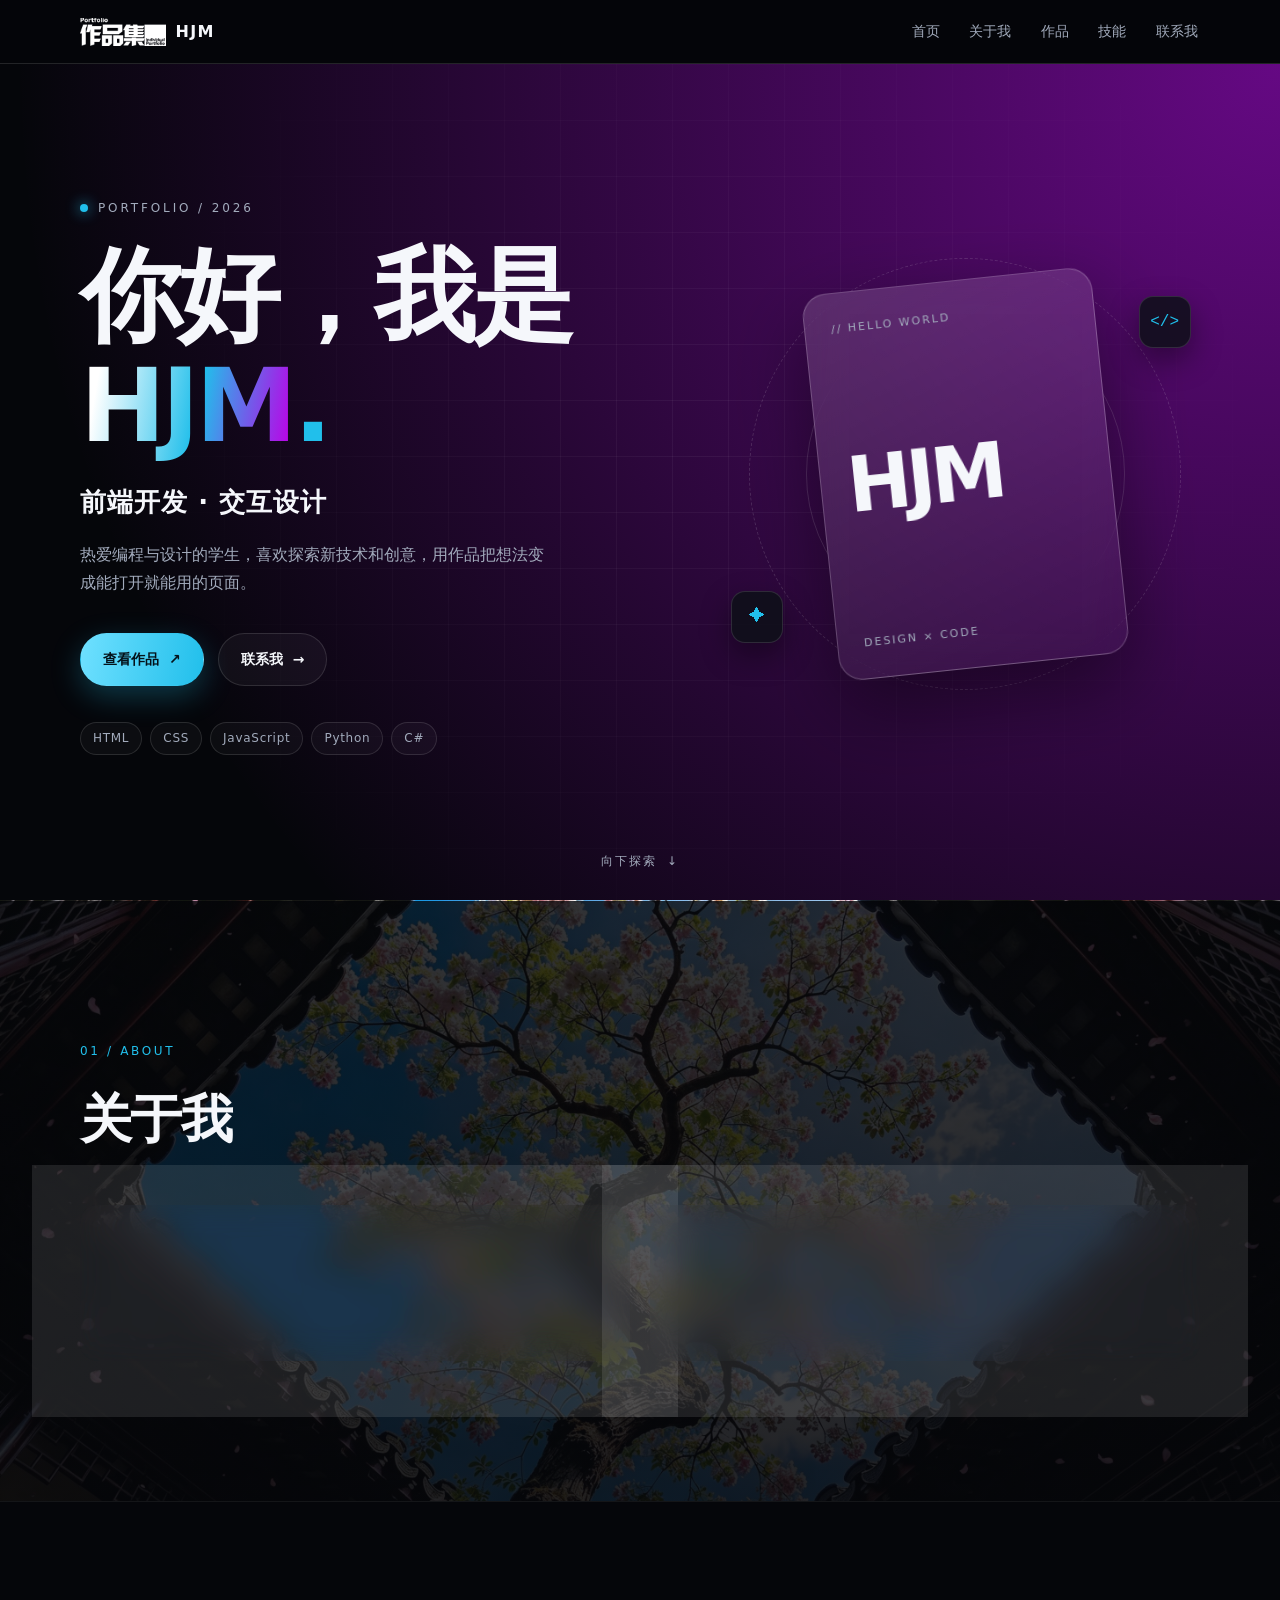
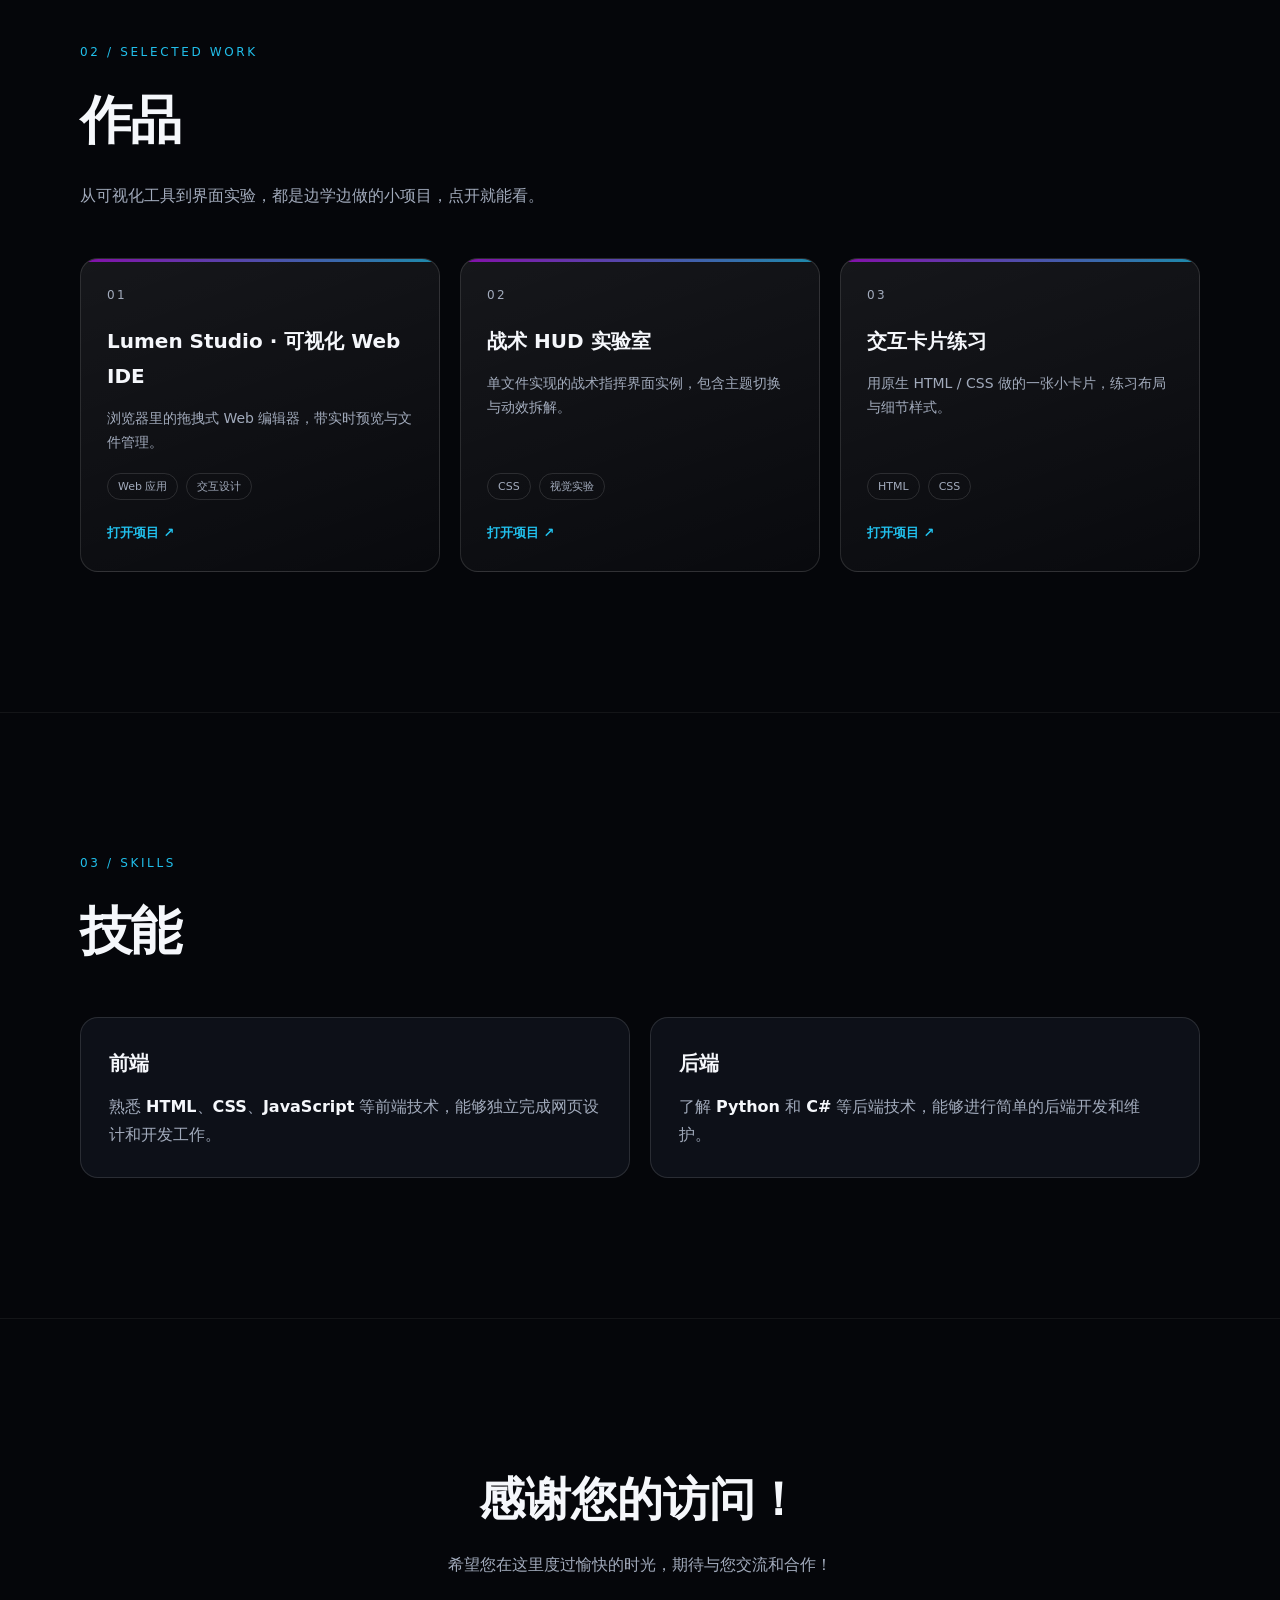
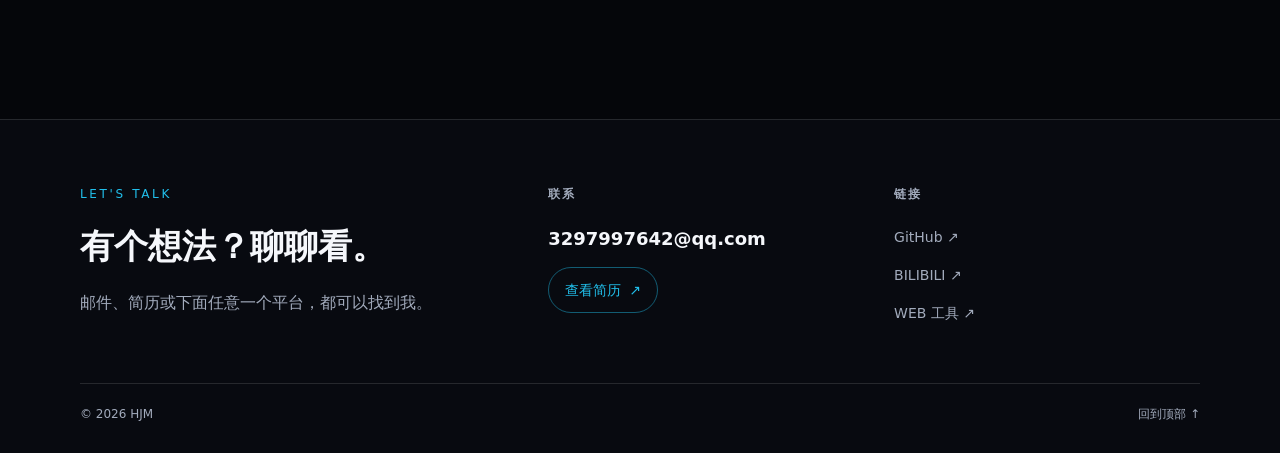
<file: HTML/index.html>
<!DOCTYPE html>
<html lang="zh-CN">

<head>
  <meta charset="UTF-8" />
  <meta name="viewport" content="width=device-width, initial-scale=1.0" />
  <meta name="description" content="HJM 的个人网站：前端开发、交互设计与作品集。" />
  <title>小胡的个人网站 · HJM</title>
  <link rel="icon" href="icon.ico" />
  <link rel="stylesheet" href="index.css" />
</head>

<body>
  <a class="skip-link" href="#main">跳到主要内容</a>

  <header class="dinbu"><!-- 置顶导航栏 -->
    <nav class="navbar" aria-label="主导航">
      <a class="brand" href="#souye">
        <img src="作品集.png" alt="" height="28" />
        <span>HJM</span>
      </a>
      <ul class="nav-links">
        <li><a href="#souye">首页</a></li>
        <li><a href="#guanyu">关于我</a></li>
        <li><a href="#zuopin">作品</a></li>
        <li><a href="#skills">技能</a></li>
        <li><a href="#dibulan">联系我</a></li>
      </ul>
    </nav>
  </header>

  <main id="main"><!-- 主体内容 -->

    <section id="souye" class="hero glow" aria-labelledby="hero-title"><!-- 首屏 -->
      <div class="hero-inner">
        <div class="hero-copy">
          <p class="eyebrow"><span class="dot" aria-hidden="true"></span>PORTFOLIO / 2026</p>
          <h1 id="hero-title">你好，我是<br /><span class="hero-name">HJM</span><span class="hero-period">.</span></h1>
          <p class="hero-subtitle">前端开发 · 交互设计</p>
          <p class="hero-desc">热爱编程与设计的学生，喜欢探索新技术和创意，用作品把想法变成能打开就能用的页面。</p>
          <div class="hero-actions">
            <a class="btn btn-primary" href="#zuopin">查看作品 <span aria-hidden="true">↗</span></a>
            <a class="btn btn-ghost" href="#dibulan">联系我 <span aria-hidden="true">→</span></a>
          </div>
          <ul class="hero-tags" aria-label="常用技术">
            <li>HTML</li>
            <li>CSS</li>
            <li>JavaScript</li>
            <li>Python</li>
            <li>C#</li>
          </ul>
        </div>

        <div class="hero-visual" aria-hidden="true">
          <div class="orbit orbit-1"></div>
          <div class="orbit orbit-2"></div>
          <div class="visual-card">
            <span class="visual-label">// HELLO WORLD</span>
            <strong>HJM</strong>
            <span class="visual-caption">DESIGN × CODE</span>
          </div>
          <span class="float-chip chip-a">&lt;/&gt;</span>
          <span class="float-chip chip-b">✦</span>
        </div>
      </div>
      <a class="scroll-cue" href="#guanyu">向下探索 <span aria-hidden="true">↓</span></a>
    </section>

    <section id="guanyu" class="section about">
      <div class="container">
        <p class="section-kicker">01 / ABOUT</p>
        <h2 class="section-title">关于我</h2>
        <div class="about-grid">
          <div class="glass">
            <h3>一点介绍</h3>
            <p>我是一名热爱编程和设计的学生，喜欢探索新技术和创意。我希望通过我的作品和项目，展示我的能力和兴趣。</p>
          </div>
          <div class="glass">
            <h3>正在做的事</h3>
            <p>把学到的前端和后端技术做成小项目，一边练习一边记录。<a href="jianli/jiin.html">看看我的介绍页面 →</a></p>
          </div>
        </div>
      </div>
    </section>

    <section id="zuopin" class="section works"><!-- 作品 -->
      <div class="container">
        <p class="section-kicker">02 / SELECTED WORK</p>
        <h2 class="section-title">作品</h2>
        <p class="section-lead">从可视化工具到界面实验，都是边学边做的小项目，点开就能看。</p>
        <div class="work-grid">
          <a class="work-card" href="studio/index.html">
            <span class="work-index">01</span>
            <h3>Lumen Studio · 可视化 Web IDE</h3>
            <p>浏览器里的拖拽式 Web 编辑器，带实时预览与文件管理。</p>
            <ul class="work-tags">
              <li>Web 应用</li>
              <li>交互设计</li>
            </ul>
            <span class="work-link">打开项目 <span aria-hidden="true">↗</span></span>
          </a>
          <a class="work-card" href="../10_实例_战术HUD实验室.html">
            <span class="work-index">02</span>
            <h3>战术 HUD 实验室</h3>
            <p>单文件实现的战术指挥界面实例，包含主题切换与动效拆解。</p>
            <ul class="work-tags">
              <li>CSS</li>
              <li>视觉实验</li>
            </ul>
            <span class="work-link">打开项目 <span aria-hidden="true">↗</span></span>
          </a>
          <a class="work-card" href="kad.html">
            <span class="work-index">03</span>
            <h3>交互卡片练习</h3>
            <p>用原生 HTML / CSS 做的一张小卡片，练习布局与细节样式。</p>
            <ul class="work-tags">
              <li>HTML</li>
              <li>CSS</li>
            </ul>
            <span class="work-link">打开项目 <span aria-hidden="true">↗</span></span>
          </a>
        </div>
      </div>
    </section>

    <section id="skills" class="section skills">
      <div class="container">
        <p class="section-kicker">03 / SKILLS</p>
        <h2 class="section-title">技能</h2>
        <div class="skill-grid">
          <div class="skill-card">
            <h3>前端</h3>
            <p>熟悉 <em>HTML</em>、<em>CSS</em>、<em>JavaScript</em> 等前端技术，能够独立完成网页设计和开发工作。</p>
          </div>
          <div class="skill-card">
            <h3>后端</h3>
            <p>了解 <em>Python</em> 和 <em>C#</em> 等后端技术，能够进行简单的后端开发和维护。</p>
          </div>
        </div>
      </div>
    </section>

    <section class="section closing">
      <div class="container">
        <h2>感谢您的访问！</h2>
        <p>希望您在这里度过愉快的时光，期待与您交流和合作！</p>
      </div>
    </section>

  </main>

  <footer id="dibulan" class="site-footer"><!-- 页脚 -->
    <div class="container footer-inner">
      <div class="footer-brand">
        <p class="footer-kicker">LET'S TALK</p>
        <h2>有个想法？聊聊看。</h2>
        <p>邮件、简历或下面任意一个平台，都可以找到我。</p>
      </div>
      <div class="footer-col">
        <h3>联系</h3>
        <a class="footer-email" href="mailto:3297997642@qq.com">3297997642@qq.com</a>
        <a class="footer-resume" href="jianli/jiin.html">查看简历 <span aria-hidden="true">↗</span></a>
      </div>
      <div class="footer-col">
        <h3>链接</h3>
        <ul class="footer-links">
          <li><a href="https://github.com/HHZZMD" target="_blank" rel="noopener noreferrer">GitHub ↗</a></li>
          <li><a href="https://space.bilibili.com/498112090?spm_id_from=333.337.0.0" target="_blank" rel="noopener noreferrer">BILIBILI ↗</a></li>
          <li><a href="studio/index.html">WEB 工具 ↗</a></li>
        </ul>
      </div>
    </div>
    <div class="container footer-bottom">
      <span>© 2026 HJM</span>
      <a href="#souye">回到顶部 ↑</a>
    </div>
  </footer>

</body>

</html>
</file>
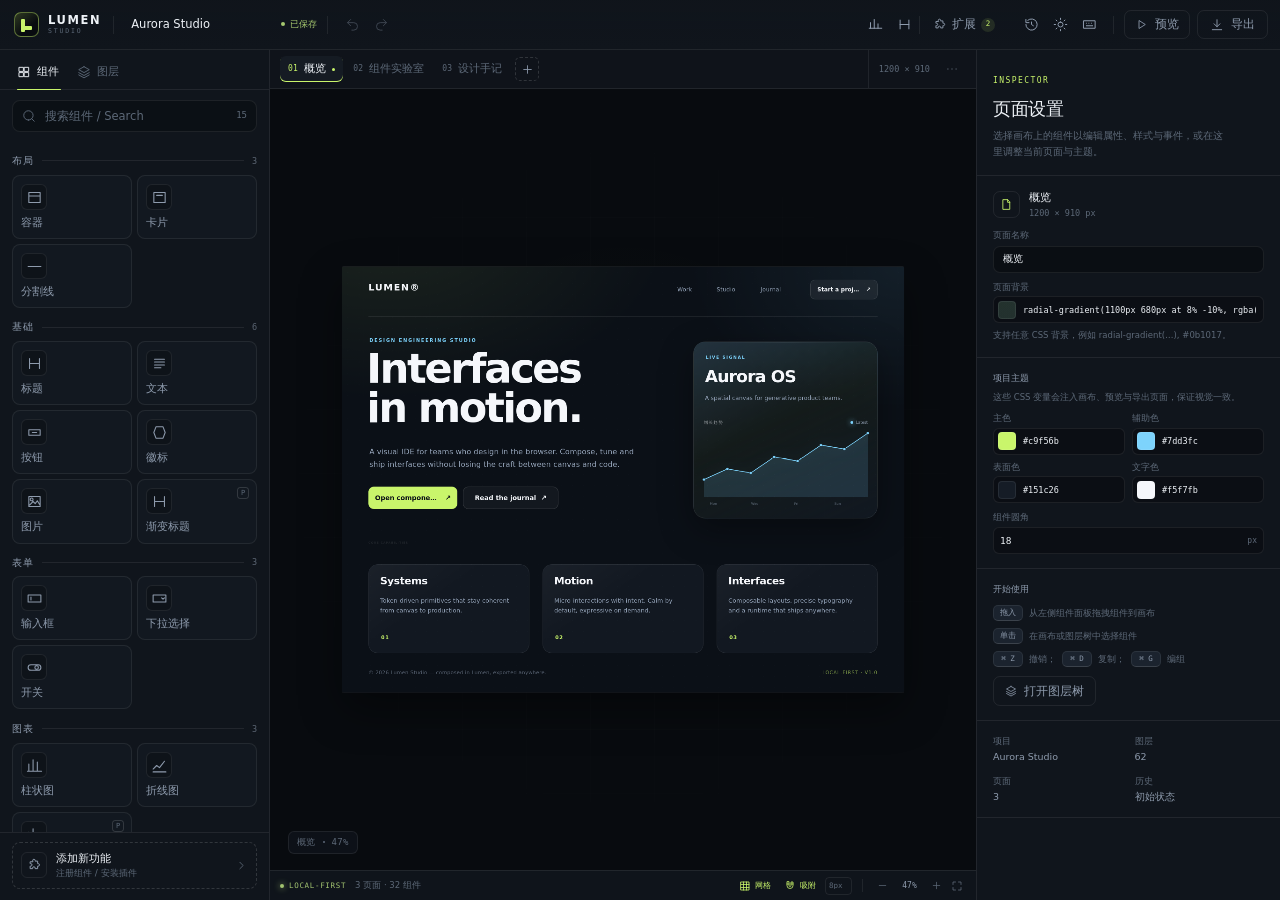
<file: HTML/studio/index.html>
<!doctype html>
<html lang="zh-CN" data-app-theme="dark">
  <head>
    <meta charset="UTF-8" />
    <meta name="viewport" content="width=device-width, initial-scale=1.0" />
    <meta name="description" content="Lumen Studio — 可视化拖拽 Web IDE" />
    <meta name="color-scheme" content="dark light" />
    <title>Lumen Studio · 可视化 Web IDE</title>
    <link
      rel="icon"
      href="data:image/svg+xml,%3Csvg xmlns='http://www.w3.org/2000/svg' viewBox='0 0 64 64'%3E%3Crect width='64' height='64' rx='16' fill='%230b0d12'/%3E%3Cpath d='M18 46V18h9v20h19v8z' fill='%23c9f56b'/%3E%3C/svg%3E"
    />
    <script type="module" crossorigin src="./assets/index-BhV6qf4E.js"></script>
    <link rel="stylesheet" crossorigin href="./assets/index-Bhg8rbua.css">
  </head>
  <body>
    <style>html,body{color:#eef2f7;background:#080b0f;margin:0;font-family:Inter,SF Pro Text,PingFang SC,Microsoft YaHei,system-ui,sans-serif}.boot{color:#5d6978;letter-spacing:.12em;text-transform:uppercase;justify-content:center;align-items:center;gap:10px;width:100vw;height:100vh;font-size:11px;display:flex}.boot__mark{color:#c9f56b;letter-spacing:0;background:#c9f56b14;border:1px solid #c9f56b52;border-radius:7px;place-items:center;width:26px;height:26px;font-family:ui-monospace,monospace;font-size:12px;font-weight:700;display:grid}</style>
    <div id="app">
      <div class="boot" aria-hidden="true">
        <span class="boot__mark">L</span>
        <span>Opening Lumen Studio</span>
      </div>
    </div>
  </body>
</html>
</file>
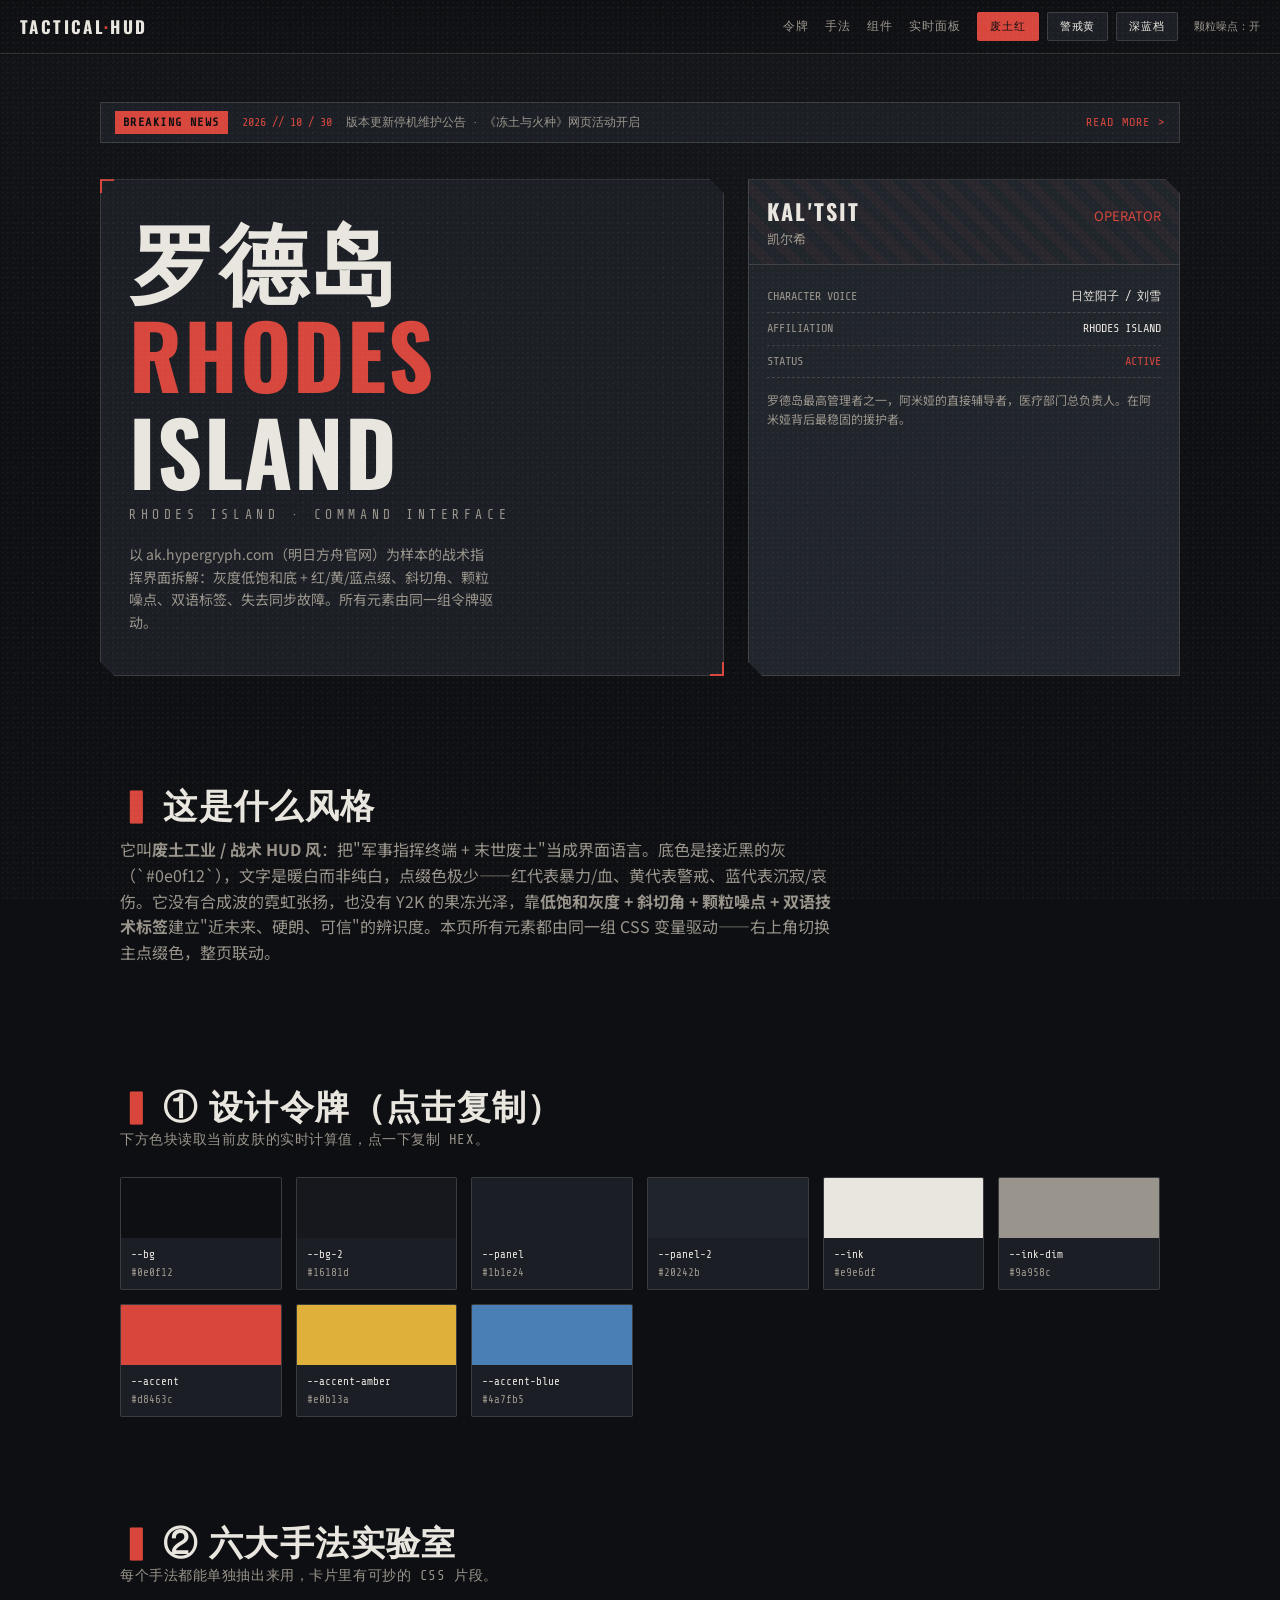
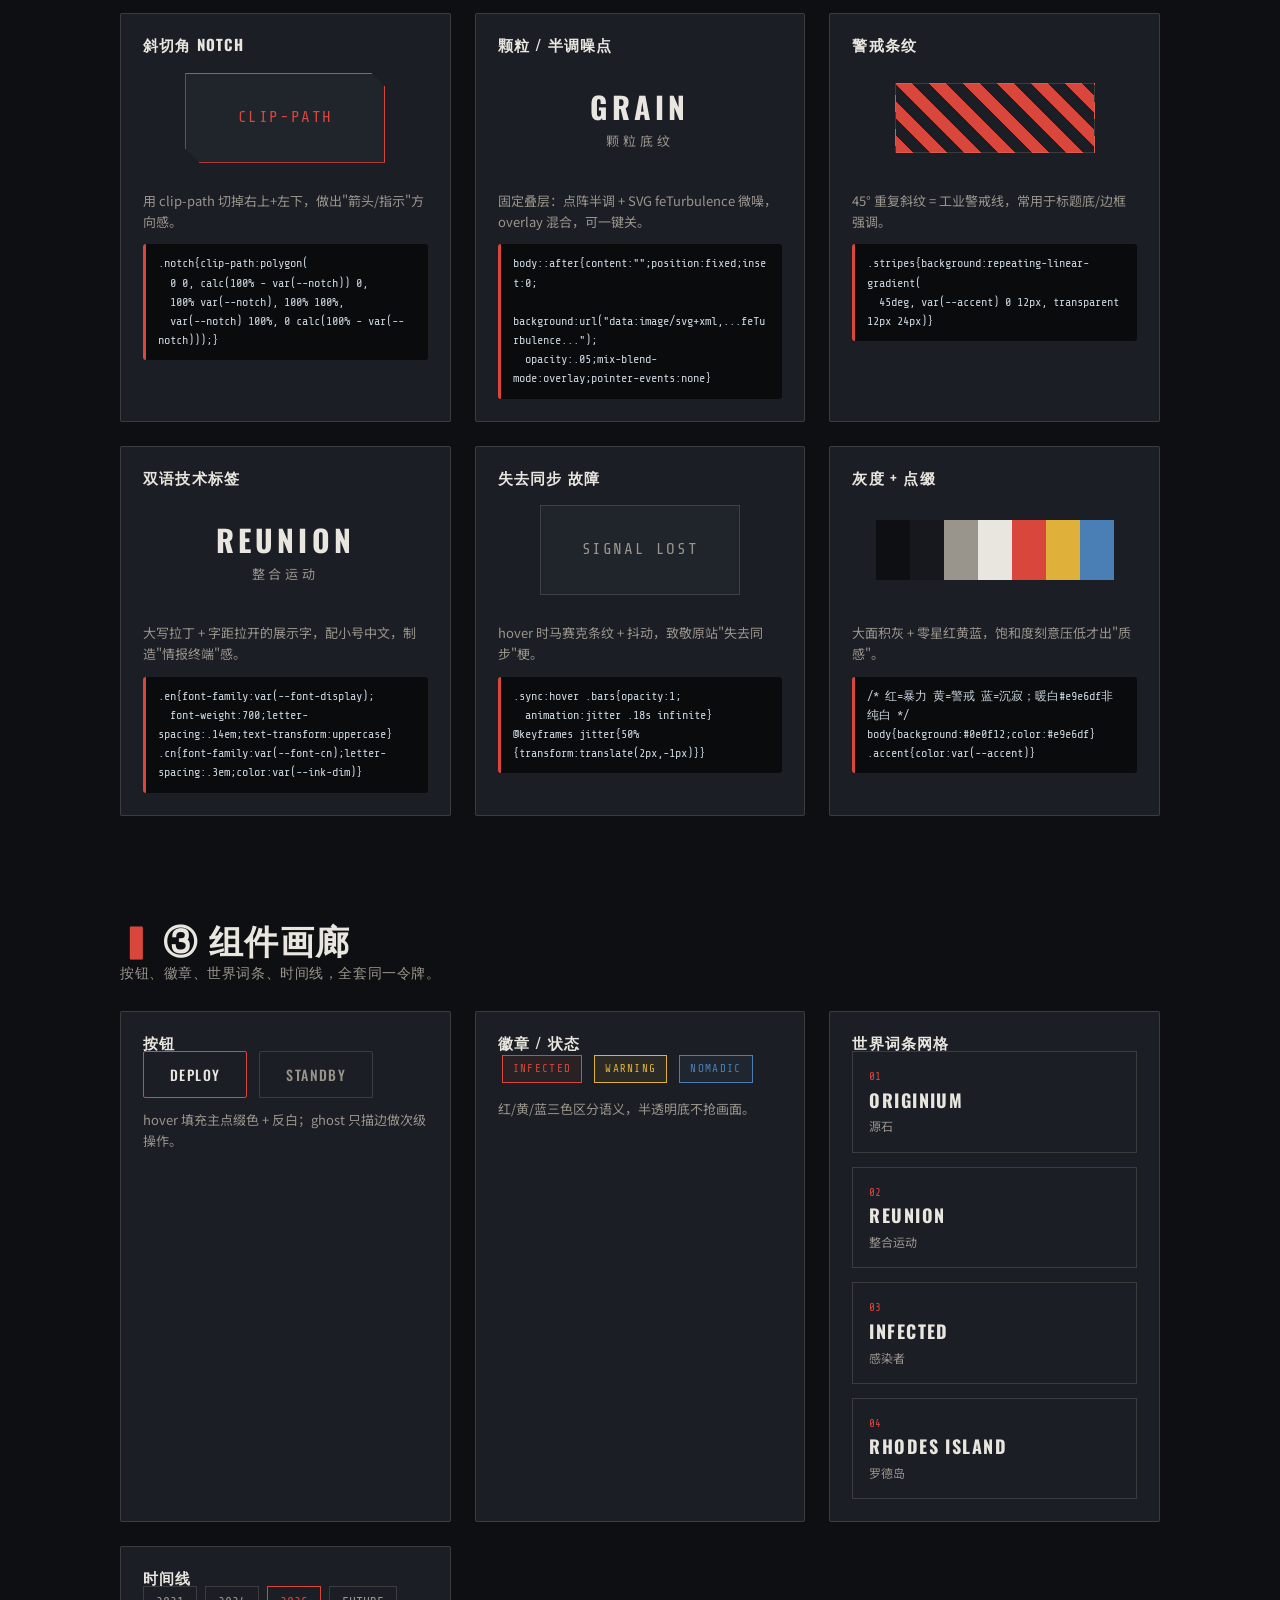
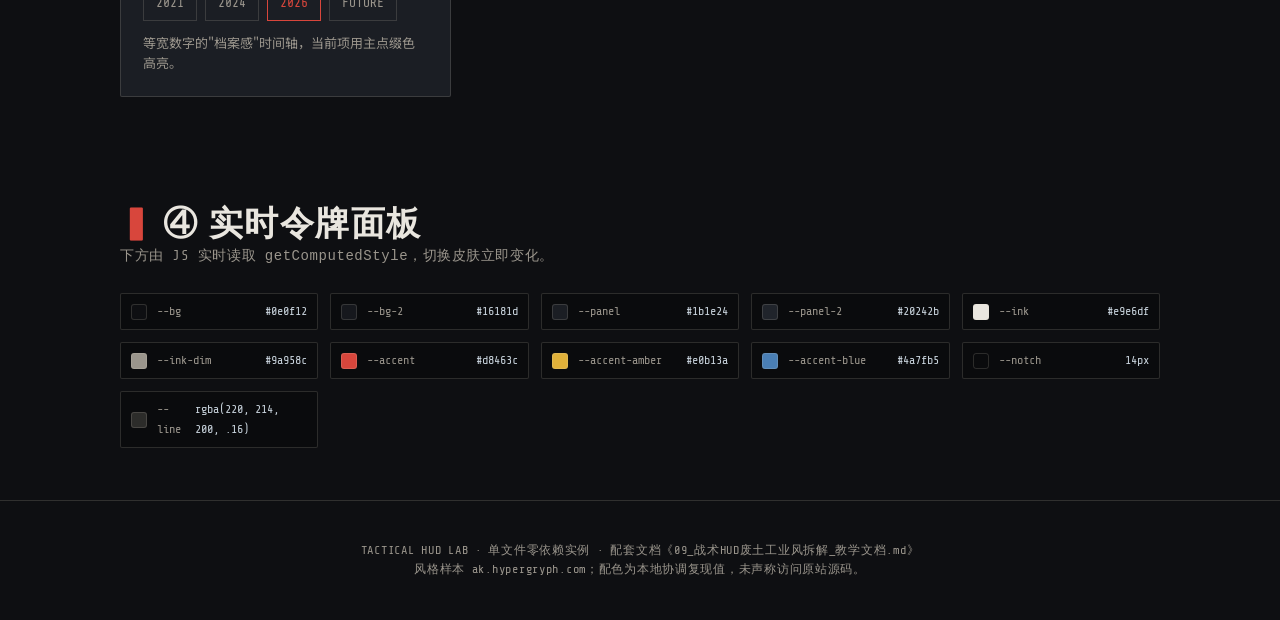
<file: 10_实例_战术HUD实验室.html>
<!DOCTYPE html>
<html lang="zh-CN" data-theme="wasteland">

<head>
  <meta charset="UTF-8">
  <meta name="viewport" content="width=device-width, initial-scale=1.0">
  <title>TACTICAL HUD LAB · 战术指挥界面实验室</title>
  <link rel="preconnect" href="https://fonts.googleapis.com">
  <link rel="preconnect" href="https://fonts.gstatic.com" crossorigin>
  <link
    href="https://fonts.googleapis.com/css2?family=Oswald:wght@400;500;700&family=Share+Tech+Mono&family=Noto+Sans+SC:wght@400;500;700&display=swap"
    rel="stylesheet">
  <style>
    /* ============================================================
   战术 HUD / 废土工业风实验室 · 单文件实例
   以 ak.hypergryph.com（明日方舟官网）为拆解样本
   令牌驱动：切皮肤 = 改主点缀色，全站联动
   ============================================================ */

    :root {
      --bg: #0e0f12;
      --bg-2: #16181d;
      --panel: #1b1e24;
      --panel-2: #20242b;
      --ink: #e9e6df;
      /* 暖白，不是纯白 */
      --ink-dim: #9a958c;
      /* 暖灰 */
      --line: rgba(220, 214, 200, .16);
      --grid-line: rgba(220, 214, 200, .07);
      --accent: #d8463c;
      /* 主点缀：罗德岛红 */
      --accent-amber: #e0b13a;
      --accent-blue: #4a7fb5;
      --notch: 14px;
      /* 斜切角尺寸 */
      --font-display: 'Oswald', 'Archivo Narrow', 'Arial Narrow', sans-serif;
      --font-mono: 'Share Tech Mono', ui-monospace, 'Cascadia Code', monospace;
      --font-cn: 'Noto Sans SC', 'PingFang SC', 'Microsoft YaHei', sans-serif;
      --radius: 2px;
      --gap: 24px;
      --t-fast: .15s;
      --t-med: .35s;
    }

    /* 皮肤二：警戒黄（amber 主导） */
    [data-theme="alert"] {
      --accent: #e0b13a;
      --accent-amber: #e0b13a;
      --accent-blue: #4a7fb5;
      --line: rgba(224, 177, 58, .22);
      --grid-line: rgba(224, 177, 58, .08);
    }

    /* 皮肤三：深蓝档案（blue 主导） */
    [data-theme="abyss"] {
      --accent: #4a7fb5;
      --accent-amber: #e0b13a;
      --accent-blue: #4a7fb5;
      --line: rgba(74, 127, 181, .24);
      --grid-line: rgba(74, 127, 181, .09);
    }

    * {
      box-sizing: border-box;
    }

    html {
      scroll-behavior: smooth;
    }

    body {
      margin: 0;
      font-family: var(--font-cn);
      color: var(--ink);
      background:
        radial-gradient(140% 100% at 50% -10%, var(--bg-2) 0%, var(--bg) 65%) fixed,
        var(--bg);
      line-height: 1.6;
      overflow-x: hidden;
      transition: background var(--t-med), color var(--t-med);
    }

    /* 颗粒 + 半调噪点叠层，可一键关 */
    .fx-grain::before {
      content: "";
      position: fixed;
      inset: 0;
      z-index: 9000;
      pointer-events: none;
      background-image:
        radial-gradient(rgba(233, 230, 223, .05) 1px, transparent 1px),
        radial-gradient(rgba(233, 230, 223, .035) 1px, transparent 1px);
      background-size: 5px 5px, 9px 9px;
      background-position: 0 0, 2px 3px;
      opacity: .9;
    }

    .fx-grain::after {
      content: "";
      position: fixed;
      inset: 0;
      z-index: 8999;
      pointer-events: none;
      background-image: url("data:image/svg+xml,%3Csvg xmlns='http://www.w3.org/2000/svg' width='120' height='120'%3E%3Cfilter id='n'%3E%3CfeTurbulence type='fractalNoise' baseFrequency='0.9' numOctaves='2' stitchTiles='stitch'/%3E%3C/filter%3E%3Crect width='100%25' height='100%25' filter='url(%23n)' opacity='0.5'/%3E%3C/svg%3E");
      opacity: .05;
      mix-blend-mode: overlay;
    }

    body.no-fx::before,
    body.no-fx::after {
      display: none;
    }

    a {
      color: var(--accent);
      text-decoration: none;
    }

    h1,
    h2,
    h3 {
      font-family: var(--font-display);
      letter-spacing: .04em;
      line-height: 1.1;
      margin: 0;
    }

    .wrap {
      max-width: 1080px;
      margin: 0 auto;
      padding: 0 20px;
    }

    /* 斜切角：切右上 + 左下，做出"箭头/指示"方向感 */
    .notch {
      clip-path: polygon(0 0,
          calc(100% - var(--notch)) 0,
          100% var(--notch),
          100% 100%,
          var(--notch) 100%,
          0 calc(100% - var(--notch)));
    }

    /* ===================== 顶部导航 ===================== */
    .nav {
      position: sticky;
      top: 0;
      z-index: 8000;
      display: flex;
      align-items: center;
      gap: 16px;
      flex-wrap: wrap;
      padding: 12px 20px;
      background: linear-gradient(180deg, rgba(14, 15, 18, .95), rgba(14, 15, 18, .6));
      backdrop-filter: blur(8px);
      border-bottom: 1px solid var(--line);
    }

    .nav .brand {
      font-family: var(--font-display);
      font-weight: 700;
      font-size: 17px;
      letter-spacing: .14em;
      color: var(--ink);
      margin-right: auto;
    }

    .nav .brand b {
      color: var(--accent);
    }

    .nav a {
      font-family: var(--font-mono);
      font-size: 12px;
      letter-spacing: .08em;
      color: var(--ink-dim);
    }

    .nav a:hover {
      color: var(--accent);
    }

    .skin-switch {
      display: flex;
      gap: 8px;
    }

    .skin-btn {
      font-family: var(--font-mono);
      font-size: 11px;
      letter-spacing: .08em;
      cursor: pointer;
      padding: 6px 12px;
      color: var(--ink);
      background: var(--panel);
      border: 1px solid var(--line);
      border-radius: var(--radius);
      transition: var(--t-fast);
    }

    .skin-btn:hover {
      border-color: var(--accent);
      color: var(--accent);
    }

    .skin-btn.active {
      background: var(--accent);
      color: #0e0f12;
      border-color: var(--accent);
    }

    .fx-toggle {
      font-family: var(--font-mono);
      font-size: 11px;
      cursor: pointer;
      color: var(--ink-dim);
    }

    .fx-toggle:hover {
      color: var(--accent);
    }

    /* ===================== 英雄区 ===================== */
    .hero {
      position: relative;
      padding: 48px 0 56px;
    }

    /* 顶部新闻滚动条 */
    .ticker {
      display: flex;
      align-items: center;
      gap: 14px;
      flex-wrap: wrap;
      font-family: var(--font-mono);
      font-size: 12px;
      color: var(--ink-dim);
      border: 1px solid var(--line);
      background: var(--panel);
      padding: 8px 14px;
      margin-bottom: 36px;
    }

    .ticker .tag {
      background: var(--accent);
      color: #0e0f12;
      padding: 2px 8px;
      letter-spacing: .12em;
      font-weight: 700;
    }

    .ticker .date {
      color: var(--accent);
    }

    .ticker .more {
      margin-left: auto;
      color: var(--accent);
      letter-spacing: .1em;
    }

    .hero-grid {
      display: grid;
      grid-template-columns: 1.3fr .9fr;
      gap: var(--gap);
      align-items: stretch;
    }

    @media (max-width: 760px) {
      .hero-grid {
        grid-template-columns: 1fr;
      }
    }

    .frame {
      position: relative;
      background: var(--panel);
      border: 1px solid var(--line);
      padding: 28px;
      transition: var(--t-fast);
    }

    .frame:hover {
      border-color: var(--accent);
    }

    .frame .corner {
      position: absolute;
      width: 14px;
      height: 14px;
      border: 2px solid var(--accent);
    }

    .frame .corner.tl {
      top: -1px;
      left: -1px;
      border-right: 0;
      border-bottom: 0;
    }

    .frame .corner.br {
      bottom: -1px;
      right: -1px;
      border-left: 0;
      border-top: 0;
    }

    .hero h1 {
      font-size: clamp(40px, 8vw, 88px);
      font-weight: 700;
      letter-spacing: .02em;
      color: var(--ink);
      text-transform: uppercase;
    }

    .hero h1 b {
      color: var(--accent);
    }

    .hero .en {
      font-family: var(--font-mono);
      color: var(--ink-dim);
      letter-spacing: .35em;
      font-size: 13px;
      margin-top: 6px;
    }

    .hero .desc {
      color: var(--ink-dim);
      margin-top: 18px;
      max-width: 46ch;
      font-size: 14px;
    }

    /* 角色聚焦卡 */
    .spotlight {
      background: var(--panel-2);
      border: 1px solid var(--line);
      padding: 0;
      overflow: hidden;
      display: flex;
      flex-direction: column;
    }

    .spotlight .head {
      display: flex;
      justify-content: space-between;
      align-items: baseline;
      padding: 14px 18px;
      border-bottom: 1px solid var(--line);
      background: repeating-linear-gradient(45deg, transparent 0 10px, rgba(216, 70, 60, .05) 10px 20px);
    }

    .spotlight .codename {
      font-family: var(--font-display);
      font-weight: 700;
      font-size: 22px;
      letter-spacing: .1em;
    }

    .spotlight .cn {
      font-family: var(--font-cn);
      color: var(--ink-dim);
      font-size: 13px;
    }

    .spotlight .body {
      padding: 16px 18px;
      flex: 1;
    }

    .spotlight .row {
      display: flex;
      justify-content: space-between;
      font-family: var(--font-mono);
      font-size: 12px;
      padding: 6px 0;
      border-bottom: 1px dashed var(--line);
    }

    .spotlight .row span:first-child {
      color: var(--ink-dim);
    }

    .spotlight .row span:last-child {
      color: var(--ink);
    }

    .spotlight .bio {
      margin-top: 12px;
      font-size: 12px;
      color: var(--ink-dim);
    }

    /* ===================== 通用区块 ===================== */
    section {
      padding: 52px 0;
      position: relative;
      z-index: 5;
    }

    .sec-title {
      font-size: clamp(22px, 4vw, 34px);
      color: var(--ink);
      text-transform: uppercase;
    }

    .sec-title::before {
      content: "▍";
      color: var(--accent);
      margin-right: 8px;
    }

    .sec-sub {
      color: var(--ink-dim);
      margin: 6px 0 26px;
      font-size: 14px;
      font-family: var(--font-mono);
      letter-spacing: .04em;
    }

    .lead {
      color: var(--ink-dim);
      max-width: 720px;
    }

    .grid-2 {
      display: grid;
      grid-template-columns: repeat(auto-fit, minmax(260px, 1fr));
      gap: var(--gap);
    }

    .panel {
      background: var(--panel);
      border: 1px solid var(--line);
      border-radius: var(--radius);
      padding: 22px;
      transition: var(--t-fast);
    }

    .panel:hover {
      border-color: var(--accent);
    }

    .panel h3 {
      font-size: 15px;
      color: var(--ink);
      text-transform: uppercase;
      letter-spacing: .08em;
    }

    .panel p {
      margin: 8px 0 0;
      color: var(--ink-dim);
      font-size: 13px;
    }

    .code {
      display: block;
      margin-top: 12px;
      padding: 10px 12px;
      background: #0a0b0d;
      border-left: 3px solid var(--accent);
      border-radius: 3px;
      font-family: var(--font-mono);
      font-size: 12px;
      color: #c9d4dd;
      white-space: pre-wrap;
      word-break: break-word;
    }

    /* ===================== 令牌面板 ===================== */
    .swatches {
      display: grid;
      grid-template-columns: repeat(auto-fill, minmax(150px, 1fr));
      gap: 14px;
    }

    .swatch {
      cursor: pointer;
      border-radius: var(--radius);
      overflow: hidden;
      border: 1px solid var(--line);
      background: var(--panel);
      transition: var(--t-fast);
    }

    .swatch:hover {
      border-color: var(--accent);
      transform: translateY(-2px);
    }

    .swatch .chip {
      height: 60px;
    }

    .swatch .meta {
      padding: 8px 10px;
    }

    .swatch .name {
      font-family: var(--font-mono);
      font-size: 11px;
      color: var(--ink);
    }

    .swatch .hex {
      font-family: var(--font-mono);
      font-size: 11px;
      color: var(--ink-dim);
    }

    /* ===================== 手法演示 ===================== */
    .tech {
      min-height: 130px;
      display: flex;
      align-items: center;
      justify-content: center;
    }

    /* 斜切角 demo */
    .notch-box {
      width: 200px;
      height: 90px;
      background: var(--panel-2);
      border: 1px solid var(--accent);
      display: flex;
      align-items: center;
      justify-content: center;
      font-family: var(--font-mono);
      color: var(--accent);
      letter-spacing: .1em;
    }

    /* 警戒条纹 */
    .stripes {
      width: 200px;
      height: 70px;
      background: repeating-linear-gradient(45deg, var(--accent) 0 12px, transparent 12px 24px);
      border: 1px solid var(--line);
    }

    /* 双语标签 */
    .bilang {
      text-align: center;
    }

    .bilang .en {
      font-family: var(--font-display);
      font-weight: 700;
      font-size: 30px;
      letter-spacing: .14em;
      color: var(--ink);
      text-transform: uppercase;
    }

    .bilang .cn {
      font-family: var(--font-cn);
      font-size: 13px;
      color: var(--ink-dim);
      letter-spacing: .3em;
    }

    /* 失去同步 故障块 */
    .sync {
      width: 200px;
      height: 90px;
      background: var(--panel-2);
      border: 1px solid var(--line);
      position: relative;
      overflow: hidden;
      cursor: pointer;
      display: flex;
      align-items: center;
      justify-content: center;
      font-family: var(--font-mono);
      color: var(--ink-dim);
      letter-spacing: .1em;
    }

    .sync .bars {
      position: absolute;
      inset: 0;
      background:
        repeating-linear-gradient(0deg, transparent 0 6px, rgba(216, 70, 60, .18) 6px 8px),
        repeating-linear-gradient(90deg, transparent 0 14px, rgba(74, 127, 181, .12) 14px 16px);
      opacity: 0;
      transition: var(--t-med);
    }

    .sync:hover .bars {
      opacity: 1;
      animation: jitter .18s infinite;
    }

    .sync:hover .lbl {
      color: var(--accent);
    }

    @keyframes jitter {
      0% {
        transform: translate(0, 0);
      }

      25% {
        transform: translate(-2px, 1px);
      }

      50% {
        transform: translate(2px, -1px);
      }

      75% {
        transform: translate(-1px, -1px);
      }

      100% {
        transform: translate(1px, 1px);
      }
    }

    /* 灰度低饱和 调色板 */
    .pal {
      display: flex;
      gap: 0;
    }

    .pal i {
      width: 34px;
      height: 60px;
      display: block;
    }

    /* ===================== 组件画廊 ===================== */
    .btn {
      font-family: var(--font-display);
      font-weight: 500;
      font-size: 14px;
      letter-spacing: .1em;
      text-transform: uppercase;
      cursor: pointer;
      padding: 12px 26px;
      color: var(--ink);
      background: var(--panel);
      border: 1px solid var(--accent);
      border-radius: var(--radius);
      transition: var(--t-fast);
      position: relative;
    }

    .btn:hover {
      background: var(--accent);
      color: #0e0f12;
    }

    .btn:active {
      transform: translateY(1px);
    }

    .btn.ghost {
      border-color: var(--line);
      color: var(--ink-dim);
    }

    .btn.ghost:hover {
      border-color: var(--accent);
      color: var(--accent);
      background: transparent;
    }

    .badge {
      display: inline-block;
      font-family: var(--font-mono);
      font-size: 11px;
      letter-spacing: .12em;
      padding: 4px 10px;
      color: var(--accent);
      border: 1px solid var(--accent);
      background: rgba(216, 70, 60, .08);
      margin: 4px;
    }

    .badge.amber {
      color: var(--accent-amber);
      border-color: var(--accent-amber);
      background: rgba(224, 177, 58, .08);
    }

    .badge.blue {
      color: var(--accent-blue);
      border-color: var(--accent-blue);
      background: rgba(74, 127, 181, .08);
    }

    /* 世界词条网格 */
    .terms {
      display: grid;
      grid-template-columns: repeat(auto-fit, minmax(180px, 1fr));
      gap: 14px;
    }

    .term {
      background: var(--panel);
      border: 1px solid var(--line);
      padding: 16px;
      transition: var(--t-fast);
    }

    .term:hover {
      border-color: var(--accent);
      transform: translateY(-2px);
    }

    .term .en {
      font-family: var(--font-display);
      font-weight: 700;
      font-size: 18px;
      letter-spacing: .08em;
      color: var(--ink);
      text-transform: uppercase;
    }

    .term .cn {
      font-family: var(--font-cn);
      font-size: 12px;
      color: var(--ink-dim);
      margin-top: 2px;
    }

    .term .no {
      font-family: var(--font-mono);
      font-size: 11px;
      color: var(--accent);
    }

    /* 时间线 */
    .timeline {
      display: flex;
      gap: 8px;
      flex-wrap: wrap;
    }

    .timeline .yr {
      font-family: var(--font-mono);
      font-size: 13px;
      padding: 6px 12px;
      border: 1px solid var(--line);
      color: var(--ink-dim);
    }

    .timeline .yr.on {
      border-color: var(--accent);
      color: var(--accent);
    }

    /* ===================== 实时令牌面板 ===================== */
    .live {
      display: grid;
      grid-template-columns: repeat(auto-fill, minmax(180px, 1fr));
      gap: 12px;
      font-family: var(--font-mono);
      font-size: 12px;
    }

    .live .row {
      display: flex;
      align-items: center;
      gap: 10px;
      padding: 8px 10px;
      background: #0a0b0d;
      border: 1px solid var(--line);
      border-radius: var(--radius);
    }

    .live .dot {
      width: 16px;
      height: 16px;
      border-radius: 3px;
      flex: none;
      border: 1px solid var(--line);
    }

    .live .k {
      color: var(--ink-dim);
    }

    .live .v {
      color: #c9d4dd;
      margin-left: auto;
    }

    /* ===================== 页脚 ===================== */
    footer {
      position: relative;
      z-index: 5;
      text-align: center;
      padding: 40px 20px;
      border-top: 1px solid var(--line);
      color: var(--ink-dim);
      font-family: var(--font-mono);
      font-size: 12px;
      letter-spacing: .06em;
    }

    #toast {
      position: fixed;
      left: 50%;
      bottom: 30px;
      transform: translateX(-50%) translateY(20px);
      z-index: 9999;
      background: var(--accent);
      color: #0e0f12;
      padding: 10px 18px;
      border-radius: var(--radius);
      font-family: var(--font-mono);
      font-size: 13px;
      letter-spacing: .05em;
      opacity: 0;
      pointer-events: none;
      transition: var(--t-med);
    }

    #toast.show {
      opacity: 1;
      transform: translateX(-50%) translateY(0);
    }

    @media (prefers-reduced-motion: reduce) {
      html {
        scroll-behavior: auto;
      }

      .sync:hover .bars {
        animation: none;
      }
    }
  </style>
</head>

<body class="fx-grain">

  <!-- ===================== 导航 ===================== -->
  <nav class="nav">
    <div class="brand">TACTICAL<b>·</b>HUD</div>
    <a href="#tokens">令牌</a>
    <a href="#tech">手法</a>
    <a href="#components">组件</a>
    <a href="#live">实时面板</a>
    <div class="skin-switch">
      <button class="skin-btn active" data-skin="wasteland">废土红</button>
      <button class="skin-btn" data-skin="alert">警戒黄</button>
      <button class="skin-btn" data-skin="abyss">深蓝档</button>
    </div>
    <span class="fx-toggle" id="fxToggle">颗粒噪点：开</span>
  </nav>

  <!-- ===================== 英雄区 ===================== -->
  <header class="hero wrap">
    <div class="ticker">
      <span class="tag">BREAKING NEWS</span>
      <span class="date">2026 // 10 / 30</span>
      <span>版本更新停机维护公告 · 《冻土与火种》网页活动开启</span>
      <a class="more" href="#tokens">READ MORE &gt;</a>
    </div>

    <div class="hero-grid">
      <div class="frame notch">
        <span class="corner tl"></span><span class="corner br"></span>
        <h1>罗德岛<br><b>RHODES</b> ISLAND</h1>
        <div class="en">RHODES ISLAND · COMMAND INTERFACE</div>
        <p class="desc">以 ak.hypergryph.com（明日方舟官网）为样本的战术指挥界面拆解：灰度低饱和底 + 红/黄/蓝点缀、斜切角、颗粒噪点、双语标签、失去同步故障。所有元素由同一组令牌驱动。</p>
      </div>

      <div class="spotlight notch">
        <div class="head">
          <div>
            <div class="codename">KAL'TSIT</div>
            <div class="cn">凯尔希</div>
          </div>
          <div class="cn" style="color:var(--accent)">OPERATOR</div>
        </div>
        <div class="body">
          <div class="row"><span>CHARACTER VOICE</span><span>日笠阳子 / 刘雪</span></div>
          <div class="row"><span>AFFILIATION</span><span>RHODES ISLAND</span></div>
          <div class="row"><span>STATUS</span><span style="color:var(--accent)">ACTIVE</span></div>
          <div class="bio">罗德岛最高管理者之一，阿米娅的直接辅导者，医疗部门总负责人。在阿米娅背后最稳固的援护者。</div>
        </div>
      </div>
    </div>
  </header>

  <main class="wrap">

    <!-- 介绍 -->
    <section>
      <h2 class="sec-title">这是什么风格</h2>
      <p class="lead">它叫<strong>废土工业 / 战术 HUD 风</strong>：把"军事指挥终端 +
        末世废土"当成界面语言。底色是接近黑的灰（`#0e0f12`），文字是暖白而非纯白，点缀色极少——红代表暴力/血、黄代表警戒、蓝代表沉寂/哀伤。它没有合成波的霓虹张扬，也没有 Y2K 的果冻光泽，靠<strong>低饱和灰度
          + 斜切角 + 颗粒噪点 + 双语技术标签</strong>建立"近未来、硬朗、可信"的辨识度。本页所有元素都由同一组 CSS 变量驱动——右上角切换主点缀色，整页联动。</p>
    </section>

    <!-- 令牌面板 -->
    <section id="tokens">
      <h2 class="sec-title">① 设计令牌（点击复制）</h2>
      <p class="sec-sub">下方色块读取当前皮肤的实时计算值，点一下复制 HEX。</p>
      <div class="swatches" id="swatches"></div>
    </section>

    <!-- 手法演示 -->
    <section id="tech">
      <h2 class="sec-title">② 六大手法实验室</h2>
      <p class="sec-sub">每个手法都能单独抽出来用，卡片里有可抄的 CSS 片段。</p>
      <div class="grid-2">

        <div class="panel">
          <h3>斜切角 Notch</h3>
          <div class="tech">
            <div class="notch-box notch">CLIP-PATH</div>
          </div>
          <p>用 clip-path 切掉右上+左下，做出"箭头/指示"方向感。</p>
          <code class="code">.notch{clip-path:polygon(
  0 0, calc(100% - var(--notch)) 0,
  100% var(--notch), 100% 100%,
  var(--notch) 100%, 0 calc(100% - var(--notch)));}</code>
        </div>

        <div class="panel">
          <h3>颗粒 / 半调噪点</h3>
          <div class="tech">
            <div class="bilang">
              <div class="en">GRAIN</div>
              <div class="cn">颗粒底纹</div>
            </div>
          </div>
          <p>固定叠层：点阵半调 + SVG feTurbulence 微噪，overlay 混合，可一键关。</p>
          <code class="code">body::after{content:"";position:fixed;inset:0;
  background:url("data:image/svg+xml,...feTurbulence...");
  opacity:.05;mix-blend-mode:overlay;pointer-events:none}</code>
        </div>

        <div class="panel">
          <h3>警戒条纹</h3>
          <div class="tech">
            <div class="stripes"></div>
          </div>
          <p>45° 重复斜纹 = 工业警戒线，常用于标题底/边框强调。</p>
          <code class="code">.stripes{background:repeating-linear-gradient(
  45deg, var(--accent) 0 12px, transparent 12px 24px)}</code>
        </div>

        <div class="panel">
          <h3>双语技术标签</h3>
          <div class="tech">
            <div class="bilang">
              <div class="en">REUNION</div>
              <div class="cn">整合运动</div>
            </div>
          </div>
          <p>大写拉丁 + 字距拉开的展示字，配小号中文，制造"情报终端"感。</p>
          <code class="code">.en{font-family:var(--font-display);
  font-weight:700;letter-spacing:.14em;text-transform:uppercase}
.cn{font-family:var(--font-cn);letter-spacing:.3em;color:var(--ink-dim)}</code>
        </div>

        <div class="panel">
          <h3>失去同步 故障</h3>
          <div class="tech">
            <div class="sync"><span class="bars"></span><span class="lbl">SIGNAL LOST</span></div>
          </div>
          <p>hover 时马赛克条纹 + 抖动，致敬原站"失去同步"梗。</p>
          <code class="code">.sync:hover .bars{opacity:1;
  animation:jitter .18s infinite}
@keyframes jitter{50%{transform:translate(2px,-1px)}}</code>
        </div>

        <div class="panel">
          <h3>灰度 + 点缀</h3>
          <div class="tech">
            <div class="pal">
              <i style="background:#0e0f12"></i><i style="background:#16181d"></i>
              <i style="background:#9a958c"></i><i style="background:#e9e6df"></i>
              <i style="background:var(--accent)"></i><i style="background:var(--accent-amber)"></i>
              <i style="background:var(--accent-blue)"></i>
            </div>
          </div>
          <p>大面积灰 + 零星红黄蓝，饱和度刻意压低才出"质感"。</p>
          <code class="code">/* 红=暴力 黄=警戒 蓝=沉寂；暖白#e9e6df非纯白 */
body{background:#0e0f12;color:#e9e6df}
.accent{color:var(--accent)}</code>
        </div>

      </div>
    </section>

    <!-- 组件画廊 -->
    <section id="components">
      <h2 class="sec-title">③ 组件画廊</h2>
      <p class="sec-sub">按钮、徽章、世界词条、时间线，全套同一令牌。</p>

      <div class="grid-2">
        <div class="panel">
          <h3>按钮</h3>
          <div style="display:flex;gap:12px;flex-wrap:wrap;align-items:center">
            <button class="btn">DEPLOY</button>
            <button class="btn ghost">STANDBY</button>
          </div>
          <p style="margin-top:12px">hover 填充主点缀色 + 反白；ghost 只描边做次级操作。</p>
        </div>

        <div class="panel">
          <h3>徽章 / 状态</h3>
          <div>
            <span class="badge">INFECTED</span>
            <span class="badge amber">WARNING</span>
            <span class="badge blue">NOMADIC</span>
          </div>
          <p style="margin-top:12px">红/黄/蓝三色区分语义，半透明底不抢画面。</p>
        </div>

        <div class="panel">
          <h3>世界词条网格</h3>
          <div class="terms">
            <div class="term">
              <div class="no">01</div>
              <div class="en">Originium</div>
              <div class="cn">源石</div>
            </div>
            <div class="term">
              <div class="no">02</div>
              <div class="en">Reunion</div>
              <div class="cn">整合运动</div>
            </div>
            <div class="term">
              <div class="no">03</div>
              <div class="en">Infected</div>
              <div class="cn">感染者</div>
            </div>
            <div class="term">
              <div class="no">04</div>
              <div class="en">Rhodes Island</div>
              <div class="cn">罗德岛</div>
            </div>
          </div>
        </div>

        <div class="panel">
          <h3>时间线</h3>
          <div class="timeline">
            <span class="yr">2021</span>
            <span class="yr">2024</span>
            <span class="yr on">2026</span>
            <span class="yr">FUTURE</span>
          </div>
          <p style="margin-top:12px">等宽数字的"档案感"时间轴，当前项用主点缀色高亮。</p>
        </div>
      </div>
    </section>

    <!-- 实时令牌面板 -->
    <section id="live">
      <h2 class="sec-title">④ 实时令牌面板</h2>
      <p class="sec-sub">下方由 JS 实时读取 <code>getComputedStyle</code>，切换皮肤立即变化。</p>
      <div class="live" id="livePanel"></div>
    </section>

  </main>

  <footer>
    TACTICAL HUD LAB · 单文件零依赖实例 · 配套文档《09_战术HUD废土工业风拆解_教学文档.md》<br>
    风格样本 ak.hypergryph.com；配色为本地协调复现值，未声称访问原站源码。
  </footer>

  <div id="toast"></div>

  <script>
    "use strict";

    var COLOR_TOKENS = [
      "--bg", "--bg-2", "--panel", "--panel-2", "--ink", "--ink-dim",
      "--accent", "--accent-amber", "--accent-blue"
    ];
    var LIVE_TOKENS = COLOR_TOKENS.concat(["--notch", "--line"]);

    var THEME_LABELS = {
      wasteland: "废土红 Wasteland",
      alert: "警戒黄 Alert",
      abyss: "深蓝档 Abyss"
    };

    function renderSwatches() {
      var root = getComputedStyle(document.documentElement);
      var host = document.getElementById("swatches");
      host.innerHTML = "";
      COLOR_TOKENS.forEach(function (name) {
        var val = root.getPropertyValue(name).trim();
        var el = document.createElement("div");
        el.className = "swatch";
        el.innerHTML =
          '<div class="chip" style="background:' + val + '"></div>' +
          '<div class="meta"><div class="name">' + name + '</div>' +
          '<div class="hex">' + val + '</div></div>';
        el.addEventListener("click", function () { copyText(val); });
        host.appendChild(el);
      });
    }

    function renderLive() {
      var root = getComputedStyle(document.documentElement);
      var host = document.getElementById("livePanel");
      host.innerHTML = "";
      LIVE_TOKENS.forEach(function (name) {
        var val = root.getPropertyValue(name).trim();
        var row = document.createElement("div");
        row.className = "row";
        var isColor = /^(#|rgb|hsl)/.test(val);
        row.innerHTML =
          '<span class="dot" style="background:' + (isColor ? val : 'transparent') + '"></span>' +
          '<span class="k">' + name + '</span>' +
          '<span class="v">' + val + '</span>';
        host.appendChild(row);
      });
    }

    function copyText(text) {
      var done = function () { showToast("已复制 " + text); };
      if (navigator.clipboard && navigator.clipboard.writeText) {
        navigator.clipboard.writeText(text).then(done, fallback);
      } else { fallback(); }
      function fallback() {
        var ta = document.createElement("textarea");
        ta.value = text; document.body.appendChild(ta); ta.select();
        try { document.execCommand("copy"); done(); } catch (e) { showToast("复制失败：" + text); }
        document.body.removeChild(ta);
      }
    }

    var toastTimer = null;
    function showToast(msg) {
      var t = document.getElementById("toast");
      t.textContent = msg; t.classList.add("show");
      clearTimeout(toastTimer);
      toastTimer = setTimeout(function () { t.classList.remove("show"); }, 1600);
    }

    function setSkin(name) {
      document.documentElement.setAttribute("data-theme", name);
      var btns = document.querySelectorAll(".skin-btn");
      btns.forEach(function (b) {
        b.classList.toggle("active", b.getAttribute("data-skin") === name);
      });
      showToast("主点缀：" + (THEME_LABELS[name] || name));
      requestAnimationFrame(function () { renderSwatches(); renderLive(); });
    }

    function toggleFx() {
      var on = document.body.classList.toggle("no-fx");
      document.getElementById("fxToggle").textContent = on ? "颗粒噪点：关" : "颗粒噪点：开";
    }

    document.querySelectorAll(".skin-btn").forEach(function (b) {
      b.addEventListener("click", function () { setSkin(b.getAttribute("data-skin")); });
    });
    document.getElementById("fxToggle").addEventListener("click", toggleFx);

    renderSwatches();
    renderLive();
  </script>
</body>

</html>
</file>
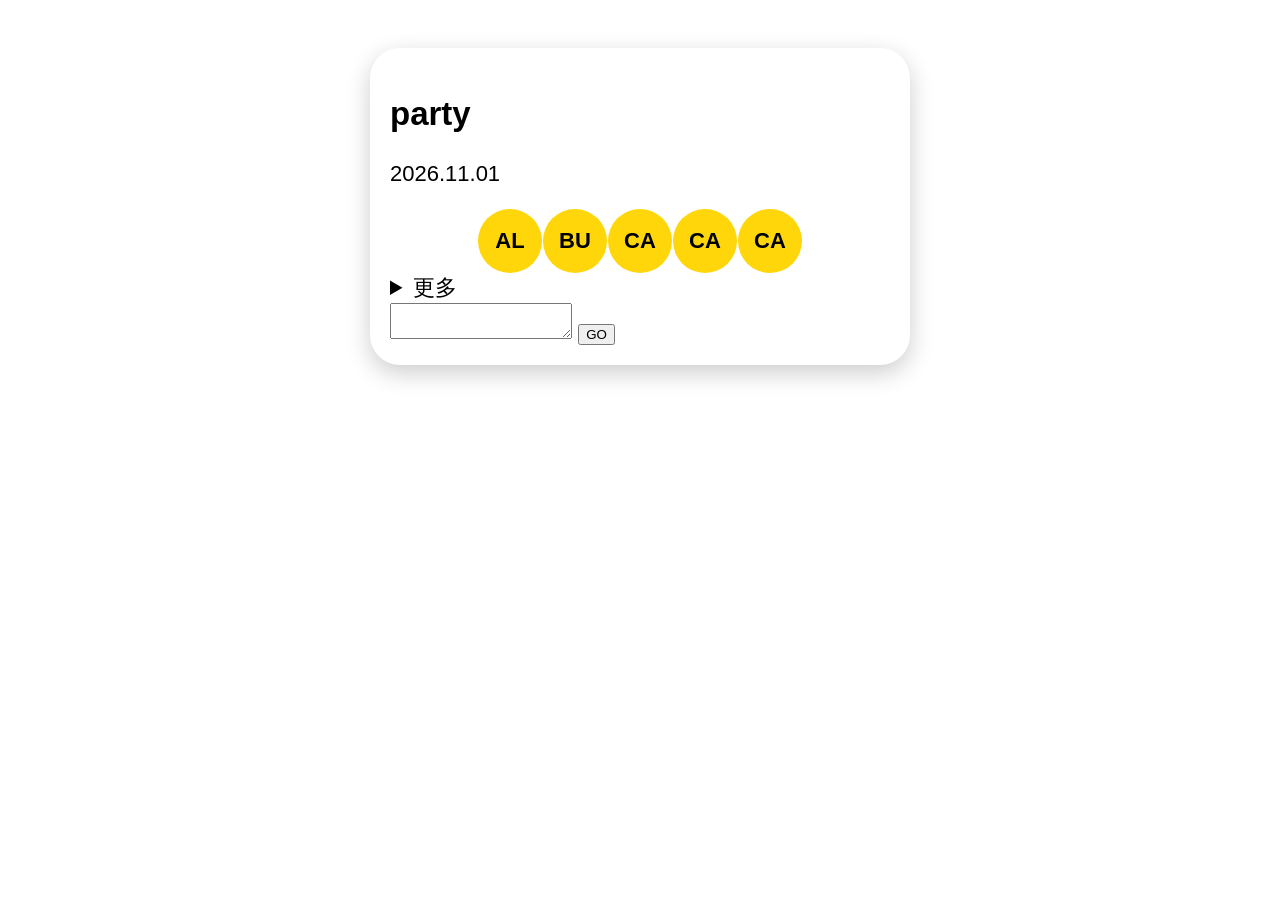
<file: HTML/kad.html>
<!DOCTYPE html>

<html lang="zh-CN">

<head>
    <meta charset="UTF-8" />
    <meta name="viewport" content="width=device-width, initial-scale=1.0" />
    <title>一张卡片</title>
    <link rel="stylesheet" href="kap.css" />
</head>

<body>
    <main class="party">
        <article class="card">
            <header>
                <h1>party</h1>
                <p>2026.11.01</p>


            </header>
            <ul class="re">
                <li><a href="https://github.com/HHZZMD">AL</a></li>
                <li>BU</li>
                <li>CA</li>
                <li>CA</li>
                <li>CA</li>
            </ul>   
            <details>
                <summary>更多</summary>
                <p>这是一个派对的详细信息。</p>
            </details>
            <form>
                <textarea></textarea>
                <button>
                    GO
                </button>
            </form>
        </article>
    </main>
</body>

</html>
</file>
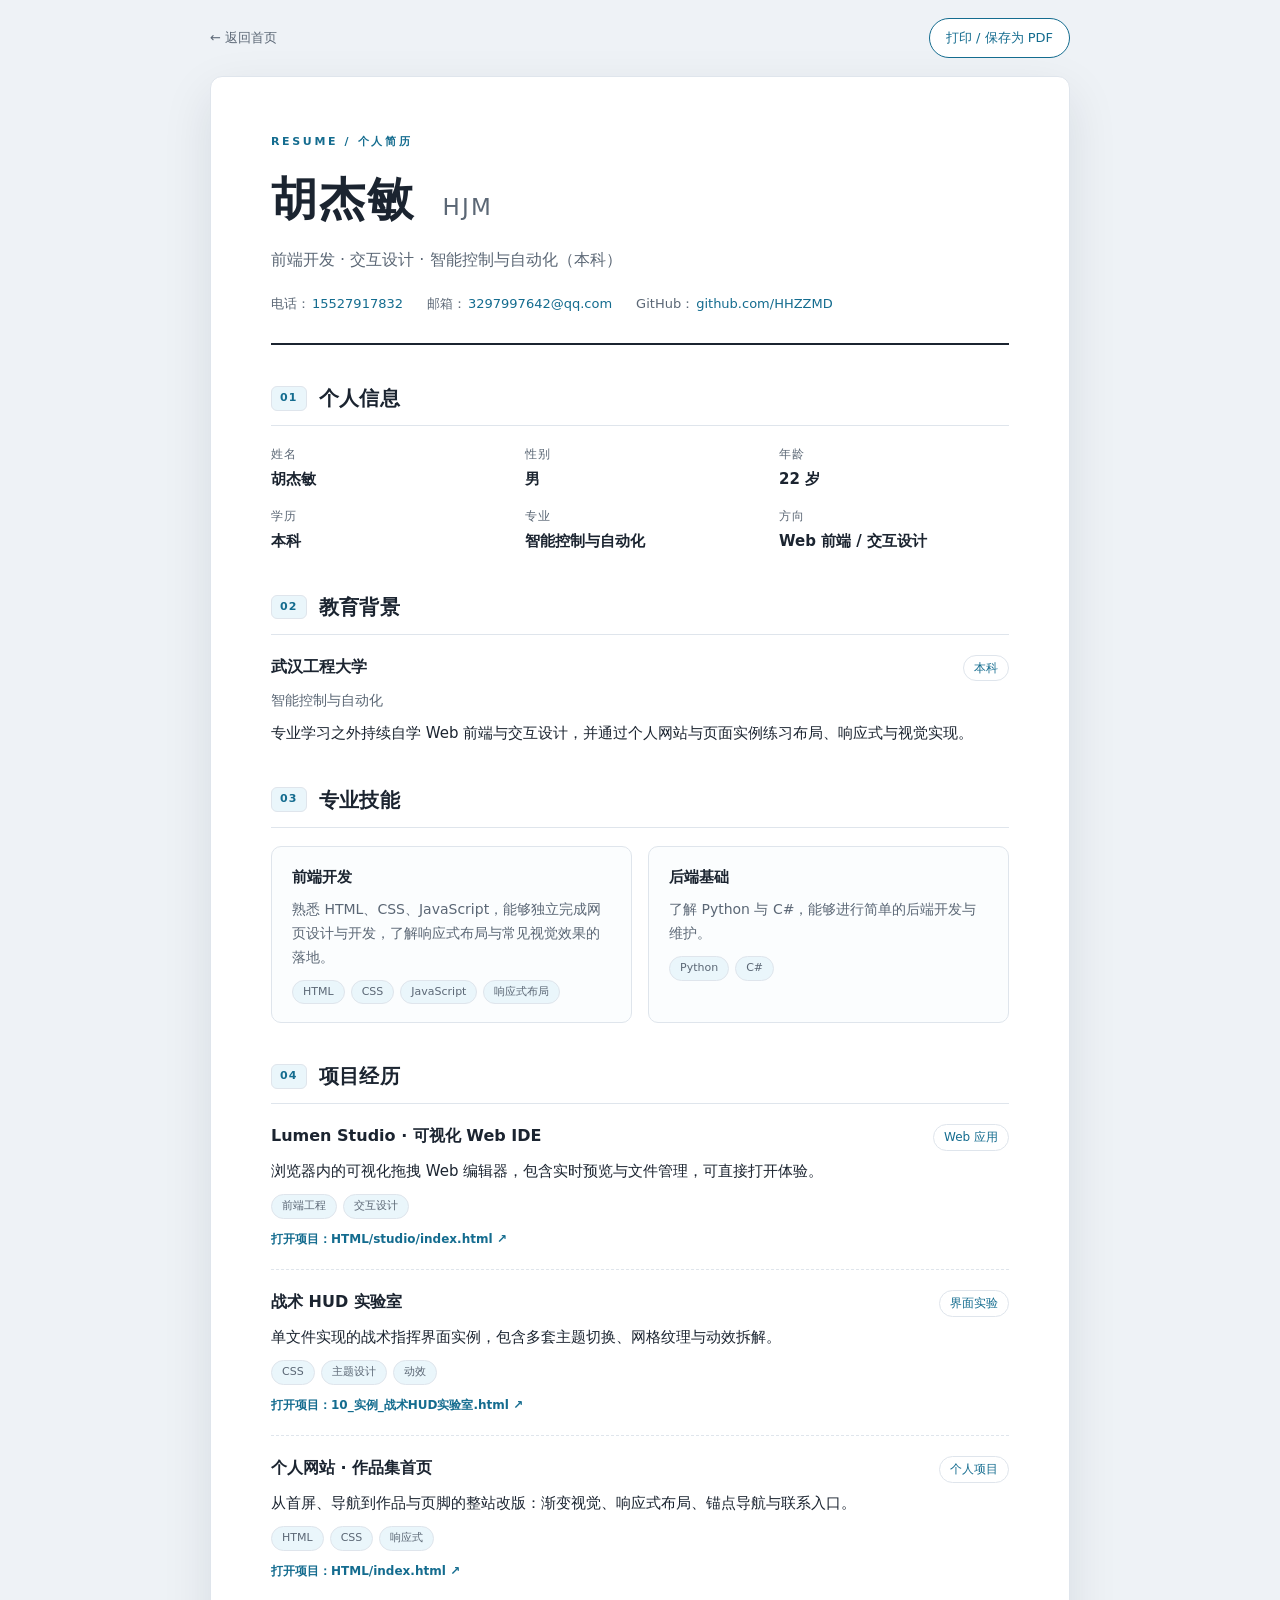
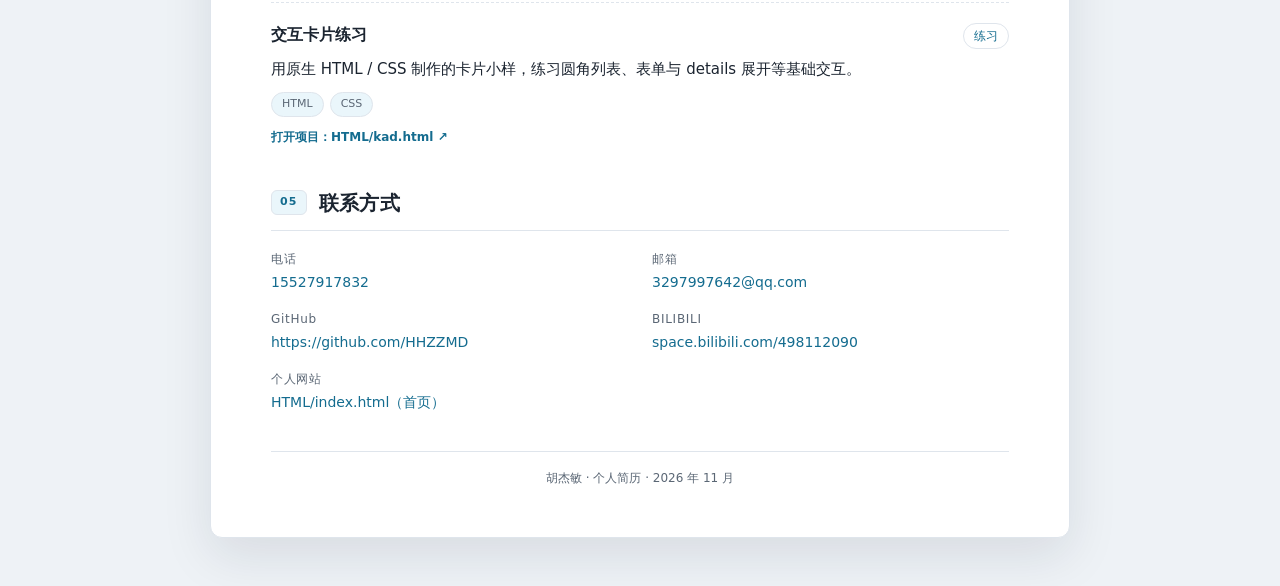
<file: HTML/jianli/jiin.html>
<!DOCTYPE html>
<html lang="zh-CN">

<head>
  <meta charset="UTF-8">
  <meta name="viewport" content="width=device-width, initial-scale=1.0">
  <meta name="description" content="胡杰敏的个人简历：个人信息、教育背景、专业技能、项目经历与联系方式。">
  <title>胡杰敏 · 个人简历</title>
  <link rel="icon" href="../icon.ico">
  <link rel="stylesheet" href="jiin.css">
</head>

<body>
  <div class="toolbar">
    <a class="btn-back" href="../index.html">← 返回首页</a>
    <button class="btn-print" type="button" id="print-btn">打印 / 保存为 PDF</button>
  </div>

  <main class="resume">
    <header class="resume-header">
      <p class="eyebrow">RESUME / 个人简历</p>
      <h1>胡杰敏 <span>HJM</span></h1>
      <p class="tagline">前端开发 · 交互设计 · 智能控制与自动化（本科）</p>
      <ul class="contact-bar">
        <li><span>电话</span><a href="tel:15527917832">15527917832</a></li>
        <li><span>邮箱</span><a href="mailto:3297997642@qq.com">3297997642@qq.com</a></li>
        <li><span>GitHub</span><a href="https://github.com/HHZZMD" target="_blank" rel="noopener noreferrer">github.com/HHZZMD</a></li>
      </ul>
    </header>

    <section class="section">
      <h2><span class="num">01</span>个人信息</h2>
      <dl class="info-grid">
        <div><dt>姓名</dt><dd>胡杰敏</dd></div>
        <div><dt>性别</dt><dd>男</dd></div>
        <div><dt>年龄</dt><dd>22 岁</dd></div>
        <div><dt>学历</dt><dd>本科</dd></div>
        <div><dt>专业</dt><dd>智能控制与自动化</dd></div>
        <div><dt>方向</dt><dd>Web 前端 / 交互设计</dd></div>
      </dl>
    </section>

    <section class="section">
      <h2><span class="num">02</span>教育背景</h2>
      <article class="item">
        <div class="item-head">
          <h3>武汉工程大学</h3>
          <span class="item-meta">本科</span>
        </div>
        <p class="item-sub">智能控制与自动化</p>
        <p>专业学习之外持续自学 Web 前端与交互设计，并通过个人网站与页面实例练习布局、响应式与视觉实现。</p>
      </article>
    </section>

    <section class="section">
      <h2><span class="num">03</span>专业技能</h2>
      <div class="skill-groups">
        <div class="skill-group">
          <h3>前端开发</h3>
          <p>熟悉 HTML、CSS、JavaScript，能够独立完成网页设计与开发，了解响应式布局与常见视觉效果的落地。</p>
          <ul class="tags">
            <li>HTML</li>
            <li>CSS</li>
            <li>JavaScript</li>
            <li>响应式布局</li>
          </ul>
        </div>
        <div class="skill-group">
          <h3>后端基础</h3>
          <p>了解 Python 与 C#，能够进行简单的后端开发与维护。</p>
          <ul class="tags">
            <li>Python</li>
            <li>C#</li>
          </ul>
        </div>
      </div>
    </section>

    <section class="section">
      <h2><span class="num">04</span>项目经历</h2>
      <div class="projects">
        <article class="item">
          <div class="item-head">
            <h3>Lumen Studio · 可视化 Web IDE</h3>
            <span class="item-meta">Web 应用</span>
          </div>
          <p>浏览器内的可视化拖拽 Web 编辑器，包含实时预览与文件管理，可直接打开体验。</p>
          <ul class="tags">
            <li>前端工程</li>
            <li>交互设计</li>
          </ul>
          <a class="item-link" href="../studio/index.html">打开项目：HTML/studio/index.html ↗</a>
        </article>

        <article class="item">
          <div class="item-head">
            <h3>战术 HUD 实验室</h3>
            <span class="item-meta">界面实验</span>
          </div>
          <p>单文件实现的战术指挥界面实例，包含多套主题切换、网格纹理与动效拆解。</p>
          <ul class="tags">
            <li>CSS</li>
            <li>主题设计</li>
            <li>动效</li>
          </ul>
          <a class="item-link" href="../../10_实例_战术HUD实验室.html">打开项目：10_实例_战术HUD实验室.html ↗</a>
        </article>

        <article class="item">
          <div class="item-head">
            <h3>个人网站 · 作品集首页</h3>
            <span class="item-meta">个人项目</span>
          </div>
          <p>从首屏、导航到作品与页脚的整站改版：渐变视觉、响应式布局、锚点导航与联系入口。</p>
          <ul class="tags">
            <li>HTML</li>
            <li>CSS</li>
            <li>响应式</li>
          </ul>
          <a class="item-link" href="../index.html">打开项目：HTML/index.html ↗</a>
        </article>

        <article class="item">
          <div class="item-head">
            <h3>交互卡片练习</h3>
            <span class="item-meta">练习</span>
          </div>
          <p>用原生 HTML / CSS 制作的卡片小样，练习圆角列表、表单与 details 展开等基础交互。</p>
          <ul class="tags">
            <li>HTML</li>
            <li>CSS</li>
          </ul>
          <a class="item-link" href="../kad.html">打开项目：HTML/kad.html ↗</a>
        </article>
      </div>
    </section>

    <section class="section">
      <h2><span class="num">05</span>联系方式</h2>
      <dl class="contact-list">
        <div><dt>电话</dt><dd><a href="tel:15527917832">15527917832</a></dd></div>
        <div><dt>邮箱</dt><dd><a href="mailto:3297997642@qq.com">3297997642@qq.com</a></dd></div>
        <div><dt>GitHub</dt><dd><a href="https://github.com/HHZZMD" target="_blank" rel="noopener noreferrer">https://github.com/HHZZMD</a></dd></div>
        <div><dt>BILIBILI</dt><dd><a href="https://space.bilibili.com/498112090?spm_id_from=333.337.0.0" target="_blank" rel="noopener noreferrer">space.bilibili.com/498112090</a></dd></div>
        <div><dt>个人网站</dt><dd><a href="../index.html">HTML/index.html（首页）</a></dd></div>
      </dl>
    </section>

    <p class="resume-foot">胡杰敏 · 个人简历 · 2026 年 11 月</p>
  </main>

  <script>
    document.getElementById('print-btn').addEventListener('click', () => window.print());
  </script>
</body>

</html>
</file>
<file: HTML/index.css>
:root {
	--bg: #05060a;
	--bg-soft: #0d1018;
	--ink: #f5f7fb;
	--ink-muted: #a2abbc;
	--line: rgba(255, 255, 255, 0.12);
	--accent: #21bfeb;
	--accent-2: #b40be7;
	--radius: 18px;
	--max: 1120px;
	--nav-h: 64px;
}

* {
	box-sizing: border-box;
}

html {
	scroll-behavior: smooth; /* 丝滑跳转 */
}

body {
	margin: 0;
	background-color: var(--bg);
	color: var(--ink);
	line-height: 1.75;
	min-height: 100svh;
	font-family: "PingFang SC", "Microsoft YaHei", system-ui, -apple-system, sans-serif;
}

img {
	display: block;
	max-width: 100%;
}

a {
	color: inherit;
	text-decoration: none;
	transition: color 0.2s ease;
}

a:hover {
	color: var(--accent);
}

:focus-visible {
	outline: 2px solid var(--accent);
	outline-offset: 3px;
}

section[id],
footer[id] {
	scroll-margin-top: var(--nav-h); /* 锚点跳转时避开吸顶导航 */
}

.container {
	width: min(100% - 48px, var(--max));
	margin-inline: auto;
}

.skip-link {
	position: absolute;
	left: -9999px;
	top: 0;
	z-index: 2000;
	padding: 10px 16px;
	background: var(--accent);
	color: #04121a;
}

.skip-link:focus {
	left: 12px;
	top: 12px;
}

/* 导航栏 -------------------------------------------------- */
.dinbu {
	position: sticky;
	top: 0;
	z-index: 1000;
	height: var(--nav-h);
	background: rgba(5, 6, 10, 0.72);
	backdrop-filter: blur(18px);
	-webkit-backdrop-filter: blur(18px);
	border-bottom: 1px solid var(--line);
}

.navbar {
	display: flex;
	align-items: center;
	justify-content: space-between;
	gap: 24px;
	width: min(100% - 48px, var(--max));
	height: 100%;
	margin-inline: auto;
}

.brand {
	display: inline-flex;
	align-items: center;
	gap: 10px;
	font-weight: 700;
	letter-spacing: 0.08em;
}

.brand img {
	height: 28px;
	width: auto;
}

.nav-links {
	display: flex;
	align-items: center;
	gap: clamp(12px, 2vw, 28px);
	margin: 0;
	padding: 0;
	list-style: none;
}

.nav-links a {
	position: relative;
	display: inline-block;
	padding: 6px 2px;
	font-size: 14px;
	color: var(--ink-muted);
}

.nav-links a::after {
	content: "";
	position: absolute;
	left: 0;
	right: 0;
	bottom: 0;
	height: 2px;
	background: linear-gradient(90deg, var(--accent-2), var(--accent));
	transform: scaleX(0);
	transform-origin: left;
	transition: transform 0.25s ease;
}

.nav-links a:hover,
.nav-links a:focus-visible {
	color: var(--ink);
}

.nav-links a:hover::after,
.nav-links a:focus-visible::after {
	transform: scaleX(1);
}

/* 首屏 ---------------------------------------------------- */
.hero {
	position: relative;
	isolation: isolate;
	display: grid;
	align-items: center;
	min-height: calc(100svh - var(--nav-h));
	padding: 80px 0 96px;
	overflow: hidden;
}

.hero::before {
	content: "";
	position: absolute;
	inset: 0;
	z-index: 0;
	pointer-events: none;
	background-image:
		linear-gradient(rgba(255, 255, 255, 0.05) 1px, transparent 1px),
		linear-gradient(90deg, rgba(255, 255, 255, 0.05) 1px, transparent 1px);
	background-size: 56px 56px;
	mask-image: radial-gradient(circle at 55% 45%, #000 0%, transparent 72%);
	-webkit-mask-image: radial-gradient(circle at 55% 45%, #000 0%, transparent 72%);
}

/* 渐变背景 glow */
.glow {
	background:
		radial-gradient(circle at 50% 0%, rgba(180, 11, 231, 0.55), transparent 60%),
		radial-gradient(circle at 90% 100%, rgba(61, 191, 231, 0.45), transparent 45%),
		var(--bg);
	background-size: 200% 200%, 200% 200%, 100% 100%;
	animation: glowFloat 12s ease-in-out infinite alternate;
}

@keyframes glowFloat {
	0% {
		background-position: 0% 0%, 100% 100%, 0 0;
	}
	100% {
		background-position: 100% 100%, 0% 0%, 0 0;
	}
}

.hero-inner {
	position: relative;
	z-index: 1;
	display: grid;
	grid-template-columns: minmax(0, 1.1fr) minmax(0, 0.9fr);
	align-items: center;
	gap: clamp(32px, 6vw, 88px);
	width: min(100% - 48px, var(--max));
	margin-inline: auto;
}

.eyebrow {
	display: inline-flex;
	align-items: center;
	gap: 10px;
	margin: 0 0 22px;
	font-size: 12px;
	letter-spacing: 0.24em;
	color: var(--ink-muted);
}

.eyebrow .dot {
	width: 8px;
	height: 8px;
	border-radius: 50%;
	background: var(--accent);
	box-shadow: 0 0 14px var(--accent);
}

.hero h1 {
	margin: 0;
	font-size: clamp(48px, 8vw, 104px);
	font-weight: 800;
	line-height: 1.08;
	letter-spacing: -0.04em;
}

.hero-name {
	background: linear-gradient(100deg, #ffffff 10%, var(--accent) 55%, var(--accent-2) 95%);
	background-clip: text;
	-webkit-background-clip: text;
	color: transparent;
}

.hero-period {
	color: var(--accent);
}

.hero-subtitle {
	margin: 18px 0 0;
	font-size: clamp(18px, 2.4vw, 26px);
	font-weight: 600;
	letter-spacing: 0.04em;
}

.hero-desc {
	max-width: 46ch;
	margin: 16px 0 0;
	color: var(--ink-muted);
}

.hero-actions {
	display: flex;
	flex-wrap: wrap;
	gap: 14px;
	margin-top: 36px;
}

.btn {
	display: inline-flex;
	align-items: center;
	gap: 10px;
	padding: 13px 22px;
	border: 1px solid transparent;
	border-radius: 999px;
	font-size: 14px;
	font-weight: 600;
	transition: transform 0.2s ease, box-shadow 0.2s ease, background-color 0.2s ease;
}

.btn:hover {
	transform: translateY(-2px);
}

.btn-primary {
	background: linear-gradient(100deg, #6fe0ff, var(--accent));
	color: #04121a;
	box-shadow: 0 10px 30px rgba(33, 191, 235, 0.28);
}

.btn-primary:hover {
	color: #04121a;
	box-shadow: 0 16px 38px rgba(33, 191, 235, 0.4);
}

.btn-ghost {
	border-color: var(--line);
	background: rgba(255, 255, 255, 0.04);
	color: var(--ink);
}

.btn-ghost:hover {
	border-color: var(--accent);
	background: rgba(33, 191, 235, 0.1);
	color: var(--ink);
}

.hero-tags {
	display: flex;
	flex-wrap: wrap;
	gap: 8px;
	margin: 36px 0 0;
	padding: 0;
	list-style: none;
}

.hero-tags li {
	padding: 5px 12px;
	border: 1px solid var(--line);
	border-radius: 999px;
	background: rgba(255, 255, 255, 0.03);
	font-size: 12px;
	letter-spacing: 0.06em;
	color: var(--ink-muted);
}

/* 首屏右侧视觉 */
.hero-visual {
	position: relative;
	display: grid;
	place-items: center;
	aspect-ratio: 1 / 1;
}

.orbit {
	position: absolute;
	border: 1px solid rgba(255, 255, 255, 0.14);
	border-radius: 50%;
}

.orbit-1 {
	inset: 4%;
	border-style: dashed;
	animation: spin 26s linear infinite;
}

.orbit-2 {
	inset: 16%;
	animation: spin 18s linear infinite reverse;
}

.visual-card {
	position: relative;
	display: flex;
	flex-direction: column;
	justify-content: space-between;
	width: 62%;
	aspect-ratio: 3 / 4;
	padding: 26px;
	border: 1px solid rgba(255, 255, 255, 0.22);
	border-radius: 24px;
	background: linear-gradient(160deg, rgba(255, 255, 255, 0.14), rgba(255, 255, 255, 0.03));
	backdrop-filter: blur(20px);
	-webkit-backdrop-filter: blur(20px);
	box-shadow: 0 30px 80px rgba(0, 0, 0, 0.45);
	transform: rotate(-6deg);
}

.visual-card strong {
	font-size: clamp(48px, 6vw, 84px);
	line-height: 1;
	letter-spacing: -0.06em;
}

.visual-label,
.visual-caption {
	font-size: 11px;
	letter-spacing: 0.18em;
	color: var(--ink-muted);
}

.float-chip {
	position: absolute;
	display: grid;
	place-items: center;
	width: 52px;
	height: 52px;
	border: 1px solid var(--line);
	border-radius: 14px;
	background: rgba(13, 16, 24, 0.85);
	box-shadow: 0 12px 30px rgba(0, 0, 0, 0.4);
	font-family: ui-monospace, Consolas, monospace;
	color: var(--accent);
	animation: float 5s ease-in-out infinite;
}

.chip-a {
	top: 12%;
	right: 2%;
}

.chip-b {
	bottom: 14%;
	left: 0;
	animation-delay: -2.5s;
}

.scroll-cue {
	position: absolute;
	z-index: 1;
	left: 50%;
	bottom: 28px;
	display: inline-flex;
	align-items: center;
	gap: 10px;
	transform: translateX(-50%);
	font-size: 12px;
	letter-spacing: 0.16em;
	color: var(--ink-muted);
}

.scroll-cue span {
	animation: bounce 1.8s ease-in-out infinite;
}

.hero-copy > * {
	animation: rise 0.7s ease both;
}

.hero-copy > :nth-child(1) { animation-delay: 0.05s; }
.hero-copy > :nth-child(2) { animation-delay: 0.12s; }
.hero-copy > :nth-child(3) { animation-delay: 0.19s; }
.hero-copy > :nth-child(4) { animation-delay: 0.26s; }
.hero-copy > :nth-child(5) { animation-delay: 0.33s; }
.hero-copy > :nth-child(6) { animation-delay: 0.4s; }

@keyframes rise {
	from { opacity: 0; transform: translateY(18px); }
	to { opacity: 1; transform: none; }
}

@keyframes spin {
	to { transform: rotate(360deg); }
}

@keyframes float {
	0%, 100% { transform: translateY(0); }
	50% { transform: translateY(-12px); }
}

@keyframes bounce {
	0%, 100% { transform: translateY(0); }
	50% { transform: translateY(6px); }
}

/* 通用区块 ------------------------------------------------ */
.section {
	padding: clamp(80px, 12vw, 140px) 0;
	border-top: 1px solid rgba(255, 255, 255, 0.06);
}

.section-kicker {
	margin: 0 0 12px;
	font-size: 12px;
	letter-spacing: 0.22em;
	color: var(--accent);
}

.section-title {
	margin: 0 0 16px;
	font-size: clamp(30px, 4.5vw, 52px);
	letter-spacing: -0.03em;
}

.section-lead {
	max-width: 60ch;
	margin: 0 0 48px;
	color: var(--ink-muted);
}

/* 关于我 */
#guanyu {
	background-image:
		linear-gradient(180deg, rgba(5, 6, 10, 0.82), rgba(5, 6, 10, 0.88)),
		url('A2.jpg');
	background-repeat: no-repeat;
	background-position: center;
	background-size: cover;
}

.about-grid {
	display: grid;
	grid-template-columns: repeat(auto-fit, minmax(280px, 1fr));
	gap: 20px;
	margin-top: 40px;
}

/* 毛玻璃 */
.glass {
	padding: 28px;
	border: 1px solid rgba(255, 255, 255, 0.2);
	border-radius: var(--radius);
	background: rgba(255, 255, 255, 0.1);
	backdrop-filter: blur(16px) saturate(180%);
	-webkit-backdrop-filter: blur(16px) saturate(180%);
	box-shadow: 0 8px 32px rgba(15, 23, 42, 0.28);
}

.glass h3 {
	margin: 0 0 10px;
	font-size: 18px;
}

.glass p {
	margin: 0;
	color: var(--ink);
}

.glass a {
	margin-left: 6px;
	color: var(--accent);
	border-bottom: 1px solid currentColor;
}

/* 作品 */
.work-grid {
	display: grid;
	grid-template-columns: repeat(auto-fit, minmax(270px, 1fr));
	gap: 20px;
}

.work-card {
	position: relative;
	display: flex;
	flex-direction: column;
	gap: 12px;
	padding: 26px;
	border: 1px solid var(--line);
	border-radius: var(--radius);
	background: linear-gradient(160deg, rgba(255, 255, 255, 0.07), rgba(255, 255, 255, 0.02));
	overflow: hidden;
	transition: transform 0.25s ease, border-color 0.25s ease, box-shadow 0.25s ease;
}

.work-card::before {
	content: "";
	position: absolute;
	inset: 0 0 auto;
	height: 3px;
	background: linear-gradient(90deg, var(--accent-2), var(--accent));
	opacity: 0.7;
}

.work-card:hover {
	transform: translateY(-6px);
	border-color: rgba(33, 191, 235, 0.5);
	box-shadow: 0 20px 50px rgba(0, 0, 0, 0.35);
	color: var(--ink);
}

.work-index {
	font-size: 12px;
	letter-spacing: 0.2em;
	color: var(--ink-muted);
}

.work-card h3 {
	margin: 6px 0 0;
	font-size: 20px;
}

.work-card p {
	flex: 1;
	margin: 0;
	font-size: 14px;
	color: var(--ink-muted);
}

.work-tags {
	display: flex;
	flex-wrap: wrap;
	gap: 8px;
	margin: 6px 0 0;
	padding: 0;
	list-style: none;
}

.work-tags li {
	padding: 3px 10px;
	border: 1px solid var(--line);
	border-radius: 999px;
	font-size: 11px;
	color: var(--ink-muted);
}

.work-link {
	margin-top: 10px;
	font-size: 13px;
	font-weight: 600;
	color: var(--accent);
}

/* 技能 */
.skill-grid {
	display: grid;
	grid-template-columns: repeat(auto-fit, minmax(280px, 1fr));
	gap: 20px;
	margin-top: 40px;
}

.skill-card {
	padding: 28px;
	border: 1px solid var(--line);
	border-radius: var(--radius);
	background: var(--bg-soft);
}

.skill-card h3 {
	margin: 0 0 12px;
	font-size: 20px;
}

.skill-card p {
	margin: 0;
	color: var(--ink-muted);
}

.skill-card em {
	font-style: normal;
	font-weight: 600;
	color: var(--ink);
}

.closing {
	text-align: center;
}

.closing h2 {
	margin: 0 0 12px;
	font-size: clamp(28px, 4vw, 46px);
}

.closing p {
	margin: 0;
	color: var(--ink-muted);
}

/* 页脚 ---------------------------------------------------- */
.site-footer {
	padding: 64px 0 28px;
	border-top: 1px solid var(--line);
	background: #080a10;
}

.footer-inner {
	display: grid;
	grid-template-columns: minmax(0, 1.4fr) repeat(2, minmax(0, 1fr));
	align-items: start;
	gap: 40px;
}

.footer-kicker {
	margin: 0 0 12px;
	font-size: 12px;
	letter-spacing: 0.22em;
	color: var(--accent);
}

.footer-brand h2 {
	margin: 0 0 12px;
	font-size: clamp(24px, 3vw, 34px);
}

.footer-brand p:last-child {
	max-width: 36ch;
	margin: 0;
	color: var(--ink-muted);
}

.footer-col {
	display: flex;
	flex-direction: column;
	align-items: flex-start;
	gap: 12px;
}

.footer-col h3 {
	margin: 0 0 6px;
	font-size: 12px;
	letter-spacing: 0.18em;
	color: var(--ink-muted);
}

.footer-email {
	font-size: 18px;
	font-weight: 600;
	word-break: break-all;
}

.footer-resume {
	display: inline-flex;
	align-items: center;
	gap: 8px;
	padding: 10px 16px;
	border: 1px solid rgba(33, 191, 235, 0.45);
	border-radius: 999px;
	font-size: 14px;
	color: var(--accent);
	transition: background-color 0.2s ease, color 0.2s ease;
}

.footer-resume:hover {
	background: rgba(33, 191, 235, 0.12);
	color: var(--accent);
}

.footer-links {
	display: flex;
	flex-direction: column;
	gap: 10px;
	margin: 0;
	padding: 0;
	list-style: none;
}

.footer-links a {
	font-size: 14px;
	color: var(--ink-muted);
}

.footer-links a:hover {
	color: var(--accent);
}

.footer-bottom {
	display: flex;
	align-items: center;
	justify-content: space-between;
	gap: 16px;
	margin-top: 56px;
	padding-top: 20px;
	border-top: 1px solid var(--line);
	font-size: 12px;
	color: var(--ink-muted);
}

/* 响应式 -------------------------------------------------- */
@media (max-width: 900px) {
	.hero-inner {
		grid-template-columns: 1fr;
		gap: 48px;
	}

	.hero-visual {
		width: min(72%, 340px);
		margin-inline: auto;
	}

	.footer-inner {
		grid-template-columns: repeat(2, minmax(0, 1fr));
	}

	.footer-brand {
		grid-column: 1 / -1;
	}
}

@media (max-width: 600px) {
	:root {
		--nav-h: 96px;
	}

	.container,
	.navbar,
	.hero-inner {
		width: min(100% - 32px, var(--max));
	}

	.dinbu {
		height: auto;
	}

	.navbar {
		flex-wrap: wrap;
		justify-content: center;
		gap: 8px 16px;
		padding: 10px 0;
	}

	.nav-links {
		flex-wrap: wrap;
		justify-content: center;
		gap: 6px 14px;
	}

	.nav-links a {
		font-size: 13px;
	}

	.hero {
		padding: 56px 0 88px;
	}

	.hero-copy {
		text-align: center;
	}

	.eyebrow,
	.hero-actions,
	.hero-tags {
		justify-content: center;
	}

	.hero-desc {
		margin-inline: auto;
	}

	.hero-actions .btn {
		flex: 1 1 auto;
		justify-content: center;
	}

	.footer-inner {
		grid-template-columns: 1fr;
		gap: 28px;
	}

	.footer-brand {
		grid-column: auto;
	}

	.footer-bottom {
		flex-direction: column;
		align-items: flex-start;
	}
}

@media (prefers-reduced-motion: reduce) {
	html {
		scroll-behavior: auto;
	}

	*,
	*::before,
	*::after {
		animation-duration: 0.001ms !important;
		animation-iteration-count: 1 !important;
		transition-duration: 0.001ms !important;
	}
}
</file>
<file: HTML/studio/assets/index-Bhg8rbua.css>
.ui-icon[data-v-5c0f5dfe]{flex:none;display:block}.topbar[data-v-21b85fb2]{height:var(--ui-topbar);border-bottom:1px solid var(--ui-border);background:linear-gradient(180deg, color-mix(in srgb, var(--ui-surface) 92%, transparent), var(--ui-surface));z-index:300;flex:none;align-items:center;gap:10px;padding:0 12px 0 14px;display:flex;position:relative;container-type:inline-size}.topbar__brand[data-v-21b85fb2]{flex:none;align-items:center;gap:9px;padding-right:2px;display:flex}.brand-mark{&[data-v-21b85fb2]{border:1px solid color-mix(in srgb, var(--ui-accent) 42%, transparent);background:linear-gradient(140deg, color-mix(in srgb, var(--ui-accent) 20%, transparent), transparent 62%), var(--ui-bg);border-radius:7px;flex:none;width:25px;height:25px;display:block;position:relative;overflow:hidden}& i[data-v-21b85fb2]{background:var(--ui-accent);display:block;position:absolute}& i[data-v-21b85fb2]:first-child{border-radius:1px;width:4px;height:13px;top:6px;left:6px}& i[data-v-21b85fb2]:last-child{border-radius:1px;width:9px;height:4px;bottom:6px;right:6px}}.brand-copy{&[data-v-21b85fb2]{flex-direction:column;gap:1px;line-height:1;display:flex}& strong[data-v-21b85fb2]{color:var(--ui-text);letter-spacing:.14em;font-size:11.5px;font-weight:720}& span[data-v-21b85fb2]{color:var(--ui-faint);font-family:var(--ui-mono);letter-spacing:.28em;font-size:6.5px}}.topbar__sep{&[data-v-21b85fb2]{background:var(--ui-border);flex:none;width:1px;height:18px}&--short[data-v-21b85fb2]{height:14px;margin:0 4px}}.topbar__project[data-v-21b85fb2]{align-items:center;gap:9px;min-width:0;display:flex}.project-name{&[data-v-21b85fb2]{width:148px;min-width:70px;color:var(--ui-text);text-overflow:ellipsis;background:0 0;border:1px solid #0000;border-radius:5px;outline:none;padding:4px 6px;font-size:11.5px;font-weight:540}&[data-v-21b85fb2]:hover{border-color:var(--ui-border)}&[data-v-21b85fb2]:focus{border-color:var(--ui-accent-line);background:var(--ui-bg)}}.save-state{&[data-v-21b85fb2]{color:var(--ui-faint);white-space:nowrap;flex:none;align-items:center;gap:5px;font-size:8.5px;display:inline-flex}& i[data-v-21b85fb2]{background:currentColor;border-radius:50%;width:4px;height:4px}&.is-saved[data-v-21b85fb2]{color:color-mix(in srgb, var(--ui-accent) 68%, var(--ui-faint))}&.is-dirty[data-v-21b85fb2]{color:var(--ui-amber)}&.is-saving{&[data-v-21b85fb2]{color:var(--ui-blue)}& i[data-v-21b85fb2]{animation:1s infinite save-pulse-21b85fb2}}&.is-error[data-v-21b85fb2]{color:var(--ui-red)}}@keyframes save-pulse-21b85fb2{50%{opacity:.3}}.topbar__history[data-v-21b85fb2]{flex:none;gap:1px;display:flex}.topbar__spacer[data-v-21b85fb2]{flex:1;min-width:8px}.plugin-toolbar[data-v-21b85fb2]{flex:none;align-items:center;gap:1px;display:flex}.plugin-toolbar__btn{&[data-v-21b85fb2]:hover{color:var(--ui-accent)}}.topbar__extensions{&[data-v-21b85fb2]{border-color:#0000;gap:5px}& em[data-v-21b85fb2]{background:var(--ui-accent-soft);min-width:14px;height:14px;color:var(--ui-accent);font-family:var(--ui-mono);border-radius:999px;place-items:center;padding:0 3px;font-size:7.5px;font-style:normal;display:inline-grid}}.topbar__utilities[data-v-21b85fb2]{flex:none;align-items:center;gap:1px;display:flex}.topbar__cta[data-v-21b85fb2]{flex:none;align-items:center;gap:7px;display:flex}.topbar__preview[data-v-21b85fb2]{height:29px;padding:0 10px}.topbar__esc[data-v-21b85fb2]{color:var(--ui-faint);font-family:var(--ui-mono);letter-spacing:.05em;margin-left:2px;font-size:7.5px}.topbar__export[data-v-21b85fb2]{height:29px;padding:0 12px}@container (width<=1020px){.topbar__extensions span[data-v-21b85fb2],.topbar__preview span[data-v-21b85fb2]:not(.topbar__esc){display:none}.topbar__extensions[data-v-21b85fb2]{width:30px;padding:0}.project-name[data-v-21b85fb2]{width:110px}}@container (width<=840px){.topbar__utilities .lx-icon-btn[data-v-21b85fb2]:nth-child(3),.topbar__extensions[data-v-21b85fb2],.brand-copy span[data-v-21b85fb2]{display:none}}.palette[data-v-dd8e48d2]{flex-direction:column;flex:1;min-height:0;display:flex}.palette__search{&[data-v-dd8e48d2]{border:1px solid var(--ui-border);background:color-mix(in srgb, var(--ui-bg) 46%, transparent);border-radius:8px;flex:none;align-items:center;gap:7px;height:32px;margin:10px 12px 8px;padding:0 9px;transition:border-color .15s;display:flex;position:relative}&[data-v-dd8e48d2]:focus-within{border-color:var(--ui-accent-line)}}.palette__search-icon[data-v-dd8e48d2]{color:var(--ui-faint)}.palette__search-input{&[data-v-dd8e48d2]{width:100%;min-width:0;color:var(--ui-text);background:0 0;border:0;outline:0;font-size:11.5px}&[data-v-dd8e48d2]::placeholder{color:var(--ui-faint)}&[data-v-dd8e48d2]::-webkit-search-cancel-button{display:none}}.palette__search-clear{&[data-v-dd8e48d2]{width:18px;height:18px;color:var(--ui-muted);background:0 0;border:0;border-radius:4px;flex:none;justify-content:center;align-items:center;padding:0;display:flex}&[data-v-dd8e48d2]:hover{color:var(--ui-text);background:var(--ui-surface-3)}}.palette__count[data-v-dd8e48d2]{color:var(--ui-faint);font-family:var(--ui-mono);flex:none;font-size:9px}.palette__scroll[data-v-dd8e48d2]{flex:1;min-height:0;padding:2px 12px 18px;overflow-y:auto}.palette-group[data-v-dd8e48d2]{margin-top:12px}.palette-group__head{&[data-v-dd8e48d2]{color:var(--ui-muted);letter-spacing:.12em;text-transform:uppercase;align-items:center;gap:8px;margin-bottom:7px;font-size:9.5px;font-weight:600;display:flex}& i[data-v-dd8e48d2]{background:var(--ui-border);flex:1;height:1px}& small[data-v-dd8e48d2]{font-family:var(--ui-mono);letter-spacing:0;opacity:.6;font-size:8.5px;font-weight:400}}.palette-grid[data-v-dd8e48d2]{grid-template-columns:repeat(2,minmax(0,1fr));gap:5px;display:grid;container-type:inline-size}@container (width>=280px){.palette-grid[data-v-dd8e48d2]{grid-template-columns:repeat(3,minmax(0,1fr))}}.palette-item{&[data-v-dd8e48d2]{border:1px solid var(--ui-border);background:color-mix(in srgb, var(--ui-surface-2) 60%, transparent);min-width:0;min-height:55px;color:var(--ui-muted);cursor:grab;touch-action:none;border-radius:8px;flex-direction:column;justify-content:space-between;gap:5px;padding:8px;transition:border-color .14s,background .14s,color .14s,transform .14s;display:flex;position:relative}&:hover{&[data-v-dd8e48d2]{border-color:var(--ui-accent-line);background:color-mix(in srgb, var(--ui-accent) 5%, var(--ui-surface-2));color:var(--ui-text)}& .palette-item__icon[data-v-dd8e48d2]{color:var(--ui-accent);border-color:var(--ui-accent-line)}}&[data-v-dd8e48d2]:active{cursor:grabbing;transform:scale(.985)}}.palette-item__icon[data-v-dd8e48d2]{border:1px solid var(--ui-border);background:color-mix(in srgb, var(--ui-bg) 32%, transparent);width:26px;height:26px;color:var(--ui-muted);border-radius:6px;justify-content:center;align-items:center;transition:color .14s,border-color .14s;display:flex}.palette-item__label[data-v-dd8e48d2]{color:inherit;text-overflow:ellipsis;white-space:nowrap;font-size:10.5px;font-weight:500;overflow:hidden}.palette-item__plugin[data-v-dd8e48d2]{border:1px solid var(--ui-border-strong);width:12px;height:12px;color:var(--ui-faint);font-family:var(--ui-mono);border-radius:3px;place-items:center;font-size:7px;line-height:1;display:grid;position:absolute;top:7px;right:7px}.palette__empty{&[data-v-dd8e48d2]{color:var(--ui-muted);text-align:center;flex-direction:column;align-items:center;gap:8px;padding:34px 12px;display:flex}& strong[data-v-dd8e48d2]{color:var(--ui-text);font-size:12px;font-weight:600}& span[data-v-dd8e48d2]{max-width:210px;font-size:11px;line-height:1.6}}.palette__empty-mark[data-v-dd8e48d2]{border:1px solid var(--ui-border);width:36px;height:36px;color:var(--ui-faint);border-radius:9px;place-items:center;display:grid}.palette__tip{&[data-v-dd8e48d2]{border-top:1px solid var(--ui-border);margin-top:18px;padding-top:12px}& span[data-v-dd8e48d2]{color:var(--ui-faint);align-items:center;gap:6px;font-size:9.5px;line-height:1.5;display:flex}}.palette__footer[data-v-dd8e48d2]{border-top:1px solid var(--ui-border);flex:none;padding:9px 12px 11px}.palette__extensions{&[data-v-dd8e48d2]{border:1px dashed var(--ui-border-strong);width:100%;color:var(--ui-muted);text-align:left;background:0 0;border-radius:8px;align-items:center;gap:9px;padding:8px;transition:border-color .14s,background .14s;display:flex}&:hover{&[data-v-dd8e48d2]{border-color:var(--ui-accent-line);background:var(--ui-accent-soft)}& .palette__extensions-icon[data-v-dd8e48d2]{color:var(--ui-accent);border-color:var(--ui-accent-line)}& .palette__extensions-arrow[data-v-dd8e48d2]{color:var(--ui-accent);transform:translate(2px)}}&>span[data-v-dd8e48d2]:nth-child(2){flex-direction:column;flex:1;gap:1px;min-width:0;display:flex}& strong[data-v-dd8e48d2]{color:var(--ui-text);font-size:10.5px;font-weight:550}& small[data-v-dd8e48d2]{color:var(--ui-faint);font-size:9px}}.palette__extensions-icon[data-v-dd8e48d2]{border:1px solid var(--ui-border);width:26px;height:26px;color:var(--ui-muted);border-radius:6px;flex:none;place-items:center;transition:color .14s,border-color .14s;display:grid}.palette__extensions-arrow[data-v-dd8e48d2]{color:var(--ui-faint);flex:none;transition:color .14s,transform .14s}.layer-branch[data-v-bcc3a2fd]{min-width:0}.layer-row{&[data-v-bcc3a2fd]{min-width:0;height:27px;color:var(--ui-muted);cursor:default;user-select:none;border:1px solid #0000;border-radius:6px;align-items:center;gap:5px;padding:0 5px 0 2px;transition:background .1s,border-color .1s,color .1s;display:flex}&:hover{&[data-v-bcc3a2fd]{background:color-mix(in srgb, var(--ui-surface-3) 60%, transparent);color:var(--ui-text)}& .layer-row__actions[data-v-bcc3a2fd]{opacity:1}}&.is-selected{&[data-v-bcc3a2fd]{color:var(--ui-text);background:var(--ui-accent-soft)}& .layer-row__actions[data-v-bcc3a2fd]{opacity:1}}&.is-primary[data-v-bcc3a2fd]{border-color:color-mix(in srgb, var(--ui-accent) 24%, transparent);background:color-mix(in srgb, var(--ui-accent) 10%, transparent)}&.is-group .layer-icon[data-v-bcc3a2fd]{color:var(--ui-blue)}&.is-selected .layer-icon[data-v-bcc3a2fd]{color:var(--ui-accent)}}.layer-expander{&[data-v-bcc3a2fd]{width:15px;height:22px;color:var(--ui-faint);background:0 0;border:0;flex:none;place-items:center;padding:0;display:grid}&[data-v-bcc3a2fd]:hover:not(:disabled){color:var(--ui-text)}&.is-placeholder[data-v-bcc3a2fd]{visibility:hidden}&[data-v-bcc3a2fd]:disabled{cursor:default}}.layer-icon[data-v-bcc3a2fd]{width:17px;height:17px;color:var(--ui-faint);flex:none;justify-content:center;align-items:center;transition:color .1s;display:flex}.layer-name[data-v-bcc3a2fd]{text-overflow:ellipsis;white-space:nowrap;flex:1;min-width:0;font-size:10.5px;font-weight:460;overflow:hidden}.layer-name-input[data-v-bcc3a2fd]{border:1px solid var(--ui-accent-line);background:var(--ui-bg);min-width:0;height:20px;color:var(--ui-text);border-radius:4px;outline:none;flex:1;padding:0 4px;font-size:10.5px}.layer-child-count[data-v-bcc3a2fd]{color:var(--ui-faint);font-family:var(--ui-mono);flex:none;font-size:8px}.layer-row__actions[data-v-bcc3a2fd]{opacity:0;flex:none;align-items:center;gap:1px;transition:opacity .1s;display:flex}.layer-mini-btn{&[data-v-bcc3a2fd]{width:18px;height:20px;color:var(--ui-faint);background:0 0;border:0;border-radius:4px;place-items:center;padding:0;display:grid}&[data-v-bcc3a2fd]:hover{background:var(--ui-surface-3);color:var(--ui-text)}&.is-on[data-v-bcc3a2fd]{color:var(--ui-amber)}}.layer-drag-handle{&[data-v-bcc3a2fd]{width:17px;height:20px;color:var(--ui-faint);cursor:grab;place-items:center;display:grid}&[data-v-bcc3a2fd]:active{cursor:grabbing}}.layer-branch.is-hidden>.layer-row[data-v-bcc3a2fd]{opacity:.48}.layer-branch.is-locked>.layer-row .layer-name[data-v-bcc3a2fd]{font-style:italic}.layer-list[data-v-ed81249e]{min-width:0;position:relative}.layer-list[data-v-ed81249e]>:first-child{min-height:8px}.layer-list.is-empty[data-v-ed81249e]>:first-child{border:1px dashed var(--ui-border);border-radius:5px;align-items:center;min-height:25px;padding:0 7px;display:flex}.layer-list.is-empty[data-v-ed81249e]>:first-child:before{content:"暂无图层，拖入组件";color:var(--ui-faint);pointer-events:none;opacity:.66;font-size:9px;line-height:1.4}.layer-list.is-empty.is-nested[data-v-ed81249e]>:first-child:before{content:"拖入组件到该容器"}.layer-list.is-nested[data-v-ed81249e]{border-left:1px solid var(--ui-border);margin-left:13px;padding-left:7px}.layer-list.is-nested.is-empty[data-v-ed81249e]{margin-top:2px}.layer-drop-ghost{opacity:.18}.layer-drop-dragging{opacity:.96;border-radius:6px;box-shadow:0 10px 30px #0000004d;border:1px solid var(--ui-accent)!important;background:var(--ui-surface-3)!important}.layers[data-v-85541c9e]{flex-direction:column;flex:1;min-height:0;display:flex}.layers__head[data-v-85541c9e]{flex:none;justify-content:space-between;align-items:center;height:42px;padding:0 12px 0 14px;display:flex}.layers__title{&[data-v-85541c9e]{color:var(--ui-text);letter-spacing:.02em;align-items:baseline;gap:7px;font-size:11px;font-weight:600;display:flex}& small[data-v-85541c9e]{color:var(--ui-faint);font-family:var(--ui-mono);font-size:9px;font-weight:400}}.layers__actions[data-v-85541c9e]{gap:1px;display:flex}.layers__root[data-v-85541c9e]{border-bottom:1px solid var(--ui-border);height:27px;color:var(--ui-muted);flex:none;align-items:center;gap:6px;margin:0 12px 2px;padding:0 6px;font-size:10px;display:flex}.layers__root-mark[data-v-85541c9e]{width:16px;height:16px;color:var(--ui-faint);place-items:center;display:grid}.layers__root-name[data-v-85541c9e]{text-overflow:ellipsis;white-space:nowrap;flex:1;font-weight:500;overflow:hidden}.layers__root-size[data-v-85541c9e]{color:var(--ui-faint);font-family:var(--ui-mono);font-size:8px}.layers__scroll[data-v-85541c9e]{flex:1;min-height:0;padding:2px 9px 16px;overflow:auto}.layers__footer{&[data-v-85541c9e]{border-top:1px solid var(--ui-border);color:var(--ui-faint);flex-wrap:wrap;flex:none;justify-content:space-between;align-items:center;gap:4px;padding:8px 12px;font-size:8.5px;display:flex}& span[data-v-85541c9e]{align-items:center;gap:4px;display:inline-flex}}.layers__footer-order[data-v-85541c9e]{font-family:var(--ui-mono);opacity:.7;font-size:8px}.left-panel[data-v-c723fd0f]{border-right:1px solid var(--ui-border);background:var(--ui-surface);flex-direction:column;flex:none;width:270px;min-width:230px;height:100%;display:flex;overflow:hidden;container-type:inline-size}.left-tabs[data-v-c723fd0f]{border-bottom:1px solid var(--ui-border);flex:none;align-items:flex-end;gap:2px;height:40px;padding:0 10px;display:flex}.left-tab{&[data-v-c723fd0f]{height:34px;color:var(--ui-faint);background:0 0;border:0;align-items:center;gap:6px;padding:0 9px 0 7px;font-size:10.5px;font-weight:500;transition:color .14s;display:flex;position:relative}&[data-v-c723fd0f]:hover,&.is-active[data-v-c723fd0f]{color:var(--ui-text)}&.is-active[data-v-c723fd0f]:after{content:"";background:var(--ui-accent);border-radius:2px;height:1.5px;position:absolute;bottom:-1px;left:7px;right:7px}}@container (width<=245px){.left-tab span[data-v-c723fd0f]{display:none}.left-tab[data-v-c723fd0f]{padding:0 7px}}.pagebar[data-v-ff16be37]{border-bottom:1px solid var(--ui-border);background:color-mix(in srgb, var(--ui-surface) 82%, var(--ui-bg));flex:none;align-items:stretch;height:39px;display:flex}.pagebar__tabs[data-v-ff16be37]{flex:1;align-items:center;gap:2px;min-width:0;padding:0 10px;display:flex;overflow:auto hidden}.page-tab{&[data-v-ff16be37]{height:26px;color:var(--ui-faint);border-radius:6px;flex:none;align-items:center;display:flex}&[data-v-ff16be37]:hover{color:var(--ui-muted);background:var(--ui-surface-2)}&.is-active[data-v-ff16be37]{color:var(--ui-text);background:var(--ui-surface-2);box-shadow:inset 0 -1px 0 var(--ui-accent)}}.page-tab__button[data-v-ff16be37]{height:100%;color:inherit;white-space:nowrap;background:0 0;border:0;align-items:center;gap:6px;padding:0 8px;font-size:10.5px;display:flex}.page-tab__index[data-v-ff16be37]{color:var(--ui-faint);font-family:var(--ui-mono);letter-spacing:.03em;font-size:8px}.page-tab.is-active .page-tab__index[data-v-ff16be37]{color:var(--ui-accent)}.page-tab__name[data-v-ff16be37]{text-overflow:ellipsis;max-width:150px;overflow:hidden}.page-tab__input[data-v-ff16be37]{border:1px solid var(--ui-accent-line);background:var(--ui-bg);width:104px;height:19px;color:var(--ui-text);border-radius:3px;outline:0;padding:0 4px;font-size:10px}.page-tab__dot[data-v-ff16be37]{background:var(--ui-accent);border-radius:50%;width:3px;height:3px}.pagebar__add{&[data-v-ff16be37]{border:1px dashed var(--ui-border-strong);width:24px;height:24px;color:var(--ui-muted);background:0 0;border-radius:5px;flex:none;place-items:center;margin-left:3px;padding:0;display:grid}&[data-v-ff16be37]:hover{border-color:var(--ui-accent-line);color:var(--ui-accent);background:var(--ui-accent-soft)}}.pagebar__actions[data-v-ff16be37]{border-left:1px solid var(--ui-border);flex:none;align-items:center;gap:8px;padding:0 10px;display:flex}.pagebar__size[data-v-ff16be37]{color:var(--ui-faint);font-family:var(--ui-mono);font-size:8.5px}.page-menu[data-v-ff16be37]{position:relative}.page-menu__popover{&[data-v-ff16be37]{z-index:250;border:1px solid var(--ui-border-strong);background:var(--ui-elevated);width:162px;box-shadow:var(--ui-shadow);border-radius:9px;flex-direction:column;gap:1px;padding:4px;display:flex;position:absolute;top:33px;right:0}& button{&[data-v-ff16be37]{height:29px;color:var(--ui-muted);text-align:left;background:0 0;border:0;border-radius:5px;align-items:center;gap:8px;padding:0 8px;font-size:10.5px;display:flex}&[data-v-ff16be37]:hover:not(:disabled){background:var(--ui-surface-3);color:var(--ui-text)}&[data-v-ff16be37]:disabled{cursor:not-allowed;opacity:.35}&.is-danger[data-v-ff16be37]:hover:not(:disabled){color:var(--ui-red)}}}.page-menu__divider[data-v-ff16be37]{background:var(--ui-border);height:1px;margin:3px 4px}.statusbar[data-v-373cda94]{height:var(--ui-statusbar);border-top:1px solid var(--ui-border);background:color-mix(in srgb, var(--ui-surface) 92%, var(--ui-bg));color:var(--ui-faint);white-space:nowrap;flex:none;align-items:center;gap:12px;padding:0 10px;font-size:8.5px;line-height:1;display:flex;container-type:inline-size}.statusbar__group[data-v-373cda94]{flex:none;align-items:center;gap:9px;display:flex}.statusbar__tag{&[data-v-373cda94]{color:color-mix(in srgb, var(--ui-accent) 64%, var(--ui-faint));font-family:var(--ui-mono);letter-spacing:.09em;align-items:center;gap:5px;font-size:7.5px;display:inline-flex}& i[data-v-373cda94]{background:currentColor;border-radius:50%;width:4px;height:4px;box-shadow:0 0 6px}}.statusbar__meta[data-v-373cda94]{color:var(--ui-faint);font-size:8.5px}.statusbar__center[data-v-373cda94]{flex:1;justify-content:center;align-items:center;gap:7px;min-width:0;display:flex;overflow:hidden}.statusbar__selection-name[data-v-373cda94]{max-width:180px;color:var(--ui-muted);text-overflow:ellipsis;font-weight:500;overflow:hidden}.statusbar__multi[data-v-373cda94]{background:var(--ui-accent-soft);height:14px;color:var(--ui-accent);font-family:var(--ui-mono);border-radius:3px;align-items:center;padding:0 4px;font-size:7px;display:inline-flex}.statusbar__coords[data-v-373cda94]{color:var(--ui-faint);font-family:var(--ui-mono);text-overflow:ellipsis;font-size:8px;overflow:hidden}.statusbar__hint[data-v-373cda94]{color:var(--ui-faint);opacity:.76;text-overflow:ellipsis;font-size:8.5px;overflow:hidden}.statusbar__right[data-v-373cda94]{gap:10px}.statusbar__toggle-group[data-v-373cda94]{align-items:center;gap:1px;display:flex}.statusbar__toggle{&[data-v-373cda94]{height:20px;color:var(--ui-faint);background:0 0;border:0;border-radius:4px;align-items:center;gap:4px;padding:0 6px;font-size:8px;display:inline-flex}&[data-v-373cda94]:hover{color:var(--ui-text);background:var(--ui-surface-3)}&.is-on[data-v-373cda94]{color:var(--ui-accent)}}.statusbar__snap-select{&[data-v-373cda94]{border:1px solid var(--ui-border);height:18px;color:var(--ui-faint);font-family:var(--ui-mono);appearance:none;cursor:pointer;background:0 0;border-radius:4px;margin-left:2px;padding:0 3px;font-size:7.5px}&[data-v-373cda94]:hover{color:var(--ui-text);border-color:var(--ui-border-strong)}}.statusbar__divider[data-v-373cda94]{background:var(--ui-border);width:1px;height:13px}.statusbar__zoom[data-v-373cda94]{align-items:center;gap:1px;display:flex}.statusbar__zoom-btn{&[data-v-373cda94]{width:19px;height:19px;color:var(--ui-faint);background:0 0;border:0;border-radius:4px;place-items:center;padding:0;display:grid}&[data-v-373cda94]:hover{color:var(--ui-text);background:var(--ui-surface-3)}}.statusbar__zoom-value[data-v-373cda94]{min-width:33px;color:var(--ui-muted);font-family:var(--ui-mono);text-align:center;font-size:8px}@container (width<=800px){.statusbar__center[data-v-373cda94]{display:none}.statusbar__right[data-v-373cda94]{margin-left:auto}}@container (width<=620px){.statusbar__meta[data-v-373cda94]{display:none}}.canvas-viewport{&[data-v-407e2813]{background:radial-gradient(circle at 50% 45%, #c9f56b06, transparent 38%), var(--ui-bg);touch-action:none;user-select:none;width:100%;height:100%;position:relative;overflow:hidden}&.is-panning[data-v-407e2813]{cursor:grabbing}&[data-v-407e2813]:not(.is-panning){cursor:grab}}.canvas-ambient[data-v-407e2813]{pointer-events:none;background-image:linear-gradient(90deg,#ffffff06 1px,#0000 1px),linear-gradient(#ffffff06 1px,#0000 1px);background-size:64px 64px;position:absolute;inset:0;mask-image:radial-gradient(circle,#000 12%,#0000 78%)}.canvas-transform[data-v-407e2813]{transform-origin:0 0;will-change:transform;position:absolute;top:0;left:0}.canvas-artboard{&[data-v-407e2813]{border-radius:3px;transition:box-shadow .16s;position:relative;overflow:hidden;box-shadow:0 0 0 1px #ffffff13,0 36px 90px #0006}&.is-drop-hover[data-v-407e2813]{box-shadow:0 0 0 1px var(--ui-accent), 0 0 0 5px var(--ui-accent-soft), 0 36px 90px #0000006b}}.canvas-shadow-host[data-v-407e2813]{width:100%;height:100%;display:block}.canvas-corner-hint{&[data-v-407e2813]{z-index:2;border:1px solid var(--ui-border);background:color-mix(in srgb, var(--ui-surface) 76%, transparent);color:var(--ui-faint);font-family:var(--ui-mono);letter-spacing:.03em;pointer-events:none;backdrop-filter:blur(8px);border-radius:6px;align-items:center;gap:7px;padding:4px 8px;font-size:9px;display:flex;position:absolute;bottom:16px;left:18px}& i[data-v-407e2813]{background:currentColor;border-radius:50%;width:2px;height:2px}}.canvas-viewport.is-preview{&[data-v-407e2813]{background:#05070a}& .canvas-ambient[data-v-407e2813]{opacity:.35}& .canvas-artboard[data-v-407e2813]{box-shadow:0 30px 100px #0000008c}}.inspector-section[data-v-a931b4a2]{border-bottom:1px solid var(--ui-border);flex-direction:column;gap:9px;padding:12px 14px;display:flex}.inspector-section__head[data-v-a931b4a2]{color:var(--ui-faint);letter-spacing:.11em;text-transform:uppercase;justify-content:space-between;align-items:center;font-size:8.5px;font-weight:650;display:flex}.number-control[data-v-d90bee18]{flex-direction:column;gap:4px;min-width:0;display:flex}.number-control__label[data-v-d90bee18]{color:var(--ui-faint);font-size:9px;line-height:1.2}.number-control__box{&[data-v-d90bee18]{border:1px solid var(--ui-border);background:color-mix(in srgb, var(--ui-bg) 54%, transparent);border-radius:6px;align-items:center;height:27px;transition:border-color .14s;display:flex}&[data-v-d90bee18]:focus-within{border-color:var(--ui-accent-line)}}.number-control__input{&[data-v-d90bee18]{width:100%;min-width:0;height:100%;color:var(--ui-text);font-family:var(--ui-mono);background:0 0;border:0;outline:0;padding:0 6px;font-size:9.5px}&[data-v-d90bee18]::-webkit-inner-spin-button{appearance:none;margin:0}&[data-v-d90bee18]::-webkit-outer-spin-button{appearance:none;margin:0}&[data-v-d90bee18]:disabled{color:var(--ui-faint)}}.number-control__suffix[data-v-d90bee18]{color:var(--ui-faint);font-family:var(--ui-mono);padding-right:6px;font-size:8px}.number-control.is-compact{&[data-v-d90bee18]{gap:0}& .number-control__box[data-v-d90bee18]{height:26px}}.color-control[data-v-0ee4ee5a]{flex-direction:column;gap:4px;min-width:0;display:flex}.color-control__label[data-v-0ee4ee5a]{color:var(--ui-faint);font-size:9px;line-height:1.2}.color-control__row{&[data-v-0ee4ee5a]{border:1px solid var(--ui-border);background:color-mix(in srgb, var(--ui-bg) 54%, transparent);border-radius:6px;align-items:center;gap:5px;height:27px;padding:0 5px 0 4px;transition:border-color .14s;display:flex}&[data-v-0ee4ee5a]:focus-within{border-color:var(--ui-accent-line)}}.color-control__swatch[data-v-0ee4ee5a]{border:1px solid var(--ui-border);background-image:linear-gradient(45deg, var(--ui-surface-3) 25%, transparent 25%), linear-gradient(-45deg, var(--ui-surface-3) 25%, transparent 25%), linear-gradient(45deg, transparent 75%, var(--ui-surface-3) 75%), linear-gradient(-45deg, transparent 75%, var(--ui-surface-3) 75%);cursor:pointer;background-position:0 0,0 3px,3px -3px,-3px 0;background-size:6px 6px;border-radius:4px;flex:none;width:18px;height:18px;display:block;position:relative;overflow:hidden}.color-control__picker[data-v-0ee4ee5a]{opacity:0;cursor:pointer;border:0;width:28px;height:28px;padding:0;position:absolute;inset:-4px}.color-control__input{&[data-v-0ee4ee5a]{width:100%;min-width:0;height:100%;color:var(--ui-text);font-family:var(--ui-mono);background:0 0;border:0;outline:0;font-size:8.5px}&[data-v-0ee4ee5a]::placeholder{color:var(--ui-faint);font-family:var(--ui-font);font-size:9px}}.color-control.is-compact{&[data-v-0ee4ee5a]{gap:0}& .color-control__row[data-v-0ee4ee5a]{height:26px}}.prop-field[data-v-f86bcf06]{flex-direction:column;gap:5px;min-width:0;display:flex}.prop-field__label[data-v-f86bcf06]{color:var(--ui-muted);font-size:9.5px;font-weight:500}.prop-field__textarea[data-v-f86bcf06]{font-size:10.5px}.prop-field__hint[data-v-f86bcf06]{color:var(--ui-faint);font-size:8.5px;line-height:1.5}.prop-field__switch{&[data-v-f86bcf06]{height:30px;color:var(--ui-muted);cursor:pointer;align-items:center;gap:10px;font-size:9.5px;display:flex}& span[data-v-f86bcf06]{flex:1}& input[data-v-f86bcf06]{opacity:0;width:1px;height:1px;position:absolute}& i{&[data-v-f86bcf06]{background:var(--ui-border-strong);border-radius:999px;flex:none;width:28px;height:16px;transition:background .14s;display:block;position:relative}&[data-v-f86bcf06]:after{content:"";background:var(--ui-muted);border-radius:50%;width:12px;height:12px;transition:transform .16s,background .16s;position:absolute;top:2px;left:2px}}& input:checked+i[data-v-f86bcf06]{background:var(--ui-accent)}& input:checked+i[data-v-f86bcf06]:after{background:var(--ui-accent-contrast);transform:translate(12px)}& input:focus-visible+i[data-v-f86bcf06]{outline:1px solid var(--ui-accent);outline-offset:2px}}.prop-field__url[data-v-f86bcf06]{position:relative}.prop-field__url-icon[data-v-f86bcf06]{z-index:1;color:var(--ui-faint);pointer-events:none;font-size:12px;position:absolute;top:50%;left:8px;transform:translateY(-50%)}.prop-field__input[data-v-f86bcf06]{padding-left:22px}.prop-field__input[data-v-f86bcf06]::placeholder{font-family:var(--ui-mono);font-size:9px}.props-panel[data-v-2c59ad2a]{flex-direction:column;display:flex}.props-panel__version[data-v-2c59ad2a]{color:var(--ui-faint);font-family:var(--ui-mono);letter-spacing:0;text-transform:none;font-size:8px}.props-panel__alert[data-v-2c59ad2a]{border:1px solid color-mix(in srgb, var(--ui-red) 28%, transparent);background:color-mix(in srgb, var(--ui-red) 7%, transparent);color:var(--ui-red);border-radius:7px;align-items:flex-start;gap:7px;padding:9px;font-size:9.5px;line-height:1.55;display:flex}.props-panel__empty{&[data-v-2c59ad2a]{color:var(--ui-muted);align-items:flex-start;gap:9px;display:flex}& strong[data-v-2c59ad2a]{color:var(--ui-text);margin-bottom:3px;font-size:10px;font-weight:550;display:block}& p[data-v-2c59ad2a]{color:var(--ui-faint);margin:0;font-size:9.5px;line-height:1.6}}.props-panel__empty-icon[data-v-2c59ad2a]{border:1px solid var(--ui-border);width:26px;height:26px;color:var(--ui-accent);border-radius:6px;flex:none;place-items:center;display:grid}.props-panel__structure{&[data-v-2c59ad2a]{color:var(--ui-muted);flex-direction:column;gap:5px;font-size:9.5px;display:flex}& span[data-v-2c59ad2a]{color:var(--ui-text);align-items:center;gap:5px;font-weight:500;display:inline-flex}& p[data-v-2c59ad2a]{color:var(--ui-faint);margin:0;font-size:9px;line-height:1.6}}.props-panel__meta{&[data-v-2c59ad2a]{flex-direction:column;gap:7px;margin:0;display:flex}& div[data-v-2c59ad2a]{grid-template-columns:54px minmax(0,1fr);gap:8px;display:grid}& dt[data-v-2c59ad2a]{color:var(--ui-faint);font-size:9px}& dd[data-v-2c59ad2a]{min-width:0;color:var(--ui-muted);font-family:var(--ui-mono);text-overflow:ellipsis;white-space:nowrap;margin:0;font-size:8.5px;overflow:hidden}}.segment-control[data-v-e19afb42]{flex-direction:column;gap:4px;min-width:0;display:flex}.segment-control__label[data-v-e19afb42]{color:var(--ui-faint);font-size:9px}.segment-control__group{&[data-v-e19afb42]{border:1px solid var(--ui-border);background:color-mix(in srgb, var(--ui-bg) 54%, transparent);border-radius:6px;gap:1px;height:27px;padding:2px;display:flex}& button{&[data-v-e19afb42]{color:var(--ui-faint);background:0 0;border:0;border-radius:4px;flex:1;font-size:9.5px;transition:background .12s,color .12s}&[data-v-e19afb42]:hover{color:var(--ui-text)}&.is-active[data-v-e19afb42]{background:var(--ui-surface-3);color:var(--ui-text);box-shadow:0 1px #00000024}}}.segment-control.is-compact{&[data-v-e19afb42]{gap:0}& .segment-control__group[data-v-e19afb42]{height:26px}}.style-panel[data-v-91207206]{flex-direction:column;display:flex}.style-panel__frame-grid[data-v-91207206]{grid-template-columns:repeat(2,minmax(0,1fr));gap:7px;display:grid}.style-panel__parent-hint{&[data-v-91207206]{color:var(--ui-faint);margin:0;font-size:8.5px;line-height:1.5}& strong[data-v-91207206]{color:var(--ui-muted);font-weight:500}}.style-panel__quick[data-v-91207206]{flex-wrap:wrap;gap:5px;display:flex}.quick-chip{&[data-v-91207206]{border:1px solid var(--ui-border);height:23px;color:var(--ui-muted);background:0 0;border-radius:999px;padding:0 8px;font-size:8.5px}&[data-v-91207206]:hover{border-color:var(--ui-accent-line);color:var(--ui-accent);background:var(--ui-accent-soft)}&.is-muted[data-v-91207206]{color:var(--ui-faint)}}.style-panel__field{&[data-v-91207206]{flex-direction:column;gap:4px;min-width:0;display:flex}&>span[data-v-91207206]{color:var(--ui-faint);font-size:9px;line-height:1.2}& [data-v-91207206] .lx-select,& .lx-input[data-v-91207206]{height:26px;font-size:9.5px}}.style-panel__two[data-v-91207206]{grid-template-columns:repeat(2,minmax(0,1fr));gap:7px;display:grid}.style-panel__label-row{&[data-v-91207206]{align-items:flex-end;gap:8px;display:flex}& [data-v-91207206]>:first-child{flex:1;min-width:0}}.style-panel__mini-action{&[data-v-91207206]{border:1px solid var(--ui-border);height:27px;color:var(--ui-faint);background:0 0;border-radius:5px;flex:none;padding:0 8px;font-size:8.5px}&[data-v-91207206]:hover{color:var(--ui-text);border-color:var(--ui-border-strong)}}.style-panel__opacity[data-v-91207206]{flex-direction:column;gap:2px;display:flex}.style-panel__mini-label[data-v-91207206]{color:var(--ui-faint);font-size:9px}.style-panel__value[data-v-91207206]{color:var(--ui-muted);font-family:var(--ui-mono);font-size:8.5px}.events-panel[data-v-34ae28f4]{flex-direction:column;gap:14px;padding:12px 14px 20px;display:flex}.events-panel__intro{&[data-v-34ae28f4]{border:1px solid var(--ui-border);background:color-mix(in srgb, var(--ui-surface-2) 54%, transparent);border-radius:7px;align-items:flex-start;gap:8px;padding:9px;display:flex}& p[data-v-34ae28f4]{color:var(--ui-faint);margin:0;font-size:9px;line-height:1.6}}.events-panel__intro-icon[data-v-34ae28f4]{color:var(--ui-accent);display:flex}.events-panel__empty[data-v-34ae28f4]{color:var(--ui-faint);text-align:center;padding:18px 0;font-size:10px}.event-group[data-v-34ae28f4]{flex-direction:column;gap:7px;display:flex}.event-group__head{&[data-v-34ae28f4]{justify-content:space-between;align-items:center;gap:8px;display:flex}&>div[data-v-34ae28f4]{align-items:baseline;gap:7px;display:flex}& strong[data-v-34ae28f4]{color:var(--ui-text);font-size:10.5px;font-weight:550}& code[data-v-34ae28f4]{color:var(--ui-faint);font-family:var(--ui-mono);font-size:8px}}.event-group__description[data-v-34ae28f4]{color:var(--ui-faint);margin:-2px 0 0;font-size:9px}.event-group__empty[data-v-34ae28f4]{border:1px dashed var(--ui-border);color:var(--ui-faint);border-radius:6px;padding:10px;font-size:9px;line-height:1.55}.action-card[data-v-34ae28f4]{border:1px solid var(--ui-border);background:color-mix(in srgb, var(--ui-bg) 36%, transparent);border-radius:7px;flex-direction:column;gap:8px;padding:8px;display:flex}.action-card__head[data-v-34ae28f4]{align-items:center;gap:6px;display:flex}.action-card__index[data-v-34ae28f4]{color:var(--ui-faint);font-family:var(--ui-mono);font-size:8px}.action-card__type[data-v-34ae28f4]{flex:1;height:25px;font-size:9.5px}.action-card__remove[data-v-34ae28f4]{width:22px;height:22px}.action-card__body{&[data-v-34ae28f4]{flex-direction:column;gap:4px;display:flex}& .lx-select[data-v-34ae28f4],& .lx-input[data-v-34ae28f4]{height:26px;font-size:9.5px}}.action-card__label[data-v-34ae28f4]{color:var(--ui-faint);font-size:8.5px}.action-card__check{&[data-v-34ae28f4]{color:var(--ui-faint);cursor:pointer;align-items:center;gap:6px;font-size:8.5px;display:flex}& input[data-v-34ae28f4]{accent-color:var(--ui-accent)}}.inspector[data-v-f70d7190]{border-left:1px solid var(--ui-border);background:var(--ui-surface);flex-direction:column;flex:none;width:304px;min-width:274px;height:100%;display:flex;overflow:hidden;container-type:inline-size}.inspector__node-head[data-v-f70d7190]{border-bottom:1px solid var(--ui-border);flex:none;align-items:center;gap:9px;min-height:57px;padding:9px 10px 8px 12px;display:flex}.inspector__node-icon[data-v-f70d7190]{border:1px solid var(--ui-border);background:color-mix(in srgb, var(--ui-bg) 38%, transparent);width:31px;height:31px;color:var(--ui-accent);border-radius:8px;flex:none;place-items:center;display:grid}.inspector__node-info{&[data-v-f70d7190]{flex-direction:column;flex:1;gap:2px;min-width:0;display:flex}&>span[data-v-f70d7190]{color:var(--ui-faint);text-overflow:ellipsis;white-space:nowrap;font-size:8.5px;overflow:hidden}}.inspector-node-name{&[data-v-f70d7190]{width:100%;min-width:0;color:var(--ui-text);background:0 0;border:1px solid #0000;border-radius:3px;outline:0;padding:1px 2px;font-size:11.5px;font-weight:580}&[data-v-f70d7190]:hover{border-color:var(--ui-border)}&[data-v-f70d7190]:focus{border-color:var(--ui-accent-line);background:var(--ui-bg)}}.inspector__node-actions[data-v-f70d7190]{flex:none;gap:1px;display:flex}.inspector__tabs[data-v-f70d7190]{border-bottom:1px solid var(--ui-border);flex:none;align-items:flex-end;gap:1px;height:37px;padding:0 8px;display:flex;overflow:auto hidden}.inspector-tab{&[data-v-f70d7190]{height:33px;color:var(--ui-faint);white-space:nowrap;background:0 0;border:0;flex:none;align-items:center;gap:5px;padding:0 8px;font-size:10px;font-weight:500;display:inline-flex;position:relative}&[data-v-f70d7190]:hover{color:var(--ui-text)}&.is-active{&[data-v-f70d7190]{color:var(--ui-text)}&[data-v-f70d7190]:after{content:"";background:var(--ui-accent);border-radius:2px;height:1.5px;position:absolute;bottom:-1px;left:7px;right:7px}}}.inspector-tab__plugin[data-v-f70d7190]{background:var(--ui-blue);border-radius:50%;width:4px;height:4px;margin-left:1px}.inspector__scroll[data-v-f70d7190]{flex:1;min-height:0;overflow-y:auto}.inspector__node-footer{&[data-v-f70d7190]{border-top:1px solid var(--ui-border);background:var(--ui-surface);flex:none;justify-content:space-between;align-items:center;gap:3px;padding:7px 10px;display:flex}& .lx-btn[data-v-f70d7190]{flex:1;gap:5px;padding:0 5px;font-size:9.5px}}.plugin-tab-host[data-v-f70d7190]{flex-direction:column;display:flex}.plugin-tab-host__meta{&[data-v-f70d7190]{border-bottom:1px solid var(--ui-border);color:var(--ui-faint);letter-spacing:.08em;text-transform:uppercase;justify-content:space-between;align-items:center;padding:8px 14px;font-size:8px;display:flex}& strong[data-v-f70d7190]{color:var(--ui-blue);letter-spacing:0;text-transform:none;font-size:8.5px;font-weight:500}}.inspector__fallback[data-v-f70d7190]{color:var(--ui-faint);text-align:center;padding:24px 14px;font-size:10px;line-height:1.6}.inspector__empty-head{&[data-v-f70d7190]{border-bottom:1px solid var(--ui-border);flex:none;padding:20px 16px 16px}& h2[data-v-f70d7190]{color:var(--ui-text);letter-spacing:-.02em;margin:7px 0 6px;font-size:18px;font-weight:560}& p[data-v-f70d7190]{max-width:235px;color:var(--ui-faint);margin:0;font-size:9.5px;line-height:1.65}}.inspector__eyebrow[data-v-f70d7190]{color:var(--ui-accent);font-family:var(--ui-mono);letter-spacing:.18em;font-size:8px;font-weight:500}.page-settings[data-v-f70d7190]{border-bottom:1px solid var(--ui-border);flex-direction:column;gap:9px;padding:14px 16px;display:flex}.page-settings__head{&[data-v-f70d7190]{align-items:center;gap:9px;display:flex}&>div[data-v-f70d7190]{flex-direction:column;gap:1px;display:flex}& strong[data-v-f70d7190]{color:var(--ui-text);font-size:11px;font-weight:530}& span[data-v-f70d7190]:last-child{color:var(--ui-faint);font-family:var(--ui-mono);font-size:8.5px}}.page-settings__badge[data-v-f70d7190]{border:1px solid var(--ui-border);width:27px;height:27px;color:var(--ui-accent);border-radius:7px;flex:none;place-items:center;display:grid}.page-settings__field{&[data-v-f70d7190]{flex-direction:column;gap:4px;display:flex}&>span[data-v-f70d7190]{color:var(--ui-faint);font-size:9px}& .lx-input[data-v-f70d7190]{height:27px;font-size:10px}}.page-settings__hint[data-v-f70d7190]{color:var(--ui-faint);margin:-3px 0 0;font-size:8.5px;line-height:1.55}.page-settings__section-title[data-v-f70d7190]{color:var(--ui-muted);font-size:9px;font-weight:550}.theme-color-grid[data-v-f70d7190]{grid-template-columns:repeat(2,minmax(0,1fr));gap:7px;display:grid}.quick-tips{&[data-v-f70d7190]{color:var(--ui-faint);flex-direction:column;gap:7px;margin:0;padding:0;font-size:9px;line-height:1.45;list-style:none;display:flex}& li[data-v-f70d7190]{align-items:center;gap:6px;display:flex}& .lx-kbd[data-v-f70d7190]{min-width:30px;height:16px;font-size:7.5px}}.page-settings__layers-btn[data-v-f70d7190]{align-self:flex-start}.page-settings--meta{&[data-v-f70d7190]{grid-template-columns:repeat(2,minmax(0,1fr));gap:12px;display:grid}& div[data-v-f70d7190]{flex-direction:column;gap:2px;display:flex}& span[data-v-f70d7190]{color:var(--ui-faint);font-size:8.5px}& strong[data-v-f70d7190]{color:var(--ui-muted);text-overflow:ellipsis;white-space:nowrap;font-size:9.5px;font-weight:500;overflow:hidden}}@container (width<=290px){.inspector__node-head[data-v-f70d7190]{padding-left:9px}.inspector-tab[data-v-f70d7190]{padding:0 6px}}.toast-host[data-v-3cfc8a25]{z-index:9000;pointer-events:none;flex-direction:column;gap:6px;width:min(330px,100vw - 32px);display:flex;position:fixed;bottom:44px;right:16px}.toast{&[data-v-3cfc8a25]{border:1px solid var(--ui-border-strong);background:color-mix(in srgb, var(--ui-elevated) 92%, transparent);color:var(--ui-muted);pointer-events:auto;backdrop-filter:blur(14px);border-radius:8px;align-items:flex-start;gap:8px;padding:9px 9px 9px 10px;font-size:10.5px;line-height:1.55;display:flex;box-shadow:0 12px 36px #00000040}&.is-success{&[data-v-3cfc8a25]{border-color:color-mix(in srgb, var(--ui-accent) 28%, transparent)}& .toast__icon[data-v-3cfc8a25]{color:var(--ui-accent)}}&.is-error{&[data-v-3cfc8a25]{border-color:color-mix(in srgb, var(--ui-red) 28%, transparent)}& .toast__icon[data-v-3cfc8a25]{color:var(--ui-red)}}}.toast__icon[data-v-3cfc8a25]{color:var(--ui-blue);padding-top:1px;display:flex}.toast__text[data-v-3cfc8a25]{min-width:0;color:var(--ui-text);flex:1}.toast__close{&[data-v-3cfc8a25]{width:17px;height:17px;color:var(--ui-faint);background:0 0;border:0;border-radius:3px;flex:none;place-items:center;padding:0;display:grid}&[data-v-3cfc8a25]:hover{color:var(--ui-text);background:var(--ui-surface-3)}}.toast-enter-active[data-v-3cfc8a25],.toast-leave-active[data-v-3cfc8a25]{transition:opacity .18s,transform .22s cubic-bezier(.16,1,.3,1)}.toast-enter-from[data-v-3cfc8a25],.toast-leave-to[data-v-3cfc8a25]{opacity:0;transform:translate(8px)scale(.985)}.toast-move[data-v-3cfc8a25]{transition:transform .2s}.modal-backdrop[data-v-e6c0764a]{z-index:7000;backdrop-filter:blur(7px);background:#030508a8;justify-content:center;align-items:center;padding:34px;animation:.14s both backdrop-in-e6c0764a;display:flex;position:fixed;inset:0}.modal-panel{&[data-v-e6c0764a]{border:1px solid var(--ui-border-strong);background:var(--ui-surface);border-radius:13px;outline:none;flex-direction:column;max-height:calc(100vh - 68px);animation:.22s cubic-bezier(.16,1,.3,1) both panel-in-e6c0764a;display:flex;overflow:hidden;box-shadow:0 40px 100px #00000080}&.is-sm[data-v-e6c0764a]{width:min(440px,100%)}&.is-md[data-v-e6c0764a]{width:min(640px,100%)}&.is-lg[data-v-e6c0764a]{width:min(820px,100%)}&.is-xl[data-v-e6c0764a]{width:min(1010px,100%)}}.modal-panel__head[data-v-e6c0764a]{border-bottom:1px solid var(--ui-border);flex:none;align-items:center;gap:12px;padding:18px 18px 15px 20px;display:flex}.modal-panel__titles{&[data-v-e6c0764a]{flex-direction:column;flex:1;gap:5px;min-width:0;display:flex}& h2[data-v-e6c0764a]{color:var(--ui-text);letter-spacing:-.02em;margin:0;font-size:16px;font-weight:580}}.modal-panel__eyebrow[data-v-e6c0764a]{color:var(--ui-accent);font-family:var(--ui-mono);letter-spacing:.18em;text-transform:uppercase;font-size:8px}.modal-panel__close{&[data-v-e6c0764a]{width:28px;height:28px;color:var(--ui-faint);background:0 0;border:1px solid #0000;border-radius:6px;flex:none;place-items:center;margin-left:auto;padding:0;display:grid}&[data-v-e6c0764a]:hover{border-color:var(--ui-border);color:var(--ui-text);background:var(--ui-surface-3)}}.modal-panel__body[data-v-e6c0764a]{flex:1;min-height:0;overflow-y:auto}.modal-panel__footer[data-v-e6c0764a]{border-top:1px solid var(--ui-border);background:color-mix(in srgb, var(--ui-surface) 84%, var(--ui-bg));flex:none;justify-content:flex-end;align-items:center;gap:8px;padding:13px 18px;display:flex}@keyframes backdrop-in-e6c0764a{0%{opacity:0}}@keyframes panel-in-e6c0764a{0%{opacity:0;transform:translateY(10px)scale(.988)}}@media (width<=760px){.modal-backdrop[data-v-e6c0764a]{padding:12px}.modal-panel[data-v-e6c0764a]{max-height:calc(100vh - 24px)}}@media (prefers-reduced-motion:reduce){.modal-backdrop[data-v-e6c0764a],.modal-panel[data-v-e6c0764a]{animation:none}}.brand-panel[data-v-84446103]{color:var(--ui-text);flex-direction:column;gap:16px;padding:14px;font-size:12px;display:flex}.brand-panel__status[data-v-84446103]{color:var(--ui-muted);letter-spacing:.12em;text-transform:uppercase;align-items:center;gap:8px;font-size:10px;font-weight:600;display:flex}.brand-panel__dot[data-v-84446103]{background:var(--ui-accent);width:6px;height:6px;box-shadow:0 0 10px var(--ui-accent);border-radius:50%}.brand-panel__target[data-v-84446103]{border:1px solid var(--ui-border);color:var(--ui-muted);border-radius:8px;flex-direction:column;gap:3px;padding:10px 12px;font-size:10px;display:flex}.brand-panel__target strong[data-v-84446103]{color:var(--ui-text);font-size:12px;font-weight:550}.brand-panel__empty[data-v-84446103]{border:1px dashed var(--ui-border);color:var(--ui-muted);border-radius:8px;padding:14px;line-height:1.6}.brand-panel__section[data-v-84446103]{flex-direction:column;gap:8px;display:flex}.brand-panel__label[data-v-84446103]{color:var(--ui-muted);letter-spacing:.08em;text-transform:uppercase;font-size:10px;font-weight:600}.brand-panel__presets[data-v-84446103]{grid-template-columns:repeat(3,1fr);gap:6px;display:grid}.preset[data-v-84446103]{border:1px solid var(--ui-border);min-height:62px;color:var(--ui-text);font:inherit;text-align:left;cursor:pointer;border-radius:8px;flex-direction:column;justify-content:space-between;align-items:flex-start;gap:8px;padding:9px;font-size:11px;transition:border-color .15s,transform .15s;display:flex}.preset[data-v-84446103]:hover{border-color:var(--ui-accent);transform:translateY(-1px)}.preset__swatch[data-v-84446103]{border-radius:999px;width:100%;height:4px}.brand-panel__theme-row[data-v-84446103]{flex-wrap:wrap;gap:6px;display:flex}.theme-chip[data-v-84446103]{border:1px solid var(--ui-border);color:var(--ui-muted);font:inherit;cursor:pointer;background:0 0;border-radius:999px;align-items:center;gap:6px;padding:6px 9px;font-size:10px;display:inline-flex}.theme-chip[data-v-84446103]:hover{color:var(--ui-text);border-color:var(--ui-accent)}.theme-chip i[data-v-84446103]{border-radius:50%;width:7px;height:7px}.brand-panel__hint[data-v-84446103]{color:var(--ui-muted);opacity:.8;margin:0;font-size:10px;line-height:1.65}.brand-panel__hint code[data-v-84446103]{color:var(--ui-accent);font-family:var(--ui-mono);font-size:9.5px}@media (width<=320px){.brand-panel__presets[data-v-84446103]{grid-template-columns:1fr}}.extensions[data-v-7c77d7ca]{flex-direction:column;gap:0;display:flex}.extensions-hero[data-v-7c77d7ca]{border-bottom:1px solid var(--ui-border);background:radial-gradient(650px 260px at 85% -20%, #c9f56b17, transparent 60%), radial-gradient(500px 220px at 0% 130%, #7dd3fc0d, transparent 65%), color-mix(in srgb, var(--ui-surface-2) 46%, transparent);align-items:stretch;gap:26px;padding:26px 24px;display:flex}.extensions-hero__copy{&[data-v-7c77d7ca]{flex:1}& h3[data-v-7c77d7ca]{color:var(--ui-text);letter-spacing:-.045em;margin:10px 0;font-size:30px;font-weight:560;line-height:1.07}& p[data-v-7c77d7ca]{max-width:440px;color:var(--ui-muted);margin:0;font-size:11px;line-height:1.7}}.extensions-hero__kicker[data-v-7c77d7ca]{color:var(--ui-accent);font-family:var(--ui-mono);letter-spacing:.18em;font-size:8px}.extensions-hero__stats{&[data-v-7c77d7ca]{border:1px solid var(--ui-border);background:var(--ui-border);border-radius:10px;flex:none;grid-template-columns:repeat(2,1fr);gap:1px;width:250px;display:grid;overflow:hidden}& div[data-v-7c77d7ca]{background:color-mix(in srgb, var(--ui-surface) 84%, transparent);flex-direction:column;justify-content:center;gap:4px;min-height:72px;padding:10px 14px;display:flex}& strong[data-v-7c77d7ca]{color:var(--ui-text);font-family:var(--ui-mono);letter-spacing:-.04em;font-size:20px;font-weight:450}& span[data-v-7c77d7ca]{color:var(--ui-faint);letter-spacing:.02em;font-size:8px}}.extensions-section[data-v-7c77d7ca]{border-bottom:1px solid var(--ui-border);flex-direction:column;gap:14px;padding:22px 24px;display:flex}.extensions-section__head{&[data-v-7c77d7ca]{justify-content:space-between;align-items:flex-end;gap:18px;display:flex}&>div[data-v-7c77d7ca]{align-items:baseline;gap:9px;display:flex}& h4[data-v-7c77d7ca]{color:var(--ui-text);margin:0;font-size:13px;font-weight:570}& p[data-v-7c77d7ca]{max-width:490px;color:var(--ui-faint);text-align:right;margin:0;font-size:9px;line-height:1.5}}.extensions-index[data-v-7c77d7ca]{color:var(--ui-faint);font-family:var(--ui-mono);font-size:8px}.plugin-grid[data-v-7c77d7ca]{grid-template-columns:repeat(2,minmax(0,1fr));gap:10px;display:grid}.plugin-card{&[data-v-7c77d7ca]{border:1px solid var(--ui-border);background:color-mix(in srgb, var(--ui-surface-2) 48%, transparent);border-radius:11px;flex-direction:column;gap:11px;min-width:0;padding:14px;transition:border-color .16s,background .16s;display:flex}&.is-installed[data-v-7c77d7ca]{border-color:color-mix(in srgb, var(--ui-accent) 19%, var(--ui-border));background:linear-gradient(150deg, #c9f56b09, transparent 45%), color-mix(in srgb, var(--ui-surface-2) 48%, transparent)}}.plugin-card__head[data-v-7c77d7ca]{align-items:center;gap:9px;display:flex}.plugin-card__icon[data-v-7c77d7ca]{border:1px solid var(--ui-border);background:var(--ui-bg);border-radius:9px;flex:none;place-items:center;width:36px;height:36px;display:grid}.plugin-card__title{&[data-v-7c77d7ca]{flex-direction:column;flex:1;gap:2px;min-width:0;display:flex}&>div[data-v-7c77d7ca]{align-items:baseline;gap:6px;display:flex}& strong[data-v-7c77d7ca]{color:var(--ui-text);text-overflow:ellipsis;white-space:nowrap;font-size:11.5px;font-weight:570;overflow:hidden}& small[data-v-7c77d7ca]{color:var(--ui-faint);font-size:8px}}.plugin-card__version[data-v-7c77d7ca]{color:var(--ui-faint);font-family:var(--ui-mono);font-size:7.5px}.plugin-card__state{&[data-v-7c77d7ca]{border:1px solid var(--ui-border);height:18px;color:var(--ui-faint);border-radius:999px;flex:none;align-items:center;padding:0 6px;font-size:7.5px;display:inline-flex}&.is-on[data-v-7c77d7ca]{border-color:color-mix(in srgb, var(--ui-accent) 26%, transparent);background:var(--ui-accent-soft);color:var(--ui-accent)}}.plugin-card__description[data-v-7c77d7ca]{min-height:32px;color:var(--ui-muted);margin:0;font-size:10px;line-height:1.6}.plugin-card__contributions{&[data-v-7c77d7ca]{flex-wrap:wrap;gap:5px;display:flex}& span[data-v-7c77d7ca]{border:1px solid var(--ui-border);height:20px;color:var(--ui-faint);border-radius:4px;align-items:center;gap:4px;padding:0 6px;font-size:8px;display:inline-flex}}.plugin-card__capabilities{&[data-v-7c77d7ca]{border:1px solid var(--ui-border);background:color-mix(in srgb, var(--ui-bg) 35%, transparent);border-radius:6px;flex-wrap:wrap;align-items:center;gap:5px;padding:7px;display:flex}& code[data-v-7c77d7ca]{color:var(--ui-blue);font-family:var(--ui-mono);font-size:8px}}.plugin-card__caps-label[data-v-7c77d7ca]{color:var(--ui-faint);font-family:var(--ui-mono);letter-spacing:.08em;margin-right:2px;font-size:7px}.plugin-card__errors[data-v-7c77d7ca]{background:color-mix(in srgb, var(--ui-red) 7%, transparent);color:var(--ui-red);border-radius:5px;flex-direction:column;gap:3px;padding:6px 8px;font-size:8.5px;display:flex}.plugin-card__footer[data-v-7c77d7ca]{justify-content:space-between;align-items:center;gap:8px;margin-top:auto;padding-top:2px;display:flex}.plugin-card__id[data-v-7c77d7ca]{color:var(--ui-faint);font-family:var(--ui-mono);text-overflow:ellipsis;white-space:nowrap;font-size:8px;overflow:hidden}.capability-list[data-v-7c77d7ca]{border:1px solid var(--ui-border);border-radius:9px;flex-direction:column;display:flex;overflow:hidden}.capability-item{&[data-v-7c77d7ca]{border-bottom:1px solid var(--ui-border)}&[data-v-7c77d7ca]:last-child{border-bottom:0}& summary{&[data-v-7c77d7ca]{cursor:pointer;align-items:center;gap:8px;min-height:38px;padding:8px 11px;list-style:none;display:flex}&[data-v-7c77d7ca]::-webkit-details-marker{display:none}&[data-v-7c77d7ca]:hover{background:color-mix(in srgb, var(--ui-surface-2) 50%, transparent)}& code[data-v-7c77d7ca]{color:var(--ui-blue);font-family:var(--ui-mono);font-size:9px}&>span[data-v-7c77d7ca]:not(.capability-item__dot):not(.capability-item__source){color:var(--ui-muted);text-overflow:ellipsis;white-space:nowrap;flex:1;font-size:9px;overflow:hidden}}& pre[data-v-7c77d7ca]{border-top:1px solid var(--ui-border);background:var(--ui-bg-deep);color:var(--ui-muted);font-family:var(--ui-mono);margin:0;padding:11px 14px;font-size:8.5px;line-height:1.6;overflow-x:auto}}.capability-item__dot[data-v-7c77d7ca]{background:var(--ui-accent);border-radius:50%;flex:none;width:5px;height:5px}.capability-item__source[data-v-7c77d7ca]{color:var(--ui-faint);flex:none;font-size:8px}.extensions-empty-line{&[data-v-7c77d7ca]{border:1px dashed var(--ui-border);color:var(--ui-faint);text-align:center;border-radius:8px;padding:16px;font-size:9.5px}& code[data-v-7c77d7ca]{color:var(--ui-muted);font-family:var(--ui-mono);font-size:8.5px}}.custom-empty[data-v-7c77d7ca]{border:1px dashed var(--ui-border-strong);background:repeating-linear-gradient(-45deg, transparent, transparent 8px, #ffffff03 8px, #ffffff03 9px), color-mix(in srgb, var(--ui-surface-2) 30%, transparent);border-radius:11px;flex-direction:column;gap:14px;padding:18px;display:flex}.custom-empty__intro{&[data-v-7c77d7ca]{align-items:flex-start;gap:12px;display:flex}& h5[data-v-7c77d7ca]{color:var(--ui-text);margin:0 0 4px;font-size:12px;font-weight:570}& p[data-v-7c77d7ca]{max-width:670px;color:var(--ui-muted);margin:0;font-size:9.5px;line-height:1.65}}.custom-empty__icon[data-v-7c77d7ca]{border:1px solid var(--ui-border-strong);background:var(--ui-bg);width:38px;height:38px;color:var(--ui-accent);border-radius:9px;flex:none;place-items:center;display:grid}.custom-empty__actions{&[data-v-7c77d7ca]{flex-wrap:wrap;align-items:center;gap:9px;margin-top:10px;display:flex}&>span[data-v-7c77d7ca]{color:var(--ui-faint);font-size:8.5px}}.code-block{&[data-v-7c77d7ca]{border:1px solid var(--ui-border);background:var(--ui-bg-deep);border-radius:8px;overflow:hidden}& header{&[data-v-7c77d7ca]{border-bottom:1px solid var(--ui-border);height:31px;color:var(--ui-faint);font-family:var(--ui-mono);justify-content:space-between;align-items:center;gap:10px;padding:0 11px;font-size:8px;display:flex}& span[data-v-7c77d7ca]{align-items:center;gap:5px;display:flex}& i[data-v-7c77d7ca]{background:var(--ui-accent);border-radius:50%;width:5px;height:5px}& button{&[data-v-7c77d7ca]{color:var(--ui-faint);background:0 0;border:0;border-radius:3px;align-items:center;gap:4px;padding:3px 5px;font-size:8px;display:inline-flex}&[data-v-7c77d7ca]:hover{color:var(--ui-text);background:var(--ui-surface-3)}}}& pre[data-v-7c77d7ca]{max-height:270px;color:color-mix(in srgb, var(--ui-blue) 58%, var(--ui-text));font-family:var(--ui-mono);tab-size:2;margin:0;padding:13px;font-size:8.5px;line-height:1.65;overflow:auto}}.custom-empty__steps{&[data-v-7c77d7ca]{flex-wrap:wrap;gap:8px;display:flex}& span{&[data-v-7c77d7ca]{color:var(--ui-faint);align-items:center;gap:5px;font-size:8.5px;display:inline-flex}& b[data-v-7c77d7ca]{color:var(--ui-accent);font-family:var(--ui-mono);font-size:7.5px}}}.plugin-snippet{&[data-v-7c77d7ca]{border-top:1px solid var(--ui-border);padding-top:11px}& summary{&[data-v-7c77d7ca]{cursor:pointer;justify-content:space-between;align-items:center;gap:10px;list-style:none;display:flex}&[data-v-7c77d7ca]::-webkit-details-marker{display:none}&>span[data-v-7c77d7ca]{color:var(--ui-muted);align-items:center;gap:6px;font-size:9px;display:flex}& button{&[data-v-7c77d7ca]{border:1px solid var(--ui-border);color:var(--ui-faint);background:0 0;border-radius:4px;align-items:center;gap:4px;padding:3px 6px;font-size:8px;display:inline-flex}&[data-v-7c77d7ca]:hover{color:var(--ui-text);border-color:var(--ui-border-strong)}}}& pre[data-v-7c77d7ca]{background:var(--ui-bg-deep);max-height:240px;color:var(--ui-muted);font-family:var(--ui-mono);border-radius:6px;margin:10px 0 0;padding:12px;font-size:8.5px;line-height:1.6;overflow:auto}}.extensions-lab[data-v-7c77d7ca]{border-bottom:0}.lab-grid[data-v-7c77d7ca]{grid-template-columns:repeat(2,minmax(0,1fr));gap:10px;display:grid}.lab-card{&[data-v-7c77d7ca]{border:1px solid var(--ui-border);background:color-mix(in srgb, var(--ui-surface-2) 36%, transparent);border-radius:9px;justify-content:space-between;align-items:flex-start;gap:10px;min-height:77px;padding:13px;display:flex}& strong[data-v-7c77d7ca]{color:var(--ui-muted);font-size:10px;font-weight:540}& p[data-v-7c77d7ca]{max-width:360px;color:var(--ui-faint);margin:5px 0 0;font-size:8.5px;line-height:1.6}& code[data-v-7c77d7ca]{color:var(--ui-blue);font-family:var(--ui-mono);font-size:8px}}.lab-badge[data-v-7c77d7ca]{border:1px solid var(--ui-border);height:17px;color:var(--ui-faint);font-family:var(--ui-mono);border-radius:3px;flex:none;align-items:center;padding:0 5px;font-size:7px;display:inline-flex}@media (width<=820px){.extensions-hero[data-v-7c77d7ca]{flex-direction:column}.extensions-hero__stats[data-v-7c77d7ca]{width:100%}.plugin-grid[data-v-7c77d7ca],.lab-grid[data-v-7c77d7ca]{grid-template-columns:1fr}.extensions-section__head{&[data-v-7c77d7ca]{flex-direction:column;align-items:flex-start;gap:5px}& p[data-v-7c77d7ca]{text-align:left}}}.export[data-v-1d767676]{flex-direction:column;display:flex}.export-section[data-v-1d767676]{border-bottom:1px solid var(--ui-border);flex-direction:column;gap:12px;padding:18px 20px;display:flex}.export-section__head{&[data-v-1d767676]{align-items:flex-start;gap:10px;display:flex}&>div[data-v-1d767676]{flex:1;min-width:0}& h3[data-v-1d767676]{color:var(--ui-text);margin:0 0 4px;font-size:12px;font-weight:570}& p[data-v-1d767676]{color:var(--ui-faint);margin:0;font-size:9px;line-height:1.55}}.export-index[data-v-1d767676]{color:var(--ui-accent);font-family:var(--ui-mono);flex:none;padding-top:2px;font-size:8px}.target-grid[data-v-1d767676]{grid-template-columns:repeat(2,minmax(0,1fr));gap:8px;display:grid}.target-card{&[data-v-1d767676]{border:1px solid var(--ui-border);background:color-mix(in srgb, var(--ui-surface-2) 40%, transparent);min-width:0;color:var(--ui-muted);text-align:left;border-radius:9px;flex-direction:column;align-items:flex-start;gap:5px;padding:13px;transition:border-color .15s,background .15s;display:flex}&[data-v-1d767676]:hover:not(:disabled){border-color:var(--ui-border-strong);background:var(--ui-surface-2)}&.is-active{&[data-v-1d767676]{border-color:var(--ui-accent-line);background:linear-gradient(145deg, #c9f56b0f, transparent 60%), var(--ui-surface-2)}& .target-card__icon[data-v-1d767676]{border-color:var(--ui-accent-line);color:var(--ui-accent)}}&[data-v-1d767676]:disabled{cursor:not-allowed;opacity:.65}}.target-card__icon[data-v-1d767676]{border:1px solid var(--ui-border);background:var(--ui-bg);width:34px;height:34px;color:var(--ui-faint);border-radius:8px;place-items:center;margin-bottom:3px;display:grid}.target-card__title[data-v-1d767676]{color:var(--ui-text);font-size:11.5px;font-weight:570}.target-card__desc[data-v-1d767676]{color:var(--ui-muted);font-size:9px;line-height:1.6}.target-card__meta[data-v-1d767676]{color:var(--ui-faint);font-family:var(--ui-mono);font-size:7.5px}.config-grid[data-v-1d767676]{grid-template-columns:repeat(2,minmax(0,1fr));gap:8px;display:grid}.config-card{&[data-v-1d767676]{border:1px solid var(--ui-border);background:color-mix(in srgb, var(--ui-bg) 28%, transparent);border-radius:8px;flex-direction:column;gap:7px;min-width:0;padding:11px;display:flex}&--wide[data-v-1d767676]{grid-column:1/-1}}.config-card__label[data-v-1d767676]{color:var(--ui-faint);letter-spacing:.04em;font-size:8.5px;font-weight:550}.config-card__hint[data-v-1d767676]{color:var(--ui-faint);font-size:8px;line-height:1.5}.format-row[data-v-1d767676]{flex-wrap:wrap;gap:4px;display:flex}.format-pill{&[data-v-1d767676]{border:1px solid var(--ui-border);height:25px;color:var(--ui-muted);background:0 0;border-radius:5px;padding:0 9px;font-size:8.5px}&[data-v-1d767676]:hover:not(:disabled){color:var(--ui-text);border-color:var(--ui-border-strong)}&.is-active[data-v-1d767676]{border-color:var(--ui-accent-line);background:var(--ui-accent-soft);color:var(--ui-accent)}&[data-v-1d767676]:disabled{cursor:default}}.toggle-row{&[data-v-1d767676]{cursor:pointer;align-items:center;gap:10px;display:flex}&>span[data-v-1d767676]{flex-direction:column;flex:1;gap:3px;min-width:0;display:flex}& strong[data-v-1d767676]{color:var(--ui-muted);font-size:9.5px;font-weight:540}& small[data-v-1d767676]{color:var(--ui-faint);font-size:8px;line-height:1.5}& input[data-v-1d767676]{opacity:0;width:1px;height:1px;position:absolute}& i{&[data-v-1d767676]{background:var(--ui-border-strong);border-radius:999px;flex:none;width:28px;height:16px;transition:background .14s;position:relative}&[data-v-1d767676]:after{content:"";background:var(--ui-muted);border-radius:50%;width:12px;height:12px;transition:transform .16s,background .16s;position:absolute;top:2px;left:2px}}& input:checked+i[data-v-1d767676]{background:var(--ui-accent)}& input:checked+i[data-v-1d767676]:after{background:var(--ui-accent-contrast);transform:translate(12px)}& input:focus-visible+i[data-v-1d767676]{outline:1px solid var(--ui-accent);outline-offset:2px}&.is-disabled[data-v-1d767676]{cursor:not-allowed;opacity:.48}}.output-name code[data-v-1d767676]{color:var(--ui-blue);font-family:var(--ui-mono);text-overflow:ellipsis;white-space:nowrap;font-size:9px;overflow:hidden}.validation-counts{&[data-v-1d767676]{flex:none;gap:5px;display:flex}& span[data-v-1d767676]{border:1px solid var(--ui-border);border-radius:999px;align-items:center;height:18px;padding:0 6px;font-size:7.5px;display:inline-flex}}.count-error[data-v-1d767676]{color:var(--ui-red);border-color:color-mix(in srgb, var(--ui-red) 24%, transparent)!important}.count-warning[data-v-1d767676]{color:var(--ui-amber);border-color:color-mix(in srgb, var(--ui-amber) 22%, transparent)!important}.issue-list[data-v-1d767676]{border:1px solid var(--ui-border);border-radius:8px;flex-direction:column;display:flex;overflow:hidden}.issue{&[data-v-1d767676]{border-bottom:1px solid var(--ui-border);align-items:flex-start;gap:7px;min-height:37px;padding:7px 9px;display:flex}&[data-v-1d767676]:last-child{border-bottom:0}&.is-error .issue__icon[data-v-1d767676]{color:var(--ui-red)}&.is-warning .issue__icon[data-v-1d767676]{color:var(--ui-amber)}}.issue__icon[data-v-1d767676]{flex:none;padding-top:1px;display:flex}.issue__copy{&[data-v-1d767676]{flex-direction:column;flex:1;gap:2px;min-width:0;display:flex}& span[data-v-1d767676]{color:var(--ui-muted);font-size:8.8px;line-height:1.5}& code[data-v-1d767676]{color:var(--ui-faint);font-family:var(--ui-mono);text-overflow:ellipsis;white-space:nowrap;font-size:7.5px;overflow:hidden}}.issue__tag[data-v-1d767676]{color:var(--ui-faint);font-family:var(--ui-mono);opacity:.65;flex:none;font-size:7px}.issue-more{&[data-v-1d767676]{background:color-mix(in srgb, var(--ui-bg) 30%, transparent);height:29px;color:var(--ui-faint);border:0;font-size:8px}&[data-v-1d767676]:hover{color:var(--ui-text)}}.validation-ok{&[data-v-1d767676]{border:1px solid color-mix(in srgb, var(--ui-accent) 22%, transparent);background:var(--ui-accent-soft);border-radius:8px;align-items:flex-start;gap:8px;padding:11px;display:flex}& strong[data-v-1d767676]{color:var(--ui-accent);margin-bottom:3px;font-size:9.5px;font-weight:550;display:block}& p[data-v-1d767676]{color:var(--ui-muted);margin:0;font-size:8.5px}}.validation-ok__icon[data-v-1d767676]{color:var(--ui-accent);display:flex}.validation-note[data-v-1d767676]{color:var(--ui-faint);margin:0;font-size:8px;line-height:1.5}.progress-panel[data-v-1d767676]{border:1px solid var(--ui-accent-line);background:var(--ui-accent-soft);border-radius:9px;flex-direction:column;gap:9px;margin:16px 20px;padding:13px;display:flex}.progress-panel__head{&[data-v-1d767676]{align-items:center;gap:10px;display:flex}&>div[data-v-1d767676]{flex:1;min-width:0}& strong[data-v-1d767676]{color:var(--ui-text);font-size:10px;font-weight:550}& p[data-v-1d767676]{color:var(--ui-muted);margin:2px 0 0;font-size:8.5px}}.spinner[data-v-1d767676]{border:1.5px solid var(--ui-accent-line);border-top-color:var(--ui-accent);border-radius:50%;flex:none;width:16px;height:16px;animation:.8s linear infinite spin-1d767676}.progress-panel__percent[data-v-1d767676]{color:var(--ui-accent);font-family:var(--ui-mono);font-size:9px}.progress-bar{&[data-v-1d767676]{background:color-mix(in srgb, var(--ui-accent) 13%, transparent);border-radius:99px;height:3px;overflow:hidden}& span[data-v-1d767676]{background:var(--ui-accent);border-radius:99px;height:100%;transition:width .24s;display:block}}.progress-steps{&[data-v-1d767676]{color:var(--ui-faint);font-family:var(--ui-mono);justify-content:space-between;font-size:7.5px;display:flex}& .is-done[data-v-1d767676]{color:var(--ui-accent)}}.export-error[data-v-1d767676]{border:1px solid color-mix(in srgb, var(--ui-red) 28%, transparent);background:color-mix(in srgb, var(--ui-red) 6%, transparent);color:var(--ui-red);border-radius:7px;align-items:flex-start;gap:7px;margin:0 20px 16px;padding:9px;font-size:9px;line-height:1.55;display:flex}@keyframes spin-1d767676{to{transform:rotate(360deg)}}.export-success[data-v-1d767676]{text-align:center;flex-direction:column;align-items:center;gap:7px;padding:36px 28px;display:flex}.export-success__mark[data-v-1d767676]{border:1px solid color-mix(in srgb, var(--ui-accent) 30%, transparent);background:var(--ui-accent-soft);width:54px;height:54px;color:var(--ui-accent);border-radius:14px;place-items:center;margin-bottom:4px;display:grid}.export-success__eyebrow[data-v-1d767676]{color:var(--ui-accent);font-family:var(--ui-mono);letter-spacing:.16em;font-size:8px}.export-success h3[data-v-1d767676]{color:var(--ui-text);letter-spacing:-.03em;margin:3px 0 0;font-size:20px;font-weight:560}.export-success>p[data-v-1d767676]{max-width:480px;color:var(--ui-muted);margin:0;font-size:9.5px;line-height:1.65}.result-meta{&[data-v-1d767676]{border:1px solid var(--ui-border);background:var(--ui-border);border-radius:8px;grid-template-columns:repeat(4,1fr);gap:1px;width:100%;max-width:540px;margin:16px 0 4px;display:grid;overflow:hidden}& div[data-v-1d767676]{background:var(--ui-surface-2);flex-direction:column;gap:3px;padding:10px;display:flex}& span[data-v-1d767676]{color:var(--ui-faint);font-size:7.5px}& strong[data-v-1d767676]{color:var(--ui-text);font-family:var(--ui-mono);font-size:10px;font-weight:450}}.result-notes,.result-warnings{&[data-v-1d767676]{border:1px solid var(--ui-border);text-align:left;border-radius:8px;width:100%;max-width:540px;padding:11px}& ul[data-v-1d767676]{flex-direction:column;gap:4px;margin:6px 0 0;padding:0;list-style:none;display:flex}& li[data-v-1d767676]{color:var(--ui-muted);font-size:8.5px;line-height:1.55}}.result-warnings[data-v-1d767676]{border-color:color-mix(in srgb, var(--ui-amber) 20%, var(--ui-border))}.result-notes__title[data-v-1d767676]{color:var(--ui-faint);letter-spacing:.08em;text-transform:uppercase;font-size:8px;font-weight:550}@media (width<=680px){.target-grid[data-v-1d767676],.config-grid[data-v-1d767676]{grid-template-columns:1fr}.result-meta[data-v-1d767676]{grid-template-columns:repeat(2,1fr)}}.versions[data-v-ea544303]{flex-direction:column;display:flex}.versions-section[data-v-ea544303]{border-bottom:1px solid var(--ui-border);flex-direction:column;gap:12px;padding:20px;display:flex}.versions-section__head{&[data-v-ea544303]{justify-content:space-between;align-items:flex-start;gap:16px;display:flex}&>div[data-v-ea544303]{flex-direction:column;gap:4px;display:flex}& h3[data-v-ea544303]{color:var(--ui-text);margin:0;font-size:13px;font-weight:570}}.versions-index[data-v-ea544303]{color:var(--ui-faint);font-family:var(--ui-mono);letter-spacing:.14em;font-size:7.5px}.versions-status{&[data-v-ea544303]{border:1px solid var(--ui-border);height:20px;color:var(--ui-faint);border-radius:999px;flex:none;align-items:center;gap:5px;padding:0 7px;font-size:8px;display:inline-flex}& i[data-v-ea544303]{background:currentColor;border-radius:50%;width:4px;height:4px}&.is-saved[data-v-ea544303]{border-color:color-mix(in srgb, var(--ui-accent) 24%, transparent);color:var(--ui-accent)}&.is-dirty[data-v-ea544303],&.is-saving[data-v-ea544303]{color:var(--ui-amber)}}.versions-data p{&[data-v-ea544303]{color:var(--ui-muted);margin:0;font-size:9.5px;line-height:1.65}& code[data-v-ea544303]{color:var(--ui-faint);font-family:var(--ui-mono);font-size:8.5px}}.versions-data__actions[data-v-ea544303]{flex-wrap:wrap;gap:6px;display:flex}.versions-count[data-v-ea544303]{color:var(--ui-faint);font-family:var(--ui-mono);font-size:8px}.snapshot-create{&[data-v-ea544303]{gap:6px;display:flex}& .lx-input[data-v-ea544303]{flex:1}}.snapshot-empty{&[data-v-ea544303]{border:1px dashed var(--ui-border);color:var(--ui-faint);text-align:center;border-radius:9px;flex-direction:column;align-items:center;gap:6px;padding:28px 20px;display:flex}& strong[data-v-ea544303]{color:var(--ui-muted);margin-top:3px;font-size:10px;font-weight:550}& p[data-v-ea544303]{max-width:360px;margin:0;font-size:9px;line-height:1.6}}.snapshot-empty__icon[data-v-ea544303]{border:1px solid var(--ui-border);width:36px;height:36px;color:var(--ui-faint);border-radius:9px;place-items:center;display:grid}.snapshot-list[data-v-ea544303]{border:1px solid var(--ui-border);border-radius:8px;flex-direction:column;display:flex;overflow:hidden}.snapshot-item{&[data-v-ea544303]{border-bottom:1px solid var(--ui-border);align-items:center;gap:9px;min-height:49px;padding:8px 10px;display:flex}&[data-v-ea544303]:last-child{border-bottom:0}&[data-v-ea544303]:hover{background:color-mix(in srgb, var(--ui-surface-2) 50%, transparent)}}.snapshot-item__dot[data-v-ea544303]{background:var(--ui-accent);opacity:.7;border-radius:50%;flex:none;width:5px;height:5px}.snapshot-item__copy{&[data-v-ea544303]{flex-direction:column;flex:1;gap:2px;min-width:0;display:flex}& strong[data-v-ea544303]{color:var(--ui-text);text-overflow:ellipsis;white-space:nowrap;font-size:10px;font-weight:520;overflow:hidden}& span[data-v-ea544303]{color:var(--ui-faint);font-family:var(--ui-mono);font-size:8px}}.snapshot-item__actions[data-v-ea544303]{flex:none;align-items:center;gap:3px;display:flex}.versions-note{&[data-v-ea544303]{color:var(--ui-faint);align-items:flex-start;gap:7px;padding:13px 20px;font-size:8.5px;line-height:1.6;display:flex}& code[data-v-ea544303]{color:var(--ui-blue);font-family:var(--ui-mono);font-size:8px}}.shortcuts[data-v-54a6decf]{flex-direction:column;display:flex}.shortcuts__intro{&[data-v-54a6decf]{border:1px solid var(--ui-border);background:color-mix(in srgb, var(--ui-surface-2) 45%, transparent);border-radius:8px;align-items:flex-start;gap:10px;margin:18px 20px 4px;padding:11px;display:flex}& p[data-v-54a6decf]{color:var(--ui-muted);margin:0;font-size:9.5px;line-height:1.65}}.shortcuts__icon[data-v-54a6decf]{border:1px solid var(--ui-border);width:27px;height:27px;color:var(--ui-accent);border-radius:6px;flex:none;place-items:center;display:grid}.shortcuts__groups[data-v-54a6decf]{flex-direction:column;gap:4px;padding:14px 20px 18px;display:flex}.shortcut-group{&[data-v-54a6decf]{border-bottom:1px solid var(--ui-border);grid-template-columns:110px minmax(0,1fr);gap:14px;padding:10px 0;display:grid}&[data-v-54a6decf]:last-child{border-bottom:0}&>header[data-v-54a6decf]{color:var(--ui-faint);font-family:var(--ui-mono);letter-spacing:.08em;text-transform:uppercase;padding-top:3px;font-size:8px}}.shortcut-list[data-v-54a6decf]{flex-direction:column;gap:7px;display:flex}.shortcut-row{&[data-v-54a6decf]{align-items:center;gap:12px;display:flex}&:hover .shortcut-row__label[data-v-54a6decf]{color:var(--ui-text)}}.shortcut-row__keys{&[data-v-54a6decf]{flex-wrap:wrap;flex:none;gap:2px;width:138px;display:flex}& kbd[data-v-54a6decf]{border:1px solid var(--ui-border);border-bottom-color:var(--ui-border-strong);background:var(--ui-surface-2);min-width:20px;height:19px;color:var(--ui-muted);font-family:var(--ui-mono);border-radius:4px;justify-content:center;align-items:center;padding:0 5px;font-size:8px;display:inline-flex}}.shortcut-row__label[data-v-54a6decf]{color:var(--ui-muted);font-size:9px;line-height:1.4;transition:color .12s}.shortcuts__footer[data-v-54a6decf]{border-top:1px solid var(--ui-border);color:var(--ui-faint);align-items:center;gap:6px;padding:11px 20px;font-size:8.5px;display:flex}@media (width<=600px){.shortcut-group[data-v-54a6decf]{grid-template-columns:1fr;gap:6px}.shortcut-row[data-v-54a6decf]{flex-direction:column;align-items:flex-start;gap:4px}.shortcut-row__keys[data-v-54a6decf]{width:auto}}.app-shell[data-v-0f5c9b3c]{background:var(--ui-bg);width:100%;height:100%;color:var(--ui-text);flex-direction:column;display:flex;overflow:hidden}.app-body[data-v-0f5c9b3c]{flex:1;min-height:0;display:flex;overflow:hidden}.workspace{&[data-v-0f5c9b3c]{background:var(--ui-bg);flex-direction:column;flex:1;min-width:0;min-height:0;display:flex;overflow:hidden}&.is-preview[data-v-0f5c9b3c]{background:#05070a}}.workspace__canvas[data-v-0f5c9b3c]{flex:1;min-height:0;position:relative}@media (width<=1080px){.workspace[data-v-0f5c9b3c]{min-width:360px}}:root{color-scheme:dark;--ui-font:"Inter", "SF Pro Text", "PingFang SC", "Microsoft YaHei", system-ui, sans-serif;--ui-mono:"JetBrains Mono", "SFMono-Regular", "Cascadia Code", "Roboto Mono", Consolas, monospace;--ui-bg:#080b0f;--ui-bg-deep:#05070a;--ui-surface:#10151c;--ui-surface-2:#151b23;--ui-surface-3:#1b232e;--ui-elevated:#1d2530;--ui-border:#ffffff13;--ui-border-strong:#ffffff24;--ui-text:#eef2f7;--ui-muted:#8e9bad;--ui-faint:#5d6978;--ui-accent:#c9f56b;--ui-accent-soft:#c9f56b1c;--ui-accent-line:#c9f56b4d;--ui-accent-contrast:#0b0f13;--ui-blue:#8ad8ff;--ui-red:#ff8f8f;--ui-amber:#f5cf77;--ui-radius:10px;--ui-radius-sm:7px;--ui-radius-lg:16px;--ui-shadow:0 24px 64px #0000006b;--ui-topbar:50px;--ui-statusbar:30px}:root[data-app-theme=light]{color-scheme:light;--ui-bg:#eef0ea;--ui-bg-deep:#e4e7df;--ui-surface:#f7f8f4;--ui-surface-2:#f1f3ed;--ui-surface-3:#e9ece3;--ui-elevated:#fff;--ui-border:#141f181a;--ui-border-strong:#141f1830;--ui-text:#142018;--ui-muted:#667368;--ui-faint:#99a39a;--ui-accent:#4e7a12;--ui-accent-soft:#4e7a1217;--ui-accent-line:#4e7a1242;--ui-accent-contrast:#fff;--ui-blue:#2b7394;--ui-red:#b13c3c;--ui-amber:#9a6c0a;--ui-shadow:0 24px 64px #232e2121}*,:before,:after{box-sizing:border-box}html,body,#app{background:var(--ui-bg);width:100%;height:100%;margin:0}body{color:var(--ui-text);font-family:var(--ui-font);font-synthesis:none;text-rendering:optimizelegibility;-webkit-font-smoothing:antialiased;font-size:13px;line-height:1.45;transition:background-color .18s,color .18s;overflow:hidden}button,input,textarea,select{font:inherit;color:inherit}button{cursor:pointer}a{color:inherit}::selection{background:color-mix(in srgb, var(--ui-accent) 30%, transparent);color:var(--ui-text)}:focus-visible{outline:1px solid var(--ui-accent);outline-offset:2px}.lx-btn{border:1px solid var(--ui-border);border-radius:var(--ui-radius-sm);height:30px;color:var(--ui-muted);white-space:nowrap;background:0 0;flex:none;justify-content:center;align-items:center;gap:7px;padding:0 11px;font-size:11.5px;font-weight:520;transition:color .14s,background .14s,border-color .14s;display:inline-flex;&:hover:not(:disabled){color:var(--ui-text);border-color:var(--ui-border-strong);background:var(--ui-surface-3)}&:disabled{cursor:not-allowed;opacity:.42}&.is-active{color:var(--ui-accent);border-color:var(--ui-accent-line);background:var(--ui-accent-soft)}&--primary{border-color:var(--ui-accent);background:var(--ui-accent);color:var(--ui-accent-contrast);&:hover:not(:disabled){border-color:var(--ui-accent);background:color-mix(in srgb, var(--ui-accent) 88%, white);color:var(--ui-accent-contrast)}}&--ghost{background:0 0;border-color:#0000;&:hover:not(:disabled){background:var(--ui-surface-3);border-color:#0000}}&--danger:hover:not(:disabled){color:var(--ui-red);border-color:color-mix(in srgb, var(--ui-red) 34%, transparent);background:color-mix(in srgb, var(--ui-red) 8%, transparent)}&--sm{height:26px;padding:0 8px;font-size:11px}}.lx-icon-btn{border-radius:var(--ui-radius-sm);width:28px;height:28px;color:var(--ui-muted);background:0 0;border:1px solid #0000;flex:none;justify-content:center;align-items:center;padding:0;transition:color .14s,background .14s,border-color .14s;display:inline-flex;&:hover:not(:disabled){color:var(--ui-text);background:var(--ui-surface-3)}&:disabled{cursor:not-allowed;opacity:.35}&.is-active{color:var(--ui-accent);background:var(--ui-accent-soft)}}.lx-input,.lx-textarea,.lx-select{border:1px solid var(--ui-border);border-radius:var(--ui-radius-sm);background:color-mix(in srgb, var(--ui-bg) 62%, transparent);width:100%;min-width:0;color:var(--ui-text);font-size:11.5px;transition:border-color .14s,background .14s;&::placeholder{color:var(--ui-faint)}&:hover{border-color:var(--ui-border-strong)}&:focus{border-color:var(--ui-accent-line);background:color-mix(in srgb, var(--ui-bg) 84%, transparent);outline:none}}.lx-input,.lx-select{height:30px;padding:0 9px}.lx-textarea{resize:vertical;min-height:66px;padding:8px 9px;line-height:1.55}.lx-select{appearance:none;background-image:linear-gradient(45deg, transparent 50%, var(--ui-muted) 50%), linear-gradient(135deg, var(--ui-muted) 50%, transparent 50%);cursor:pointer;background-position:calc(100% - 13px) calc(50% - 2px),calc(100% - 9px) calc(50% - 2px);background-repeat:no-repeat;background-size:4px 4px,4px 4px;padding-right:26px}.lx-label{flex-direction:column;gap:6px;min-width:0;display:flex;&>span:first-child{color:var(--ui-muted);font-size:10px;font-weight:550}}.lx-kbd{border:1px solid var(--ui-border);border-bottom-color:var(--ui-border-strong);background:var(--ui-surface-3);min-width:18px;height:18px;color:var(--ui-muted);font-family:var(--ui-mono);border-radius:5px;justify-content:center;align-items:center;padding:0 5px;font-size:9px;line-height:1;display:inline-flex}.lx-scroll{scrollbar-width:thin;scrollbar-color:var(--ui-border-strong) transparent;&::-webkit-scrollbar{width:7px;height:7px}&::-webkit-scrollbar-thumb{background-clip:content-box;background-color:var(--ui-border-strong);border:2px solid #0000;border-radius:99px}&::-webkit-scrollbar-track{background:0 0}}.lx-caption{color:var(--ui-muted);font-size:10px;line-height:1.5}input[type=range].lx-range{appearance:none;cursor:pointer;background:0 0;width:100%;height:18px;margin:0;&::-webkit-slider-runnable-track{background:var(--ui-border-strong);border-radius:99px;height:3px}&::-webkit-slider-thumb{appearance:none;border:2px solid var(--ui-bg);background:var(--ui-accent);width:12px;height:12px;box-shadow:0 0 0 1px var(--ui-accent);border-radius:50%;margin-top:-4.5px}&::-moz-range-track{background:var(--ui-border-strong);border-radius:99px;height:3px}&::-moz-range-thumb{border:2px solid var(--ui-bg);background:var(--ui-accent);border-radius:50%;width:9px;height:9px}}input[type=color].lx-color-input{border:1px solid var(--ui-border);cursor:pointer;background:0 0;border-radius:6px;flex:none;width:28px;height:26px;padding:2px;&::-webkit-color-swatch-wrapper{padding:0}&::-webkit-color-swatch{border:0;border-radius:3px}}.palette-drag-ghost{z-index:10000;border:1px solid var(--ui-accent-line);background:color-mix(in srgb, var(--ui-surface) 94%, transparent);color:var(--ui-text);pointer-events:none;will-change:transform;backdrop-filter:blur(14px);border-radius:9px;align-items:center;gap:8px;padding:8px 11px;font-size:11.5px;transition:opacity .1s;display:flex;position:fixed;top:0;left:0;box-shadow:0 12px 32px #00000047}.palette-drag-ghost svg{color:var(--ui-accent)}.palette-drag-ghost.is-over-canvas{border-color:var(--ui-accent);box-shadow:0 12px 32px #00000047, 0 0 0 3px var(--ui-accent-soft)}body.is-palette-dragging{cursor:grabbing;user-select:none}.canvas-shadow-host{view-transition-name:lumen-artboard}::view-transition-old(lumen-artboard){animation:.18s cubic-bezier(.4,0,1,1) both lumen-vt-out}::view-transition-new(lumen-artboard){animation:.28s cubic-bezier(.16,1,.3,1) both lumen-vt-in}::view-transition-group(lumen-artboard){animation-duration:.28s}@keyframes lumen-vt-out{to{opacity:0;filter:blur(2px);transform:scale(.985)}}@keyframes lumen-vt-in{0%{opacity:0;filter:blur(2px);transform:scale(1.012)}}@media (prefers-reduced-motion:reduce){::view-transition-old(lumen-artboard),::view-transition-new(lumen-artboard){animation-duration:1ms}}.sr-only{clip:rect(0, 0, 0, 0);white-space:nowrap;border:0;width:1px;height:1px;padding:0;position:absolute;overflow:hidden}.mono{font-family:var(--ui-mono)}
</file>
<file: HTML/kap.css>
/* 卡片样式 */
.party {
	--accent: #ffd60a;
	display: grid;
	place-items: center;
	padding: 40px;
	font-family: sans-serif;
	font-size: 22px;
	/* color: var(--accent); */
}
.card {
	width: 500px;
	padding: 20px;
	border-radius: 30px;
	overflow: hidden;
	background: white;
	box-shadow: 0 8px 24px #0003;
}
.banner {
	padding: 40px 36px 80px;
	background: var(--accent);
	color: #000;
}
.banner h1 {
	margin: 0;
}
ul.re {
	display: flex; /* 横向排成一排 */
	gap: 1px; /* 圆之间的间距 */
	list-style: none; /* 去掉默认圆点 */
	padding: 0;
	justify-content: center;
	margin: 0;
}
li{
	width: 64px;
	height: 64px; /* 宽高相等才是正圆 */
	border-radius: 50%; /* 50% = 正圆 */
	background: #ffd60a; /* 圆背景色（你之前定义的亮黄） */
	display: flex; /* 让文字在圆内居中 */
	align-items: center; /* 垂直居中 */
	justify-content: center; /* 水平居中 */
	font-family: sans-serif;
	font-weight: 600;
}
a{
    color: #000;
    text-decoration: none;
}
a:hover{
    text-decoration: underline;
}
</file>
<file: HTML/jianli/jiin.css>
:root {
	--bg: #eef2f6;
	--paper: #ffffff;
	--ink: #1b2430;
	--muted: #5b6775;
	--line: #dfe5ec;
	--accent: #146c8f;
	--accent-soft: #eaf6fb;
	--radius: 12px;
}

* {
	box-sizing: border-box;
}

html {
	scroll-behavior: smooth; /* 丝滑跳转 */
}

body {
	margin: 0;
	padding: 0 20px 48px;
	background-color: var(--bg);
	color: var(--ink);
	font-family: "PingFang SC", "Microsoft YaHei", system-ui, -apple-system, sans-serif;
	font-size: 15px;
	line-height: 1.7;
}

a {
	color: var(--accent);
	text-decoration: none;
}

a:hover {
	text-decoration: underline;
}

:focus-visible {
	outline: 2px solid var(--accent);
	outline-offset: 2px;
}

/* 工具栏（仅屏幕显示） */
.toolbar {
	display: flex;
	align-items: center;
	justify-content: space-between;
	gap: 12px;
	max-width: 860px;
	margin: 0 auto;
	padding: 18px 0;
	font-size: 13px;
}

.btn-back {
	color: var(--muted);
}

.btn-print {
	padding: 8px 16px;
	border: 1px solid var(--accent);
	border-radius: 999px;
	background: var(--paper);
	color: var(--accent);
	font: inherit;
	cursor: pointer;
	transition: background-color 0.2s ease;
}

.btn-print:hover {
	background: var(--accent-soft);
}

/* 简历纸张 */
.resume {
	max-width: 860px;
	margin: 0 auto;
	padding: 56px 60px 48px;
	border: 1px solid var(--line);
	border-radius: var(--radius);
	background: var(--paper);
	box-shadow: 0 18px 50px rgba(16, 32, 48, 0.1);
}

.resume-header {
	padding-bottom: 28px;
	border-bottom: 2px solid var(--ink);
}

.eyebrow {
	margin: 0 0 8px;
	font-size: 11px;
	font-weight: 600;
	letter-spacing: 0.24em;
	color: var(--accent);
}

.resume-header h1 {
	margin: 0;
	font-size: clamp(32px, 5vw, 46px);
	letter-spacing: 0.04em;
}

.resume-header h1 span {
	margin-left: 10px;
	font-size: 0.5em;
	font-weight: 500;
	letter-spacing: 0.1em;
	color: var(--muted);
}

.tagline {
	margin: 8px 0 20px;
	font-size: 16px;
	color: var(--muted);
}

.contact-bar {
	display: flex;
	flex-wrap: wrap;
	gap: 8px 24px;
	margin: 0;
	padding: 0;
	list-style: none;
	font-size: 13px;
}

.contact-bar li {
	display: flex;
	gap: 2px;
}

.contact-bar span {
	color: var(--muted);
}

.contact-bar span::after {
	content: "：";
}

/* 区块标题 */
.section {
	margin-top: 36px;
}

.section > h2 {
	display: flex;
	align-items: center;
	gap: 12px;
	margin: 0 0 18px;
	padding-bottom: 10px;
	border-bottom: 1px solid var(--line);
	font-size: 20px;
	letter-spacing: 0.02em;
}

.section > h2 .num {
	padding: 2px 8px;
	border: 1px solid var(--line);
	border-radius: 6px;
	background: var(--accent-soft);
	color: var(--accent);
	font-size: 11px;
	letter-spacing: 0.1em;
}

/* 定义列表：个人信息 / 联系方式 */
.info-grid,
.contact-list {
	display: grid;
	gap: 14px 24px;
	margin: 0;
}

.info-grid {
	grid-template-columns: repeat(3, minmax(0, 1fr));
}

.contact-list {
	grid-template-columns: repeat(2, minmax(0, 1fr));
}

.info-grid > div,
.contact-list > div {
	min-width: 0;
}

dt {
	font-size: 12px;
	letter-spacing: 0.06em;
	color: var(--muted);
}

dd {
	margin: 2px 0 0;
	font-weight: 600;
	word-break: break-word;
}

.contact-list dd {
	font-size: 14px;
	font-weight: 500;
}

/* 条目：教育 / 项目 */
.item {
	padding-bottom: 18px;
	margin-bottom: 18px;
	border-bottom: 1px dashed var(--line);
}

.item:last-child {
	padding-bottom: 0;
	margin-bottom: 0;
	border-bottom: 0;
}

.item-head {
	display: flex;
	flex-wrap: wrap;
	align-items: baseline;
	justify-content: space-between;
	gap: 12px;
}

.item h3 {
	margin: 0;
	font-size: 16px;
}

.item-meta {
	white-space: nowrap;
	padding: 2px 10px;
	border: 1px solid var(--line);
	border-radius: 999px;
	color: var(--accent);
	font-size: 12px;
}

.item-sub {
	margin: 4px 0 0;
	color: var(--muted);
	font-size: 14px;
}

.item p {
	margin: 8px 0 0;
}

.tags {
	display: flex;
	flex-wrap: wrap;
	gap: 6px;
	margin: 10px 0 0;
	padding: 0;
	list-style: none;
}

.tags li {
	padding: 2px 10px;
	border: 1px solid var(--line);
	border-radius: 999px;
	background: var(--accent-soft);
	color: var(--muted);
	font-size: 11px;
}

.item-link {
	display: inline-block;
	margin-top: 10px;
	font-size: 12px;
	font-weight: 600;
	word-break: break-all;
}

/* 技能分组 */
.skill-groups {
	display: grid;
	grid-template-columns: repeat(2, minmax(0, 1fr));
	gap: 16px;
}

.skill-group {
	padding: 18px 20px;
	border: 1px solid var(--line);
	border-radius: 10px;
	background: #fbfdfe;
}

.skill-group h3 {
	margin: 0 0 8px;
	font-size: 15px;
}

.skill-group p {
	margin: 0;
	font-size: 14px;
	color: var(--muted);
}

.resume-foot {
	margin: 36px 0 0;
	padding-top: 16px;
	border-top: 1px solid var(--line);
	text-align: center;
	font-size: 12px;
	color: var(--muted);
}

/* 窄屏 ---------------------------------------------------- */
@media (max-width: 700px) {
	body {
		padding: 0 12px 28px;
	}

	.resume {
		padding: 32px 22px;
	}

	.resume-header h1 {
		font-size: 32px;
	}

	.info-grid,
	.contact-list,
	.skill-groups {
		grid-template-columns: 1fr;
	}

	.toolbar {
		padding: 12px 0;
	}
}

/* 打印 / 导出 PDF ----------------------------------------- */
@page {
	size: A4;
	margin: 15mm 14mm;
}

@media print {
	html {
		scroll-behavior: auto;
	}

	body {
		padding: 0;
		background: #ffffff;
		color: #000000;
		font-size: 10.5pt;
		line-height: 1.5;
	}

	.toolbar {
		display: none !important; /* 返回按钮、打印按钮不进 PDF */
	}

	.resume {
		max-width: none;
		margin: 0;
		padding: 0;
		border: 0;
		border-radius: 0;
		background: transparent;
		box-shadow: none;
	}

	.resume-header {
		padding-bottom: 10pt;
		border-bottom: 1.5pt solid #000000;
	}

	.resume-header h1 {
		font-size: 24pt;
	}

	.resume-header h1 span,
	.tagline,
	.eyebrow,
	dt,
	.item-sub,
	.item-meta,
	.tags li,
	.section > h2 .num,
	.skill-group p,
	.contact-bar span,
	.resume-foot {
		color: #333333;
	}

	.eyebrow {
		margin-bottom: 4pt;
	}

	.tagline {
		margin: 4pt 0 10pt;
		font-size: 10.5pt;
	}

	.section {
		margin-top: 14pt;
	}

	.section > h2 {
		gap: 8pt;
		margin-bottom: 8pt;
		padding-bottom: 4pt;
		border-color: #999999;
		font-size: 13pt;
	}

	.section > h2 .num {
		padding: 0 4pt;
		border-color: #999999;
		background: none;
	}

	.info-grid,
	.contact-list,
	.skill-groups {
		gap: 6pt 16pt;
	}

	.skill-group {
		padding: 8pt 10pt;
		border-color: #cccccc;
		background: none;
	}

	.tags li {
		border-color: #bbbbbb;
		background: none;
	}

	.item {
		padding-bottom: 8pt;
		margin-bottom: 8pt;
		border-bottom-color: #cccccc;
	}

	.item p,
	.skill-group p {
		margin-top: 4pt;
	}

	.tags {
		margin-top: 6pt;
	}

	.item-link {
		margin-top: 6pt;
	}

	.resume-foot {
		margin-top: 14pt;
		padding-top: 6pt;
		border-color: #cccccc;
	}

	a {
		color: #000000;
		text-decoration: none;
	}

	.item-link {
		text-decoration: underline;
	}

	p {
		orphans: 2;
		widows: 2;
	}

	h2,
	h3 {
		break-after: avoid;
		page-break-after: avoid;
	}

	.item,
	.info-grid > div,
	.contact-list > div,
	.skill-group,
	.tags {
		break-inside: avoid;
		page-break-inside: avoid;
	}
}
</file>
